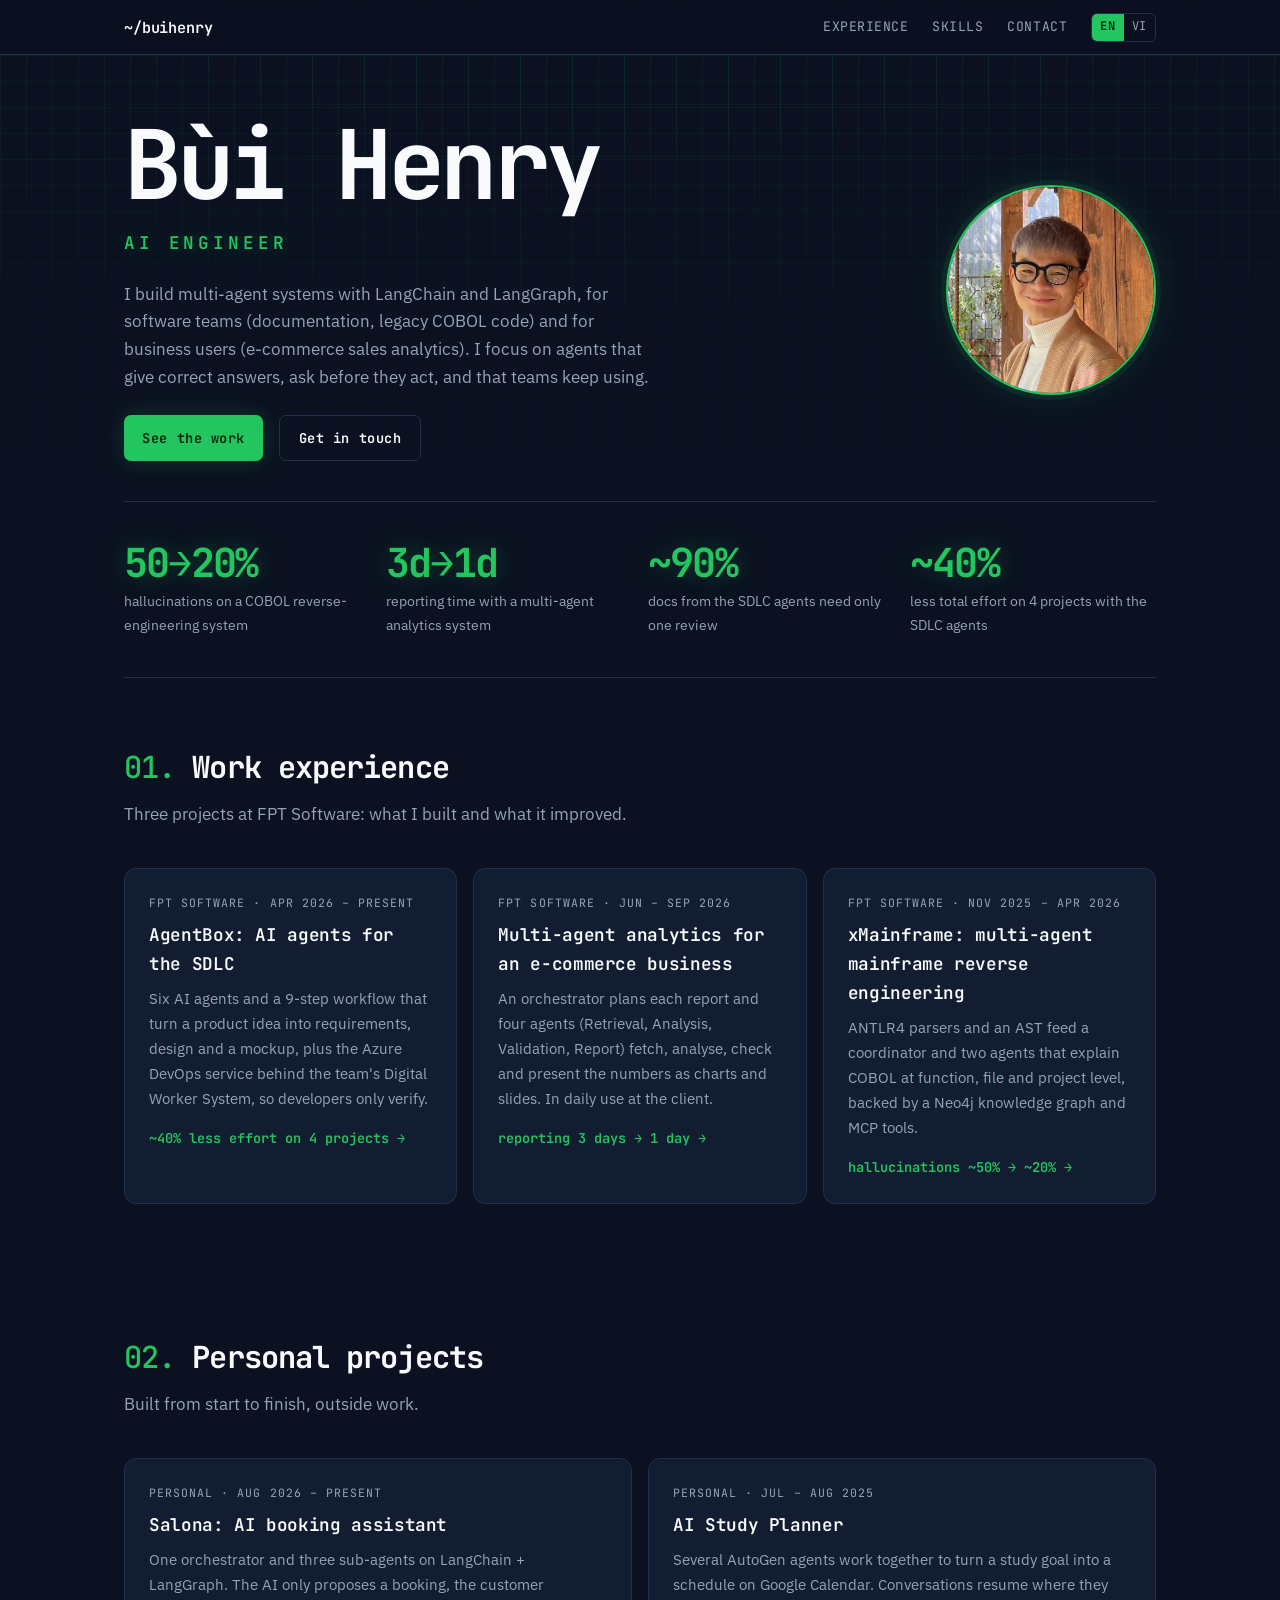
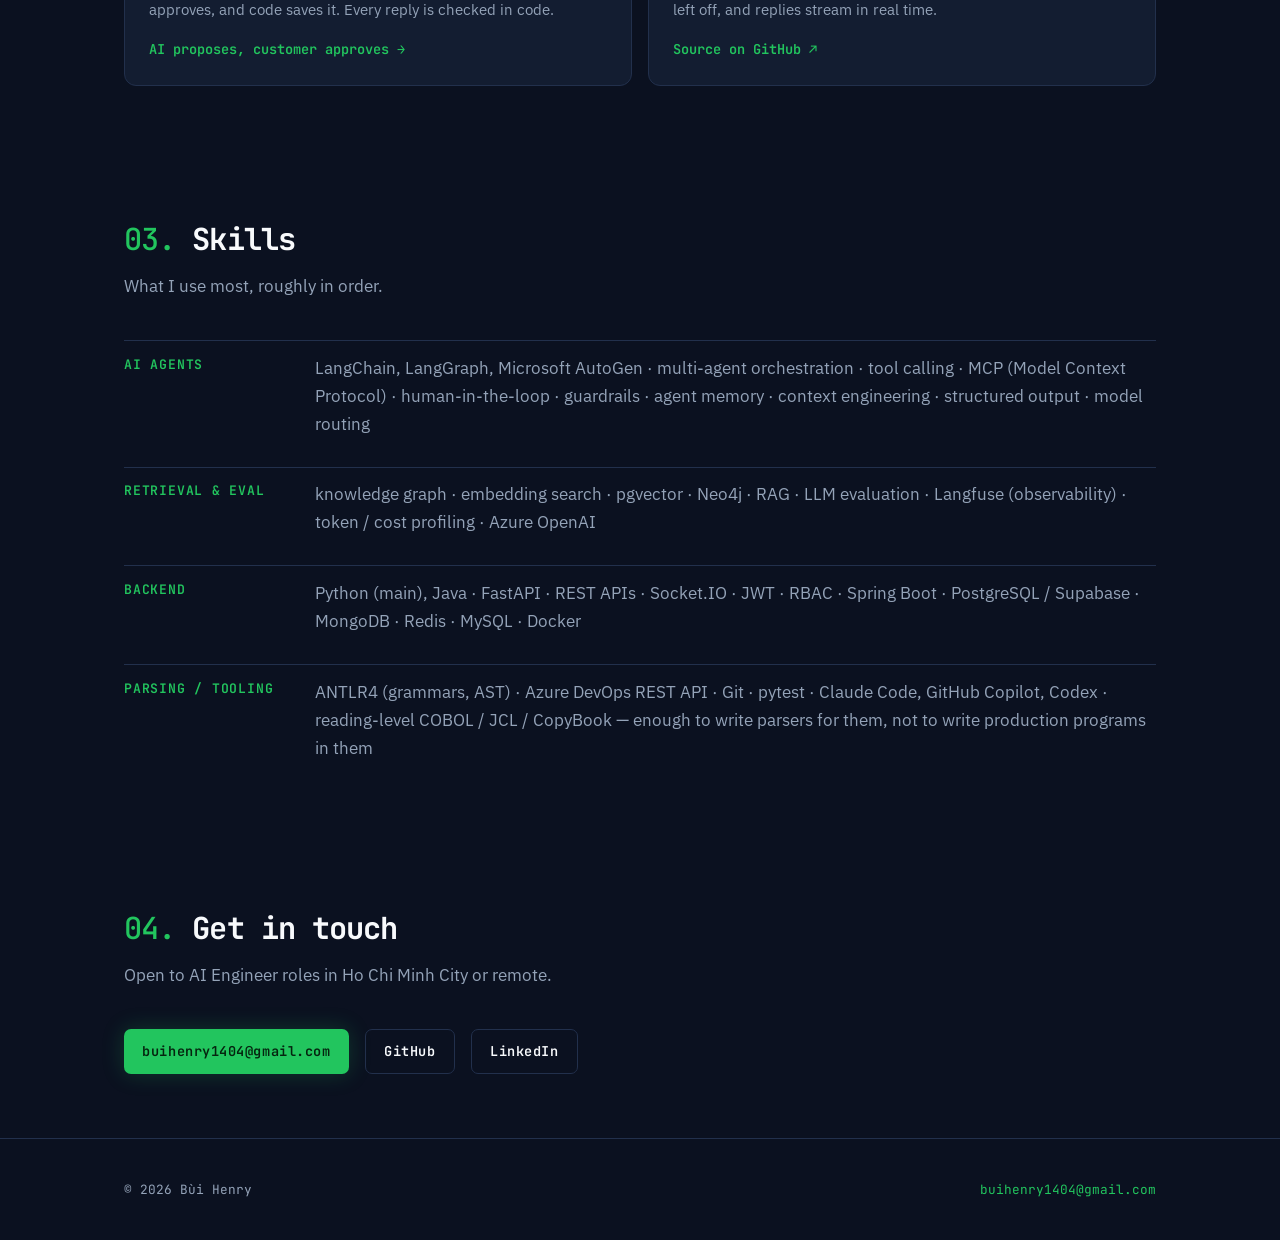
<file: index.html>
<!doctype html>
<html lang="en">
<head>
<meta charset="utf-8">
<meta name="viewport" content="width=device-width, initial-scale=1">
<title>Bùi Henry — AI Engineer</title>
<meta name="description" content="AI Engineer building LLM agents for real software-development problems: multi-agent orchestration, MCP tools, retrieval, human-in-the-loop and guardrails. Python, LangChain, LangGraph.">
<meta property="og:title" content="Bùi Henry — AI Engineer">
<meta property="og:description" content="AI Engineer building LLM agents for real software-development problems: multi-agent orchestration, MCP tools, retrieval, human-in-the-loop and guardrails. Python, LangChain, LangGraph.">
<meta property="og:type" content="website">
<meta property="og:url" content="https://buihenry1404.github.io">
<meta property="og:image" content="https://buihenry1404.github.io/assets/henry.jpg">
<link rel="canonical" href="https://buihenry1404.github.io">
<link rel="alternate" hreflang="en" href="https://buihenry1404.github.io">
<link rel="alternate" hreflang="vi" href="https://buihenry1404.github.io/vi">
<link rel="icon" href="data:image/svg+xml,<svg xmlns='http://www.w3.org/2000/svg' viewBox='0 0 100 100'><rect width='100' height='100' rx='18' fill='%230B1120'/><text x='50' y='72' font-size='64' font-family='monospace' font-weight='bold' fill='%2322C55E' text-anchor='middle'>H</text></svg>">
<link rel="stylesheet" href="assets/style.css">
<noscript><style>.reveal{opacity:1!important;transform:none!important}</style></noscript>
</head>
<body>

<nav class="nav">
  <div class="wrap nav__inner">
    <a class="nav__home" href="./">~/buihenry</a>
    <div class="nav__links">
      <a href="./#work">Experience</a>
      <a href="./#skills">Skills</a>
      <a href="./#contact">Contact</a>
      <span class="lang"><a href="./" hreflang="en" aria-current="true">EN</a><a href="vi/" hreflang="vi">VI</a></span>
    </div>
  </div>
</nav>

<header class="hero">
  <div class="wrap hero__grid">
    <div>
      <h1>Bùi Henry</h1>
      <div class="hero__role">AI ENGINEER</div>
      <p class="hero__lede">I build multi-agent systems with LangChain and LangGraph, for software teams (documentation, legacy COBOL code) and for business users (e-commerce sales analytics). I focus on agents that give correct answers, ask before they act, and that teams keep using.</p>
      <div class="btns">
        <a class="btn btn--primary" href="#work">See the work</a>
        <a class="btn btn--ghost" href="#contact">Get in touch</a>
      </div>
    </div>
    <picture>
      <source srcset="assets/henry.webp" type="image/webp">
      <img class="hero__photo" src="assets/henry.jpg" width="640" height="640" alt="Bùi Henry">
    </picture>
  </div>
</header>

<div class="wrap">
  <div class="stats reveal">
    <div class="stat">
      <div class="stat__n">50→20%</div>
      <div class="stat__l">hallucinations on a COBOL reverse-engineering system</div>
    </div>
    <div class="stat">
      <div class="stat__n">3d→1d</div>
      <div class="stat__l">reporting time with a multi-agent analytics system</div>
    </div>
    <div class="stat">
      <div class="stat__n">~90%</div>
      <div class="stat__l">docs from the SDLC agents need only one review</div>
    </div>
    <div class="stat">
      <div class="stat__n">~40%</div>
      <div class="stat__l">less total effort on 4 projects with the SDLC agents</div>
    </div>
  </div>
</div>

<section id="work">
  <div class="wrap">
    <h2 class="h2" data-n="01.">Work experience</h2>
    <p class="sub">Three projects at FPT Software: what I built and what it improved.</p>
    <div class="cards">

      <a class="card reveal" href="projects/sdlc-platform.html">
        <div class="card__meta">FPT Software · Apr 2026 – present</div>
        <div class="card__t">AgentBox: AI agents for the SDLC</div>
        <p class="card__d">Six AI agents and a 9-step workflow that turn a product idea into requirements, design and a mockup, plus the Azure DevOps service behind the team's Digital Worker System, so developers only verify.</p>
        <div class="card__k">~40% less effort on 4 projects →</div>
      </a>

      <a class="card reveal" href="projects/ecommerce-analytics.html">
        <div class="card__meta">FPT Software · Jun – Sep 2026</div>
        <div class="card__t">Multi-agent analytics for an e-commerce business</div>
        <p class="card__d">An orchestrator plans each report and four agents (Retrieval, Analysis, Validation, Report) fetch, analyse, check and present the numbers as charts and slides. In daily use at the client.</p>
        <div class="card__k">reporting 3 days → 1 day →</div>
      </a>

      <a class="card reveal" href="projects/mainframe-agent.html">
        <div class="card__meta">FPT Software · Nov 2025 – Apr 2026</div>
        <div class="card__t">xMainframe: multi-agent mainframe reverse engineering</div>
        <p class="card__d">ANTLR4 parsers and an AST feed a coordinator and two agents that explain COBOL at function, file and project level, backed by a Neo4j knowledge graph and MCP tools.</p>
        <div class="card__k">hallucinations ~50% → ~20% →</div>
      </a>
    </div>
  </div>
</section>

<section id="personal">
  <div class="wrap">
    <h2 class="h2" data-n="02.">Personal projects</h2>
    <p class="sub">Built from start to finish, outside work.</p>
    <div class="cards">

      <a class="card reveal" href="projects/salona.html">
        <div class="card__meta">Personal · Aug 2026 – present</div>
        <div class="card__t">Salona: AI booking assistant</div>
        <p class="card__d">One orchestrator and three sub-agents on LangChain + LangGraph. The AI only proposes a booking, the customer approves, and code saves it. Every reply is checked in code.</p>
        <div class="card__k">AI proposes, customer approves →</div>
      </a>

      <a class="card reveal" href="https://github.com/BuiHenry1404/ai-agent-study-planning" target="_blank" rel="noopener">
        <div class="card__meta">Personal · Jul – Aug 2025</div>
        <div class="card__t">AI Study Planner</div>
        <p class="card__d">Several AutoGen agents work together to turn a study goal into a schedule on Google Calendar. Conversations resume where they left off, and replies stream in real time.</p>
        <div class="card__k">Source on GitHub ↗</div>
      </a>
    </div>
  </div>
</section>

<section id="skills">
  <div class="wrap">
    <h2 class="h2" data-n="03.">Skills</h2>
    <p class="sub">What I use most, roughly in order.</p>
    <div class="skills">
      <div class="skill">
        <div class="skill__k">AI agents</div>
        <div class="skill__v">LangChain, LangGraph, Microsoft AutoGen · multi-agent orchestration · tool calling · MCP (Model Context Protocol) · human-in-the-loop · guardrails · agent memory · context engineering · structured output · model routing</div>
      </div>
      <div class="skill">
        <div class="skill__k">Retrieval &amp; eval</div>
        <div class="skill__v">knowledge graph · embedding search · pgvector · Neo4j · RAG · LLM evaluation · Langfuse (observability) · token / cost profiling · Azure OpenAI</div>
      </div>
      <div class="skill">
        <div class="skill__k">Backend</div>
        <div class="skill__v">Python (main), Java · FastAPI · REST APIs · Socket.IO · JWT · RBAC · Spring Boot · PostgreSQL / Supabase · MongoDB · Redis · MySQL · Docker</div>
      </div>
      <div class="skill">
        <div class="skill__k">Parsing / tooling</div>
        <div class="skill__v">ANTLR4 (grammars, AST) · Azure DevOps REST API · Git · pytest · Claude Code, GitHub Copilot, Codex · reading-level COBOL / JCL / CopyBook — enough to write parsers for them, not to write production programs in them</div>
      </div>
    </div>
  </div>
</section>

<section id="contact">
  <div class="wrap">
    <h2 class="h2" data-n="04.">Get in touch</h2>
    <p class="sub">Open to AI Engineer roles in Ho Chi Minh City or remote.</p>
    <div class="btns">
      <a class="btn btn--primary" href="https://mail.google.com/mail/?view=cm&amp;fs=1&amp;to=buihenry1404@gmail.com&amp;su=Opportunity%20for%20B%C3%B9i%20Henry" target="_blank" rel="noopener">buihenry1404@gmail.com</a>
      <a class="btn btn--ghost" href="https://github.com/BuiHenry1404" rel="me">GitHub</a>
      <a class="btn btn--ghost" href="https://www.linkedin.com/in/b%C3%B9i-henry-936290297/" rel="me">LinkedIn</a>
    </div>
  </div>
</section>

<footer>
  <div class="wrap">
    <span>© 2026 Bùi Henry</span>
    <span><a href="https://mail.google.com/mail/?view=cm&amp;fs=1&amp;to=buihenry1404@gmail.com&amp;su=Opportunity%20for%20B%C3%B9i%20Henry" target="_blank" rel="noopener">buihenry1404@gmail.com</a></span>
  </div>
</footer>

<script>
(function () {
  var rm = window.matchMedia('(prefers-reduced-motion: reduce)').matches;
  var els = document.querySelectorAll('.reveal');
  if (!rm && 'IntersectionObserver' in window) {
    var io = new IntersectionObserver(function (es) {
      es.forEach(function (e) { if (e.isIntersecting) { e.target.classList.add('in'); io.unobserve(e.target); } });
    }, { rootMargin: '0px 0px -10% 0px' });
    els.forEach(function (el) { io.observe(el); });
  } else {
    els.forEach(function (el) { el.classList.add('in'); });
  }

})();
</script>
</body>
</html>
</file>
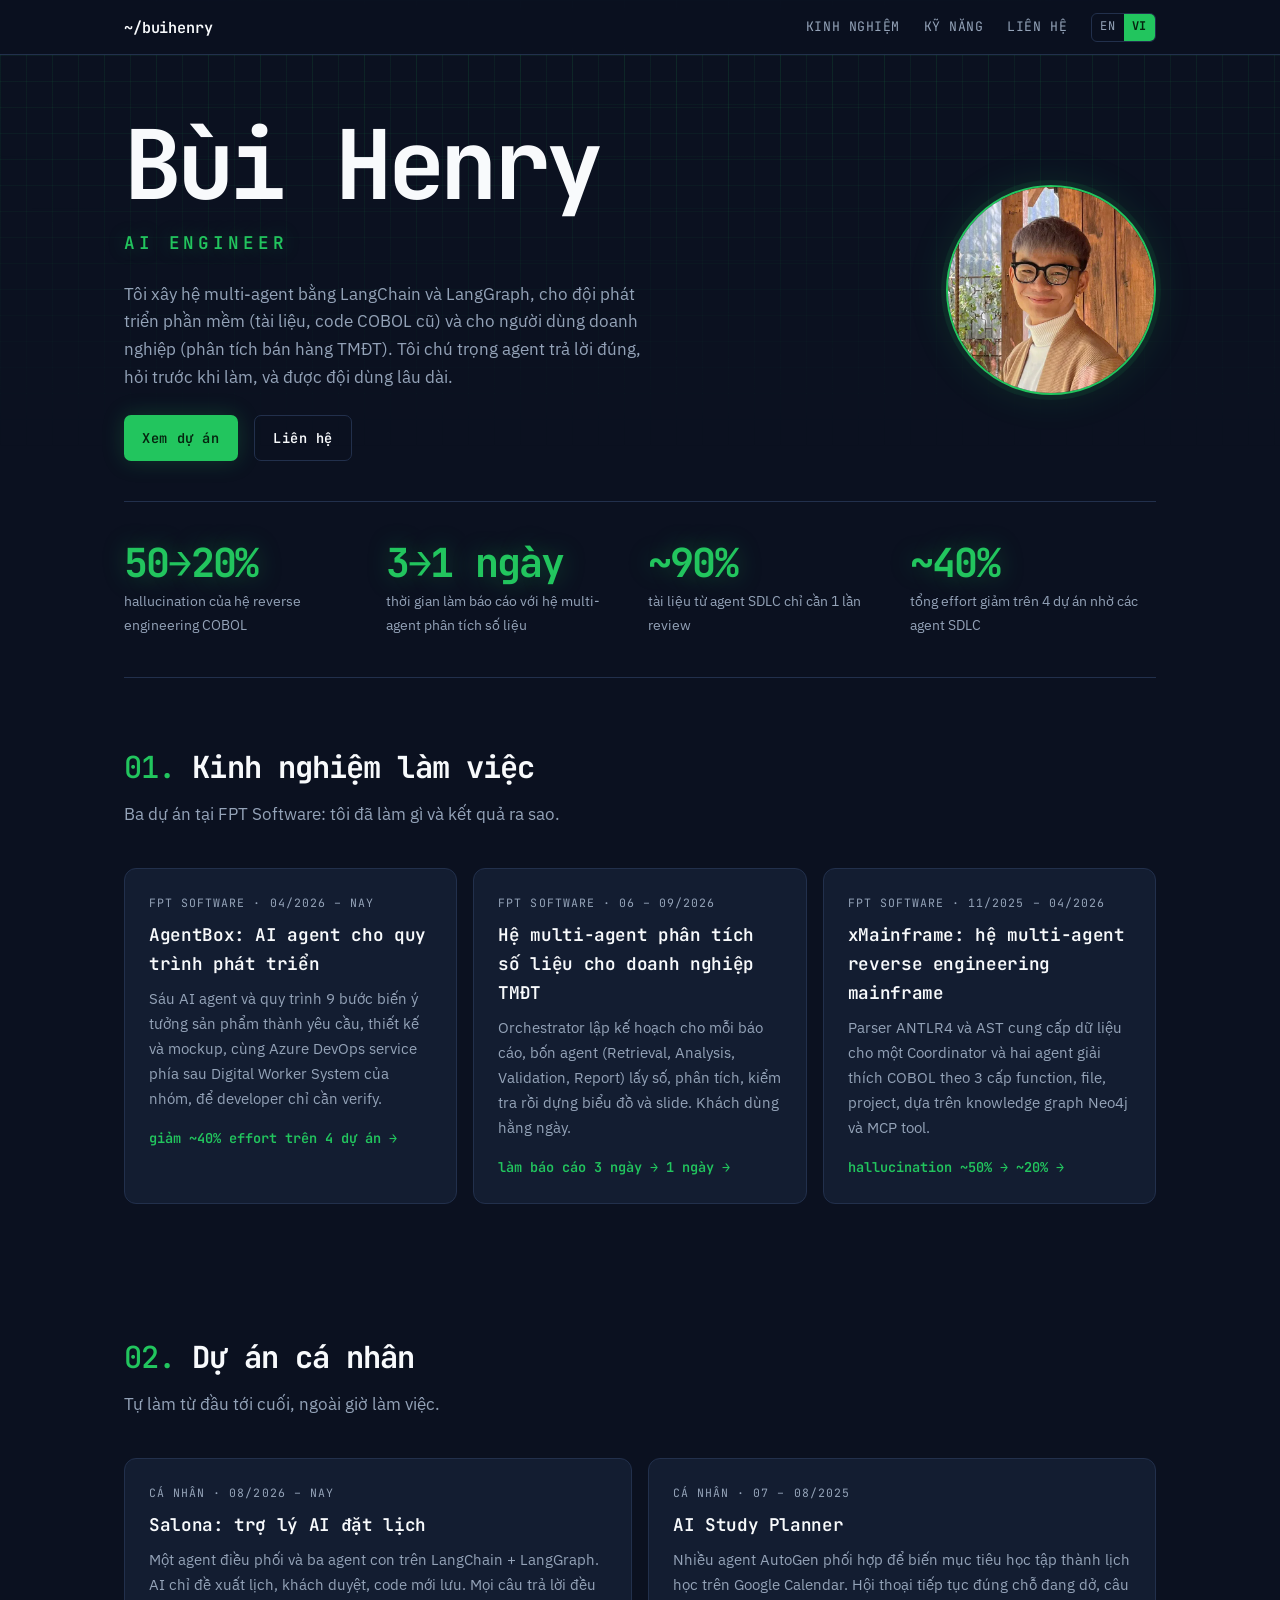
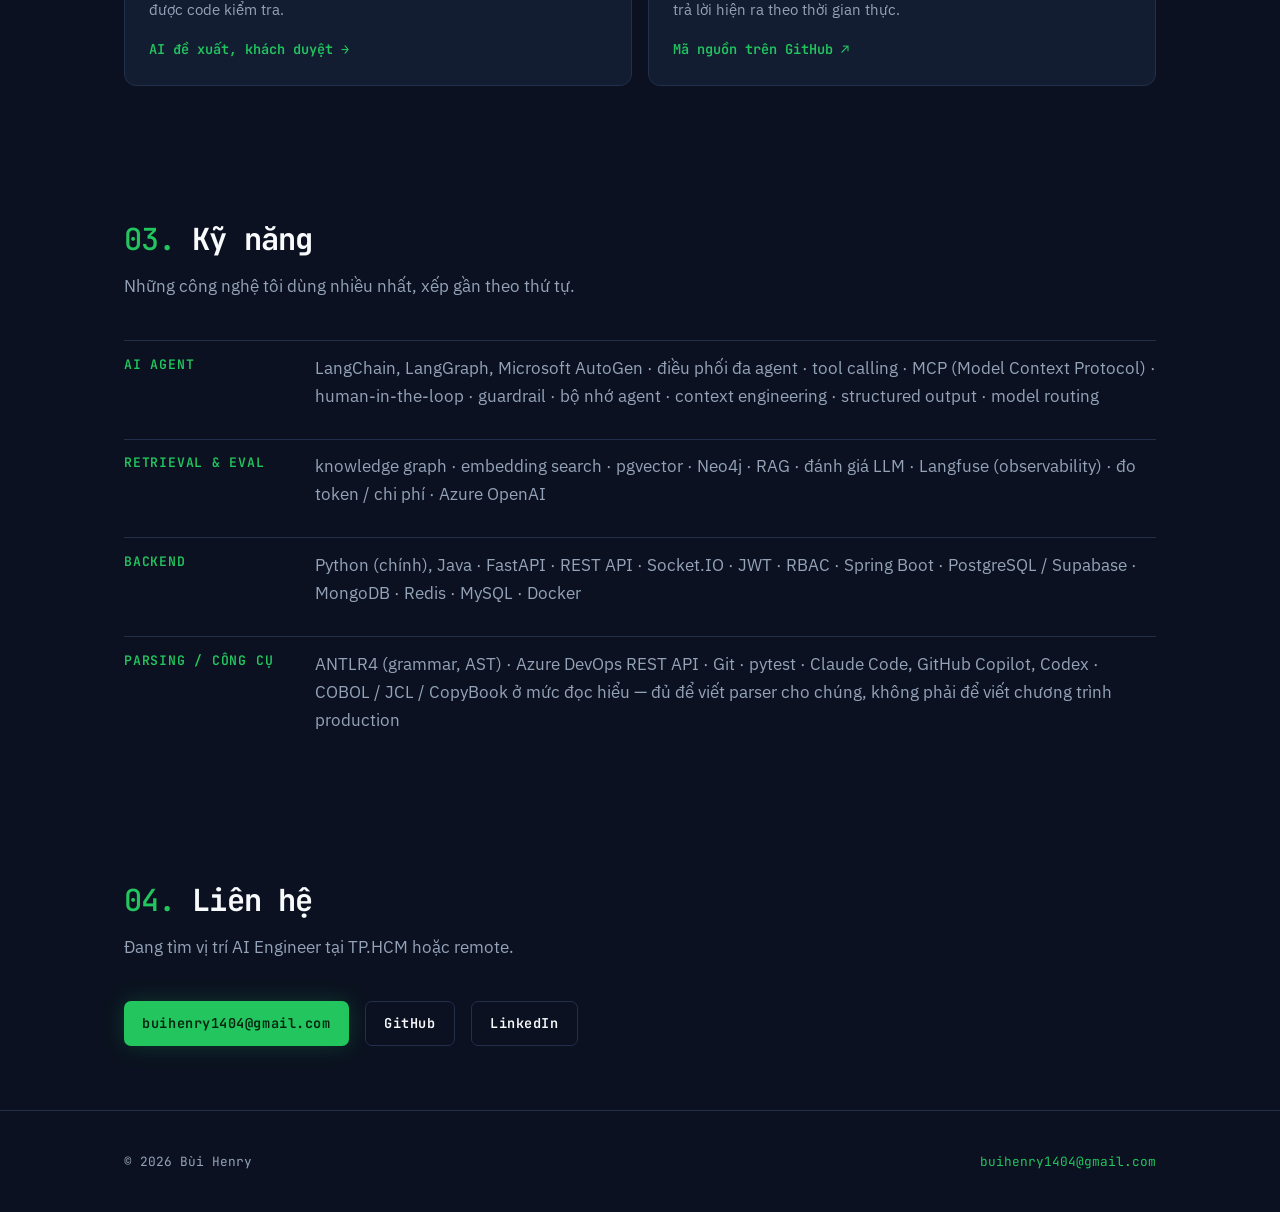
<file: vi/index.html>
<!doctype html>
<html lang="vi">
<head>
<meta charset="utf-8">
<meta name="viewport" content="width=device-width, initial-scale=1">
<title>Bùi Henry — AI Engineer</title>
<meta name="description" content="AI Engineer xây dựng LLM agent cho bài toán thực tế trong phát triển phần mềm: điều phối đa agent, MCP tool, retrieval, human-in-the-loop và guardrail. Python, LangChain, LangGraph.">
<meta property="og:title" content="Bùi Henry — AI Engineer">
<meta property="og:description" content="AI Engineer xây dựng LLM agent cho bài toán thực tế trong phát triển phần mềm: điều phối đa agent, MCP tool, retrieval, human-in-the-loop và guardrail. Python, LangChain, LangGraph.">
<meta property="og:type" content="website">
<meta property="og:url" content="https://buihenry1404.github.io/vi">
<meta property="og:image" content="https://buihenry1404.github.io/assets/henry.jpg">
<link rel="canonical" href="https://buihenry1404.github.io/vi">
<link rel="alternate" hreflang="vi" href="https://buihenry1404.github.io/vi">
<link rel="alternate" hreflang="en" href="https://buihenry1404.github.io">
<link rel="icon" href="data:image/svg+xml,<svg xmlns='http://www.w3.org/2000/svg' viewBox='0 0 100 100'><rect width='100' height='100' rx='18' fill='%230B1120'/><text x='50' y='72' font-size='64' font-family='monospace' font-weight='bold' fill='%2322C55E' text-anchor='middle'>H</text></svg>">
<link rel="stylesheet" href="../assets/style.css">
<noscript><style>.reveal{opacity:1!important;transform:none!important}</style></noscript>
</head>
<body>

<nav class="nav">
  <div class="wrap nav__inner">
    <a class="nav__home" href="./">~/buihenry</a>
    <div class="nav__links">
      <a href="./#work">Kinh nghiệm</a>
      <a href="./#skills">Kỹ năng</a>
      <a href="./#contact">Liên hệ</a>
      <span class="lang"><a href="../" hreflang="en">EN</a><a href="./" hreflang="vi" aria-current="true">VI</a></span>
    </div>
  </div>
</nav>

<header class="hero">
  <div class="wrap hero__grid">
    <div>
      <h1>Bùi Henry</h1>
      <div class="hero__role">AI ENGINEER</div>
      <p class="hero__lede">Tôi xây hệ multi-agent bằng LangChain và LangGraph, cho đội phát triển phần mềm (tài liệu, code COBOL cũ) và cho người dùng doanh nghiệp (phân tích bán hàng TMĐT). Tôi chú trọng agent trả lời đúng, hỏi trước khi làm, và được đội dùng lâu dài.</p>
      <div class="btns">
        <a class="btn btn--primary" href="#work">Xem dự án</a>
        <a class="btn btn--ghost" href="#contact">Liên hệ</a>
      </div>
    </div>
    <picture>
      <source srcset="../assets/henry.webp" type="image/webp">
      <img class="hero__photo" src="../assets/henry.jpg" width="640" height="640" alt="Bùi Henry">
    </picture>
  </div>
</header>

<div class="wrap">
  <div class="stats reveal">
    <div class="stat">
      <div class="stat__n">50→20%</div>
      <div class="stat__l">hallucination của hệ reverse engineering COBOL</div>
    </div>
    <div class="stat">
      <div class="stat__n">3→1 ngày</div>
      <div class="stat__l">thời gian làm báo cáo với hệ multi-agent phân tích số liệu</div>
    </div>
    <div class="stat">
      <div class="stat__n">~90%</div>
      <div class="stat__l">tài liệu từ agent SDLC chỉ cần 1 lần review</div>
    </div>
    <div class="stat">
      <div class="stat__n">~40%</div>
      <div class="stat__l">tổng effort giảm trên 4 dự án nhờ các agent SDLC</div>
    </div>
  </div>
</div>

<section id="work">
  <div class="wrap">
    <h2 class="h2" data-n="01.">Kinh nghiệm làm việc</h2>
    <p class="sub">Ba dự án tại FPT Software: tôi đã làm gì và kết quả ra sao.</p>
    <div class="cards">

      <a class="card reveal" href="projects/sdlc-platform.html">
        <div class="card__meta">FPT Software · 04/2026 – nay</div>
        <div class="card__t">AgentBox: AI agent cho quy trình phát triển</div>
        <p class="card__d">Sáu AI agent và quy trình 9 bước biến ý tưởng sản phẩm thành yêu cầu, thiết kế và mockup, cùng Azure DevOps service phía sau Digital Worker System của nhóm, để developer chỉ cần verify.</p>
        <div class="card__k">giảm ~40% effort trên 4 dự án →</div>
      </a>

      <a class="card reveal" href="projects/ecommerce-analytics.html">
        <div class="card__meta">FPT Software · 06 – 09/2026</div>
        <div class="card__t">Hệ multi-agent phân tích số liệu cho doanh nghiệp TMĐT</div>
        <p class="card__d">Orchestrator lập kế hoạch cho mỗi báo cáo, bốn agent (Retrieval, Analysis, Validation, Report) lấy số, phân tích, kiểm tra rồi dựng biểu đồ và slide. Khách dùng hằng ngày.</p>
        <div class="card__k">làm báo cáo 3 ngày → 1 ngày →</div>
      </a>

      <a class="card reveal" href="projects/mainframe-agent.html">
        <div class="card__meta">FPT Software · 11/2025 – 04/2026</div>
        <div class="card__t">xMainframe: hệ multi-agent reverse engineering mainframe</div>
        <p class="card__d">Parser ANTLR4 và AST cung cấp dữ liệu cho một Coordinator và hai agent giải thích COBOL theo 3 cấp function, file, project, dựa trên knowledge graph Neo4j và MCP tool.</p>
        <div class="card__k">hallucination ~50% → ~20% →</div>
      </a>
    </div>
  </div>
</section>

<section id="personal">
  <div class="wrap">
    <h2 class="h2" data-n="02.">Dự án cá nhân</h2>
    <p class="sub">Tự làm từ đầu tới cuối, ngoài giờ làm việc.</p>
    <div class="cards">

      <a class="card reveal" href="projects/salona.html">
        <div class="card__meta">Cá nhân · 08/2026 – nay</div>
        <div class="card__t">Salona: trợ lý AI đặt lịch</div>
        <p class="card__d">Một agent điều phối và ba agent con trên LangChain + LangGraph. AI chỉ đề xuất lịch, khách duyệt, code mới lưu. Mọi câu trả lời đều được code kiểm tra.</p>
        <div class="card__k">AI đề xuất, khách duyệt →</div>
      </a>

      <a class="card reveal" href="https://github.com/BuiHenry1404/ai-agent-study-planning" target="_blank" rel="noopener">
        <div class="card__meta">Cá nhân · 07 – 08/2025</div>
        <div class="card__t">AI Study Planner</div>
        <p class="card__d">Nhiều agent AutoGen phối hợp để biến mục tiêu học tập thành lịch học trên Google Calendar. Hội thoại tiếp tục đúng chỗ đang dở, câu trả lời hiện ra theo thời gian thực.</p>
        <div class="card__k">Mã nguồn trên GitHub ↗</div>
      </a>
    </div>
  </div>
</section>

<section id="skills">
  <div class="wrap">
    <h2 class="h2" data-n="03.">Kỹ năng</h2>
    <p class="sub">Những công nghệ tôi dùng nhiều nhất, xếp gần theo thứ tự.</p>
    <div class="skills">
      <div class="skill">
        <div class="skill__k">AI agent</div>
        <div class="skill__v">LangChain, LangGraph, Microsoft AutoGen · điều phối đa agent · tool calling · MCP (Model Context Protocol) · human-in-the-loop · guardrail · bộ nhớ agent · context engineering · structured output · model routing</div>
      </div>
      <div class="skill">
        <div class="skill__k">Retrieval &amp; eval</div>
        <div class="skill__v">knowledge graph · embedding search · pgvector · Neo4j · RAG · đánh giá LLM · Langfuse (observability) · đo token / chi phí · Azure OpenAI</div>
      </div>
      <div class="skill">
        <div class="skill__k">Backend</div>
        <div class="skill__v">Python (chính), Java · FastAPI · REST API · Socket.IO · JWT · RBAC · Spring Boot · PostgreSQL / Supabase · MongoDB · Redis · MySQL · Docker</div>
      </div>
      <div class="skill">
        <div class="skill__k">Parsing / công cụ</div>
        <div class="skill__v">ANTLR4 (grammar, AST) · Azure DevOps REST API · Git · pytest · Claude Code, GitHub Copilot, Codex · COBOL / JCL / CopyBook ở mức đọc hiểu — đủ để viết parser cho chúng, không phải để viết chương trình production</div>
      </div>
    </div>
  </div>
</section>

<section id="contact">
  <div class="wrap">
    <h2 class="h2" data-n="04.">Liên hệ</h2>
    <p class="sub">Đang tìm vị trí AI Engineer tại TP.HCM hoặc remote.</p>
    <div class="btns">
      <a class="btn btn--primary" href="https://mail.google.com/mail/?view=cm&amp;fs=1&amp;to=buihenry1404@gmail.com&amp;su=Opportunity%20for%20B%C3%B9i%20Henry" target="_blank" rel="noopener">buihenry1404@gmail.com</a>
      <a class="btn btn--ghost" href="https://github.com/BuiHenry1404" rel="me">GitHub</a>
      <a class="btn btn--ghost" href="https://www.linkedin.com/in/b%C3%B9i-henry-936290297/" rel="me">LinkedIn</a>
    </div>
  </div>
</section>

<footer>
  <div class="wrap">
    <span>© 2026 Bùi Henry</span>
    <span><a href="https://mail.google.com/mail/?view=cm&amp;fs=1&amp;to=buihenry1404@gmail.com&amp;su=Opportunity%20for%20B%C3%B9i%20Henry" target="_blank" rel="noopener">buihenry1404@gmail.com</a></span>
  </div>
</footer>

<script>
(function () {
  var rm = window.matchMedia('(prefers-reduced-motion: reduce)').matches;
  var els = document.querySelectorAll('.reveal');
  if (!rm && 'IntersectionObserver' in window) {
    var io = new IntersectionObserver(function (es) {
      es.forEach(function (e) { if (e.isIntersecting) { e.target.classList.add('in'); io.unobserve(e.target); } });
    }, { rootMargin: '0px 0px -10% 0px' });
    els.forEach(function (el) { io.observe(el); });
  } else {
    els.forEach(function (el) { el.classList.add('in'); });
  }

})();
</script>
</body>
</html>
</file>
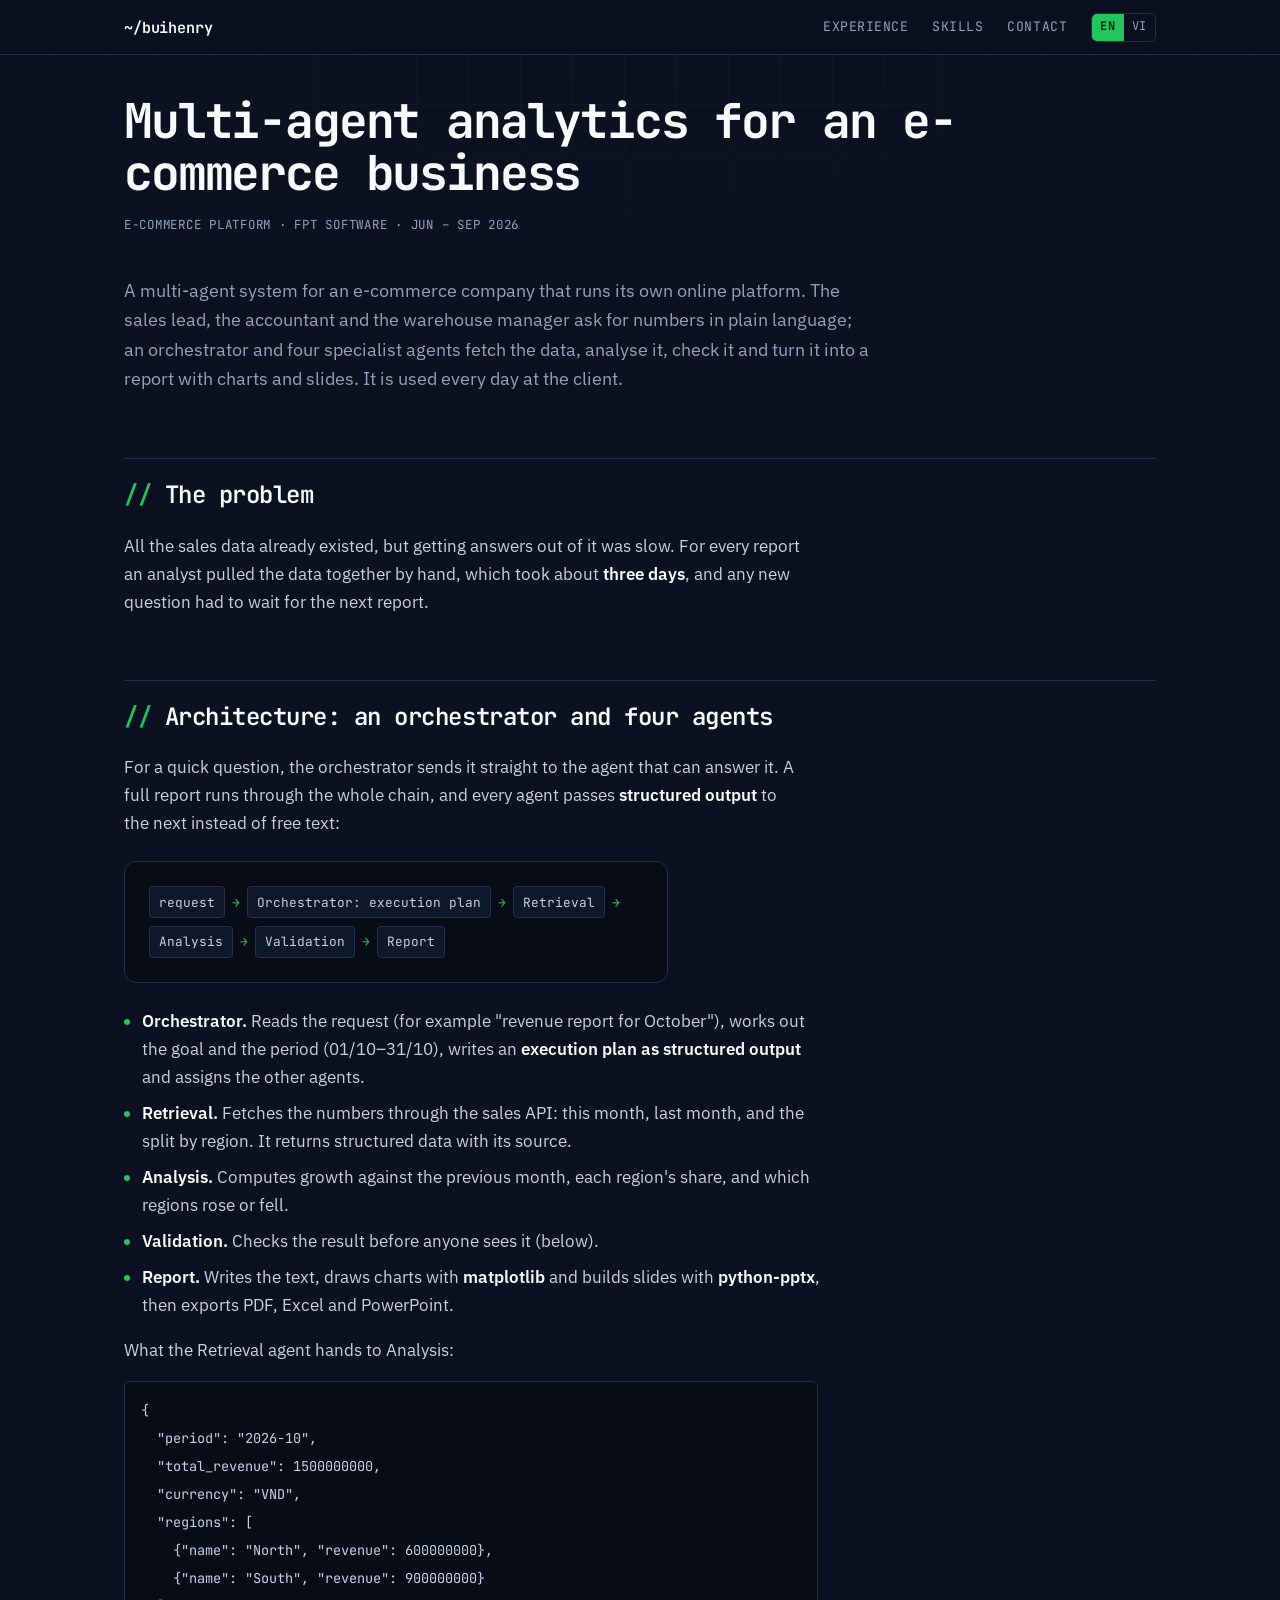
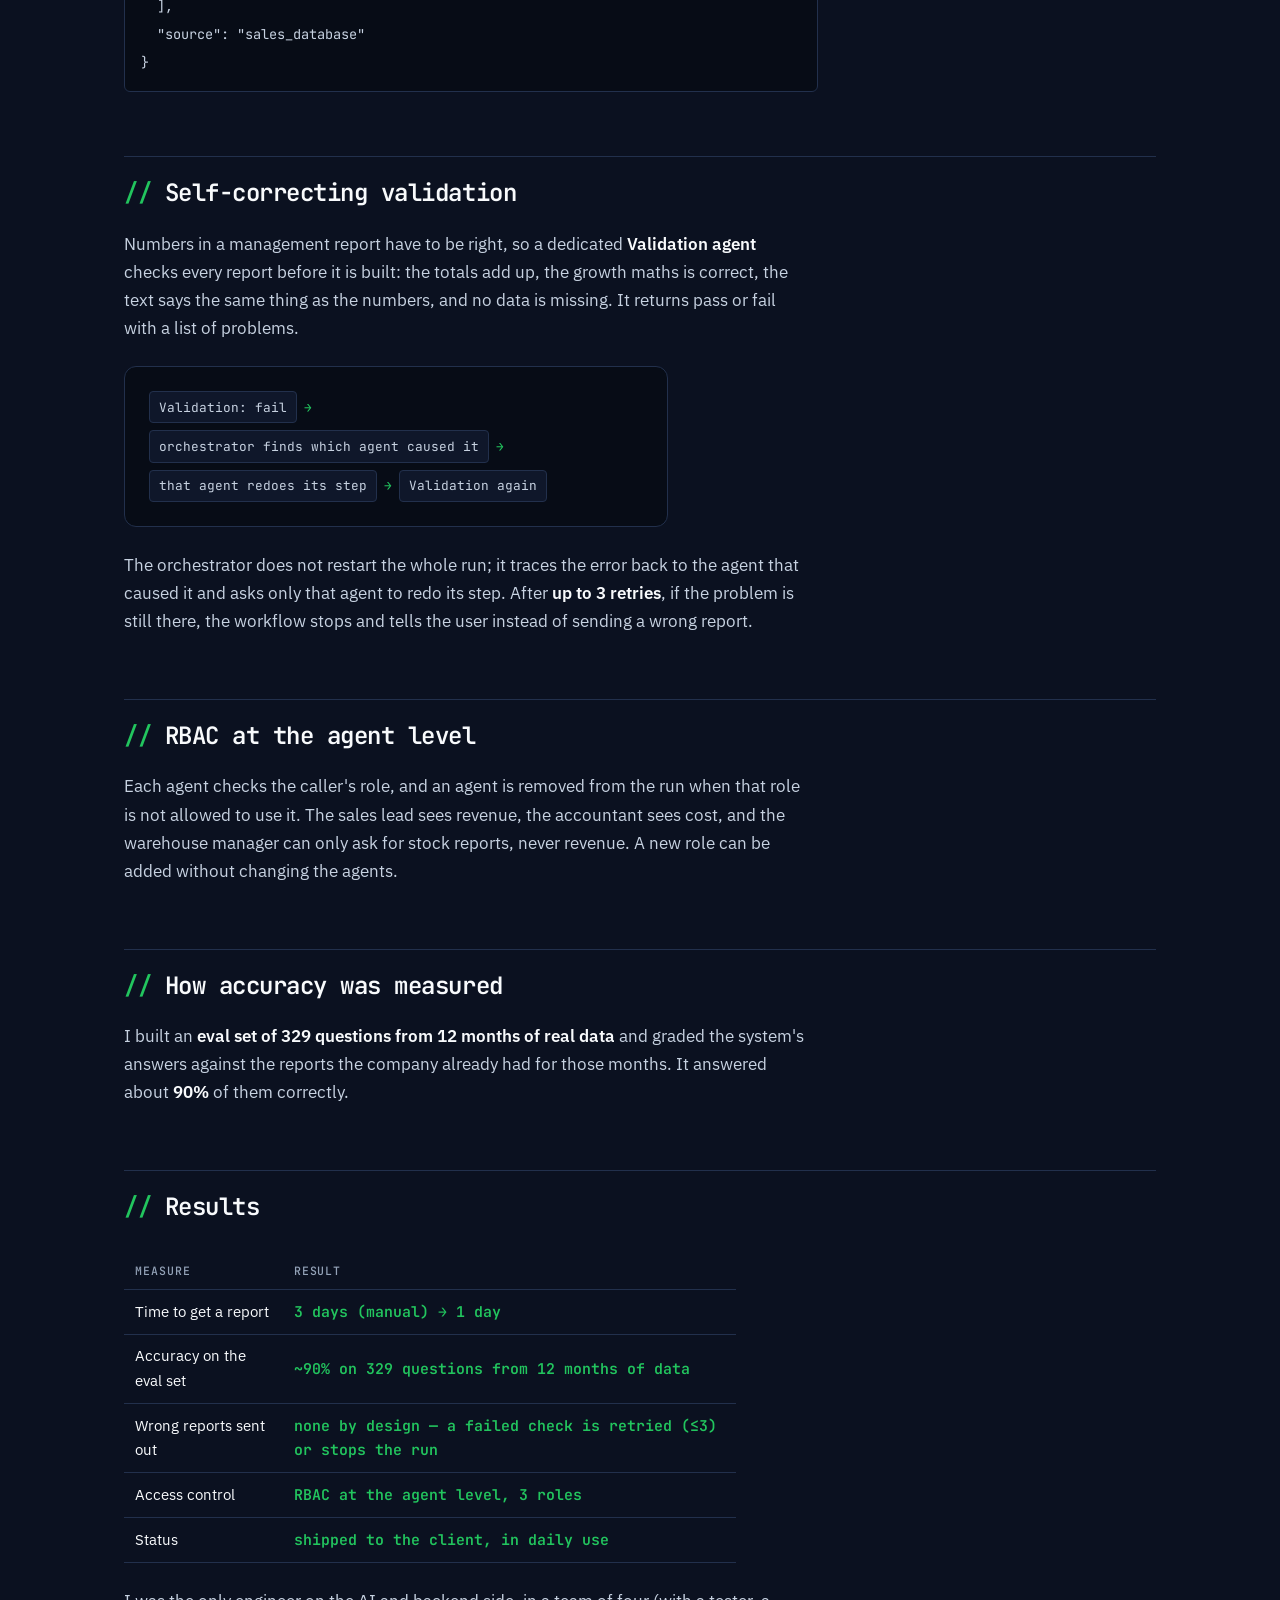
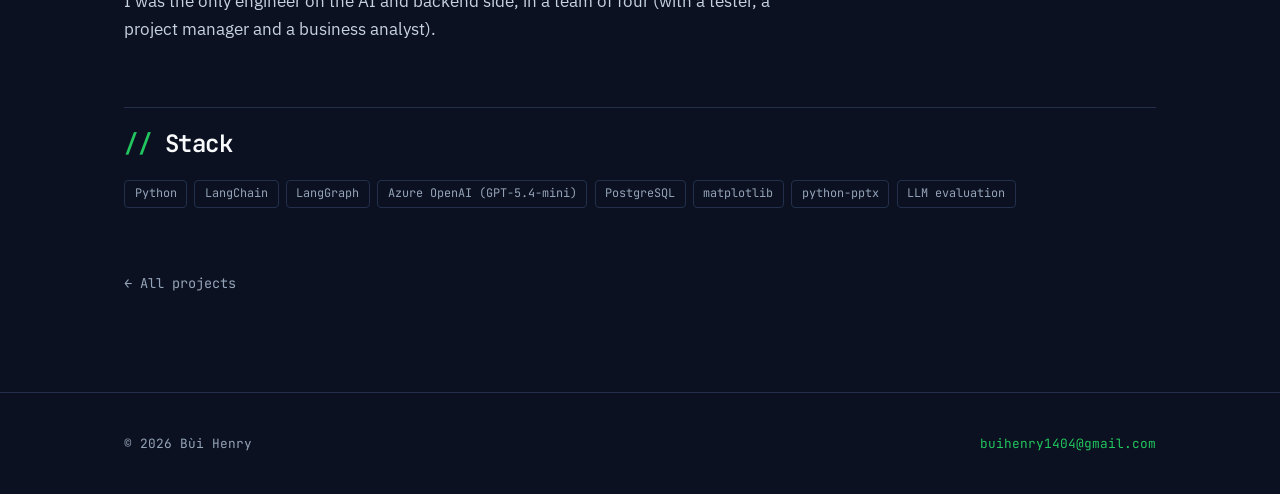
<file: projects/ecommerce-analytics.html>
<!doctype html>
<html lang="en">
<head>
<meta charset="utf-8">
<meta name="viewport" content="width=device-width, initial-scale=1">
<title>Multi-agent analytics for an e-commerce business · Bùi Henry</title>
<meta name="description" content="An orchestrator and four agents (Retrieval, Analysis, Validation, Report) turn a manager's request into a checked report with charts and slides. Reporting went from 3 days to 1, with ~90% accuracy on a 329-question eval.">
<meta property="og:title" content="Multi-agent analytics for an e-commerce business · Bùi Henry">
<meta property="og:description" content="An orchestrator and four agents (Retrieval, Analysis, Validation, Report) turn a manager's request into a checked report with charts and slides. Reporting went from 3 days to 1, with ~90% accuracy on a 329-question eval.">
<meta property="og:type" content="website">
<meta property="og:url" content="https://buihenry1404.github.io/projects/ecommerce-analytics.html">
<meta property="og:image" content="https://buihenry1404.github.io/assets/henry.jpg">
<link rel="canonical" href="https://buihenry1404.github.io/projects/ecommerce-analytics.html">
<link rel="alternate" hreflang="en" href="https://buihenry1404.github.io/projects/ecommerce-analytics.html">
<link rel="alternate" hreflang="vi" href="https://buihenry1404.github.io/vi/projects/ecommerce-analytics.html">
<link rel="icon" href="data:image/svg+xml,<svg xmlns='http://www.w3.org/2000/svg' viewBox='0 0 100 100'><rect width='100' height='100' rx='18' fill='%230B1120'/><text x='50' y='72' font-size='64' font-family='monospace' font-weight='bold' fill='%2322C55E' text-anchor='middle'>H</text></svg>">
<link rel="stylesheet" href="../assets/style.css">
<noscript><style>.reveal{opacity:1!important;transform:none!important}</style></noscript>
</head>
<body>

<nav class="nav">
  <div class="wrap nav__inner">
    <a class="nav__home" href="../">~/buihenry</a>
    <div class="nav__links">
      <a href="../#work">Experience</a>
      <a href="../#skills">Skills</a>
      <a href="../#contact">Contact</a>
      <span class="lang"><a href="../" hreflang="en" aria-current="true">EN</a><a href="../vi/projects/ecommerce-analytics.html" hreflang="vi">VI</a></span>
    </div>
  </div>
</nav>

<article class="wrap article">
  <h1>Multi-agent analytics for an e-commerce business</h1>
  <div class="article__meta">E-commerce platform · FPT Software · Jun – Sep 2026</div>

<p class="lead">
    A multi-agent system for an e-commerce company that runs its own online platform. The sales
    lead, the accountant and the warehouse manager ask for numbers in plain language; an
    orchestrator and four specialist agents fetch the data, analyse it, check it and turn it into a
    report with charts and slides. It is used every day at the client.
  </p>

  <h2>The problem</h2>
  <p>
    All the sales data already existed, but getting answers out of it was slow. For every report an
    analyst pulled the data together by hand, which took about <strong>three days</strong>, and any
    new question had to wait for the next report.
  </p>

  <h2>Architecture: an orchestrator and four agents</h2>
  <p>
    For a quick question, the orchestrator sends it straight to the agent that can answer it. A full
    report runs through the whole chain, and every agent passes <strong>structured output</strong>
    to the next instead of free text:
  </p>
  <div class="flow">
    <span>request</span> <b>→</b>
    <span>Orchestrator: execution plan</span> <b>→</b>
    <span>Retrieval</span> <b>→</b>
    <span>Analysis</span> <b>→</b>
    <span>Validation</span> <b>→</b>
    <span>Report</span>
  </div>
  <ul>
    <li><strong>Orchestrator.</strong> Reads the request (for example "revenue report for October"), works out the goal and the period (01/10–31/10), writes an <strong>execution plan as structured output</strong> and assigns the other agents.</li>
    <li><strong>Retrieval.</strong> Fetches the numbers through the sales API: this month, last month, and the split by region. It returns structured data with its source.</li>
    <li><strong>Analysis.</strong> Computes growth against the previous month, each region's share, and which regions rose or fell.</li>
    <li><strong>Validation.</strong> Checks the result before anyone sees it (below).</li>
    <li><strong>Report.</strong> Writes the text, draws charts with <strong>matplotlib</strong> and builds slides with <strong>python-pptx</strong>, then exports PDF, Excel and PowerPoint.</li>
  </ul>
  <p>What the Retrieval agent hands to Analysis:</p>
  <pre><code>{
  "period": "2026-10",
  "total_revenue": 1500000000,
  "currency": "VND",
  "regions": [
    {"name": "North", "revenue": 600000000},
    {"name": "South", "revenue": 900000000}
  ],
  "source": "sales_database"
}</code></pre>

  <h2>Self-correcting validation</h2>
  <p>
    Numbers in a management report have to be right, so a dedicated <strong>Validation
    agent</strong> checks every report before it is built: the totals add up, the growth maths is
    correct, the text says the same thing as the numbers, and no data is missing. It returns pass or
    fail with a list of problems.
  </p>
  <div class="flow">
    <span>Validation: fail</span> <b>→</b>
    <span>orchestrator finds which agent caused it</span> <b>→</b>
    <span>that agent redoes its step</span> <b>→</b>
    <span>Validation again</span>
  </div>
  <p>
    The orchestrator does not restart the whole run; it traces the error back to the agent that
    caused it and asks only that agent to redo its step. After <strong>up to 3 retries</strong>, if
    the problem is still there, the workflow stops and tells the user instead of sending a wrong
    report.
  </p>

  <h2>RBAC at the agent level</h2>
  <p>
    Each agent checks the caller's role, and an agent is removed from the run when that role is not
    allowed to use it. The sales lead sees revenue, the accountant sees cost, and the warehouse
    manager can only ask for stock reports, never revenue. A new role can be added without changing
    the agents.
  </p>

  <h2>How accuracy was measured</h2>
  <p>
    I built an <strong>eval set of 329 questions from 12 months of real data</strong> and graded
    the system's answers against the reports the company already had for those months. It answered
    about <strong>90%</strong> of them correctly.
  </p>

  <h2>Results</h2>
  <table class="res">
    <tr><th>Measure</th><th>Result</th></tr>
    <tr><td>Time to get a report</td><td>3 days (manual) → 1 day</td></tr>
    <tr><td>Accuracy on the eval set</td><td>~90% on 329 questions from 12 months of data</td></tr>
    <tr><td>Wrong reports sent out</td><td>none by design — a failed check is retried (≤3) or stops the run</td></tr>
    <tr><td>Access control</td><td>RBAC at the agent level, 3 roles</td></tr>
    <tr><td>Status</td><td>shipped to the client, in daily use</td></tr>
  </table>
  <p>
    I was the only engineer on the AI and backend side, in a team of four (with a tester, a project
    manager and a business analyst).
  </p>

  <h2>Stack</h2>
  <div class="tags">
    <span class="tag">Python</span><span class="tag">LangChain</span><span class="tag">LangGraph</span>
    <span class="tag">Azure OpenAI (GPT-5.4-mini)</span><span class="tag">PostgreSQL</span>
    <span class="tag">matplotlib</span><span class="tag">python-pptx</span>
    <span class="tag">LLM evaluation</span>
  </div>

  <a class="backlink" href="../#work">← All projects</a>
</article>

<footer>
  <div class="wrap">
    <span>© 2026 Bùi Henry</span>
    <span><a href="https://mail.google.com/mail/?view=cm&amp;fs=1&amp;to=buihenry1404@gmail.com&amp;su=Opportunity%20for%20B%C3%B9i%20Henry" target="_blank" rel="noopener">buihenry1404@gmail.com</a></span>
  </div>
</footer>

<script>
(function () {
  var rm = window.matchMedia('(prefers-reduced-motion: reduce)').matches;
  var els = document.querySelectorAll('.reveal');
  if (!rm && 'IntersectionObserver' in window) {
    var io = new IntersectionObserver(function (es) {
      es.forEach(function (e) { if (e.isIntersecting) { e.target.classList.add('in'); io.unobserve(e.target); } });
    }, { rootMargin: '0px 0px -10% 0px' });
    els.forEach(function (el) { io.observe(el); });
  } else {
    els.forEach(function (el) { el.classList.add('in'); });
  }

})();
</script>
</body>
</html>
</file>
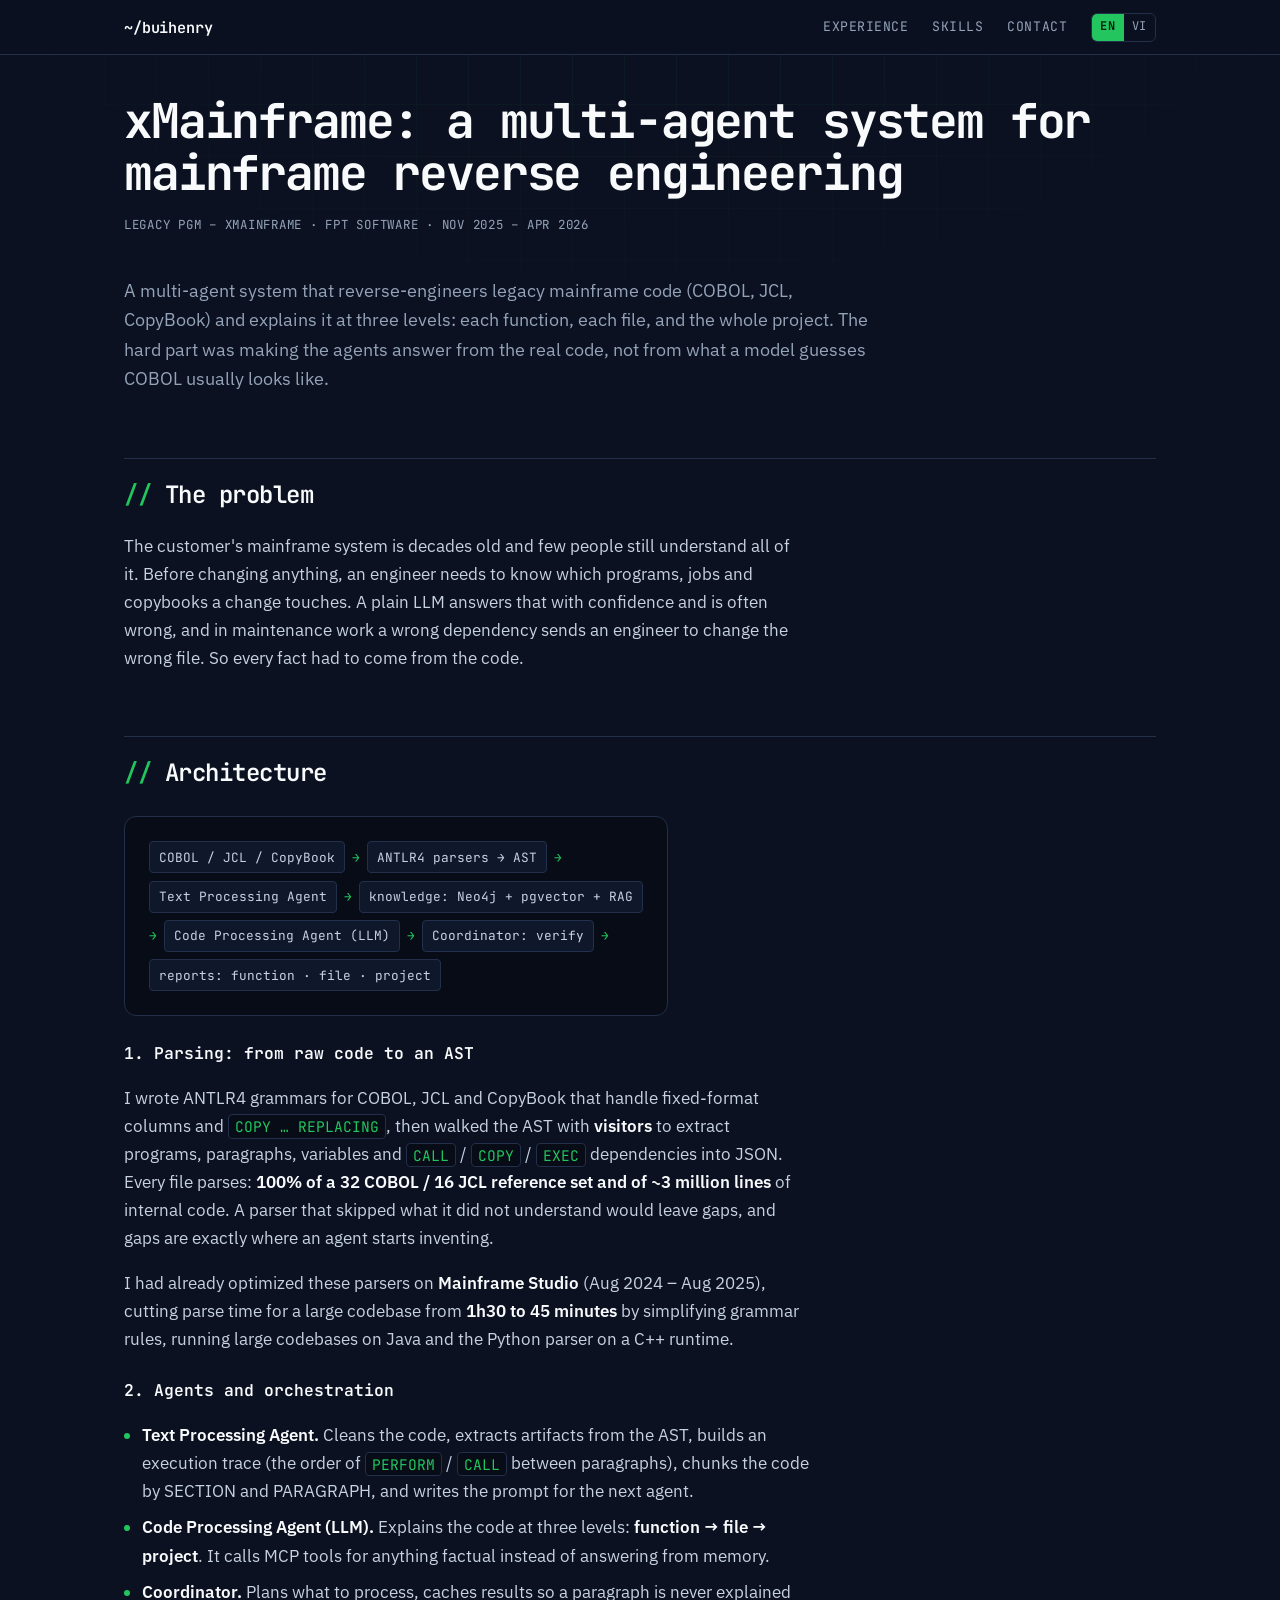
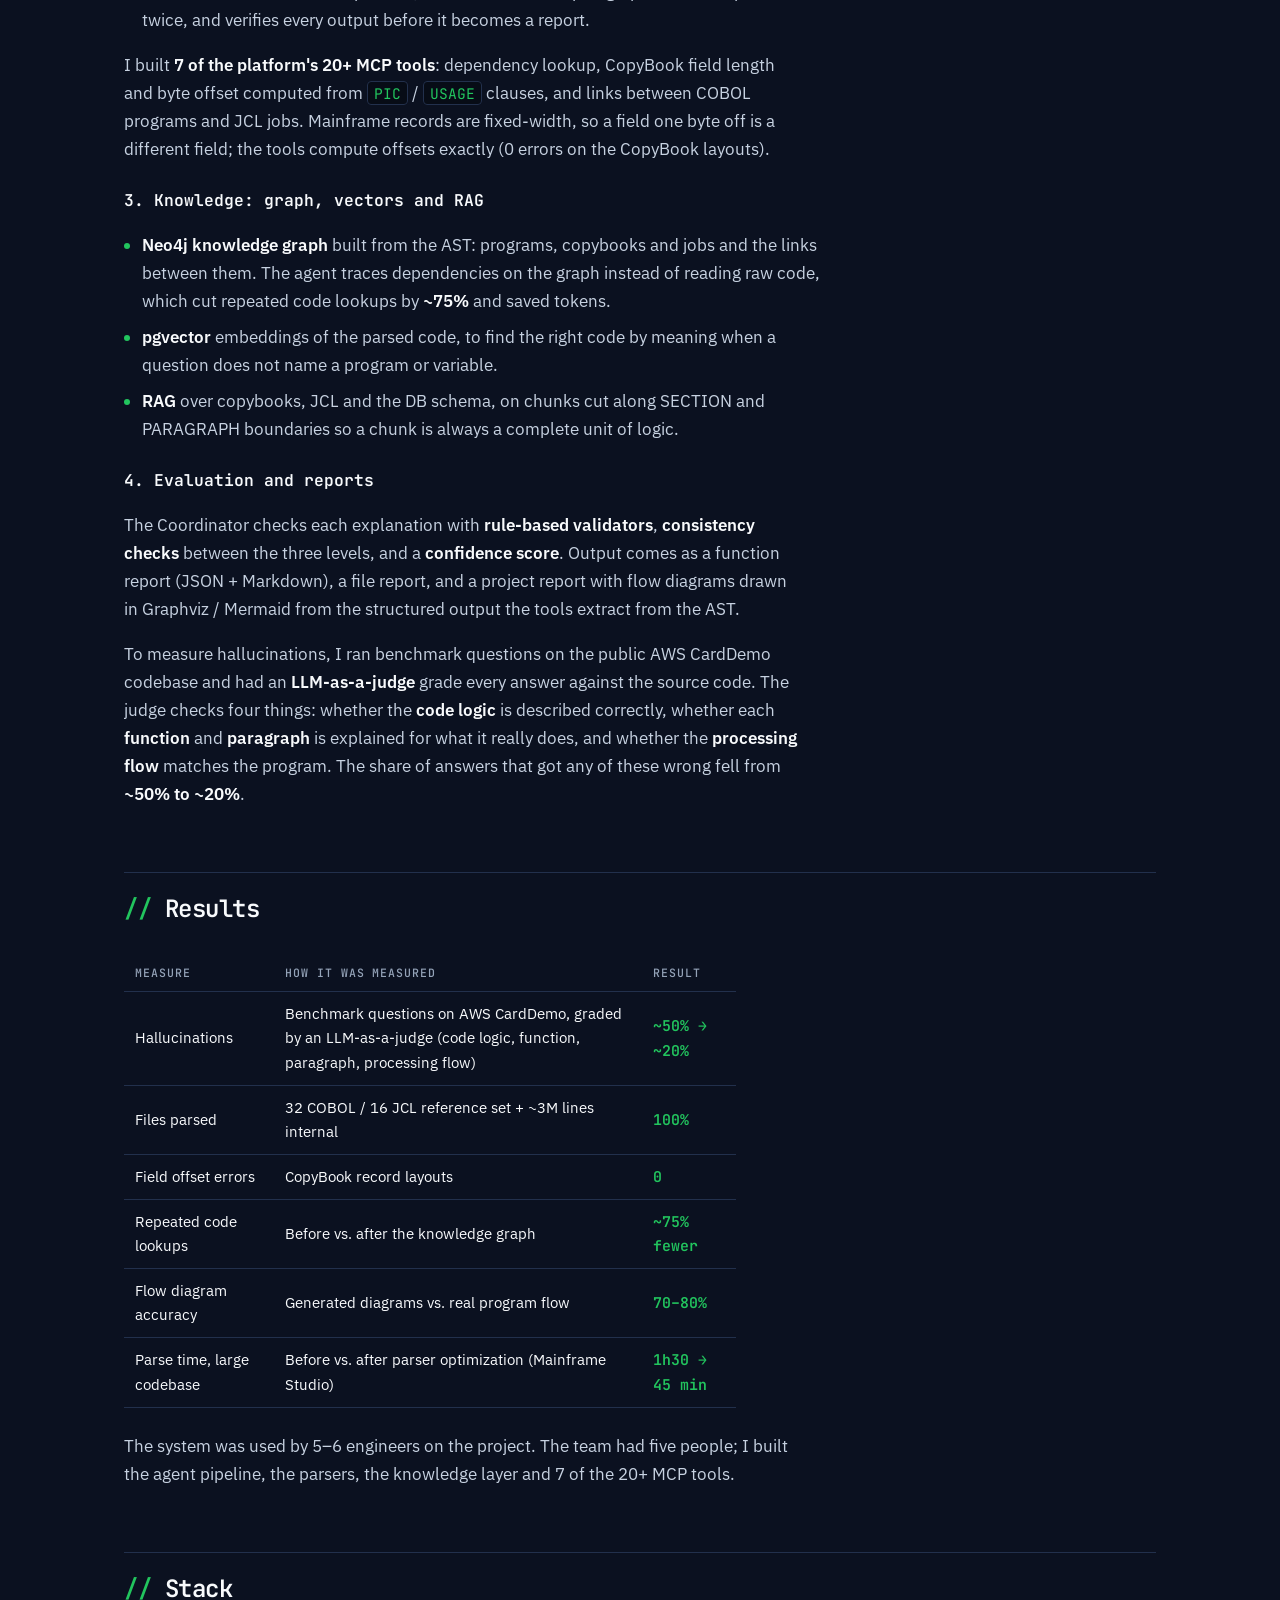
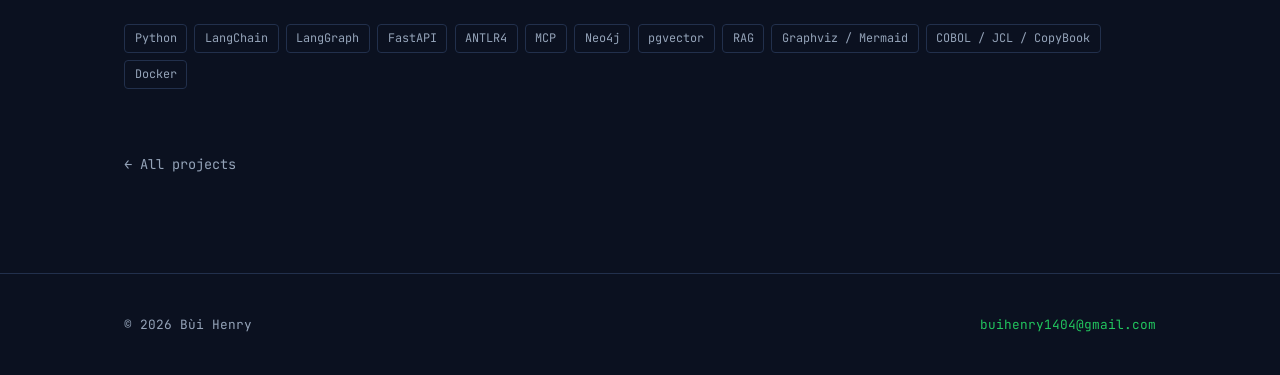
<file: projects/mainframe-agent.html>
<!doctype html>
<html lang="en">
<head>
<meta charset="utf-8">
<meta name="viewport" content="width=device-width, initial-scale=1">
<title>xMainframe — a multi-agent system for mainframe reverse engineering · Bùi Henry</title>
<meta name="description" content="ANTLR4 parsers and an AST feed a coordinator and two agents that explain COBOL at function, file and project level, backed by a Neo4j knowledge graph, pgvector and MCP tools. Hallucinations fell from ~50% to ~20%.">
<meta property="og:title" content="xMainframe — a multi-agent system for mainframe reverse engineering · Bùi Henry">
<meta property="og:description" content="ANTLR4 parsers and an AST feed a coordinator and two agents that explain COBOL at function, file and project level, backed by a Neo4j knowledge graph, pgvector and MCP tools. Hallucinations fell from ~50% to ~20%.">
<meta property="og:type" content="website">
<meta property="og:url" content="https://buihenry1404.github.io/projects/mainframe-agent.html">
<meta property="og:image" content="https://buihenry1404.github.io/assets/henry.jpg">
<link rel="canonical" href="https://buihenry1404.github.io/projects/mainframe-agent.html">
<link rel="alternate" hreflang="en" href="https://buihenry1404.github.io/projects/mainframe-agent.html">
<link rel="alternate" hreflang="vi" href="https://buihenry1404.github.io/vi/projects/mainframe-agent.html">
<link rel="icon" href="data:image/svg+xml,<svg xmlns='http://www.w3.org/2000/svg' viewBox='0 0 100 100'><rect width='100' height='100' rx='18' fill='%230B1120'/><text x='50' y='72' font-size='64' font-family='monospace' font-weight='bold' fill='%2322C55E' text-anchor='middle'>H</text></svg>">
<link rel="stylesheet" href="../assets/style.css">
<noscript><style>.reveal{opacity:1!important;transform:none!important}</style></noscript>
</head>
<body>

<nav class="nav">
  <div class="wrap nav__inner">
    <a class="nav__home" href="../">~/buihenry</a>
    <div class="nav__links">
      <a href="../#work">Experience</a>
      <a href="../#skills">Skills</a>
      <a href="../#contact">Contact</a>
      <span class="lang"><a href="../" hreflang="en" aria-current="true">EN</a><a href="../vi/projects/mainframe-agent.html" hreflang="vi">VI</a></span>
    </div>
  </div>
</nav>

<article class="wrap article">
  <h1>xMainframe: a multi-agent system for mainframe reverse engineering</h1>
  <div class="article__meta">Legacy PGM – xMainframe · FPT Software · Nov 2025 – Apr 2026</div>

<p class="lead">
    A multi-agent system that reverse-engineers legacy mainframe code (COBOL, JCL, CopyBook) and
    explains it at three levels: each function, each file, and the whole project. The hard part was
    making the agents answer from the real code, not from what a model guesses COBOL usually looks
    like.
  </p>

  <h2>The problem</h2>
  <p>
    The customer's mainframe system is decades old and few people still understand all of it. Before
    changing anything, an engineer needs to know which programs, jobs and copybooks a change touches.
    A plain LLM answers that with confidence and is often wrong, and in maintenance work a wrong
    dependency sends an engineer to change the wrong file. So every fact had to come from the code.
  </p>

  <h2>Architecture</h2>
  <div class="flow">
    <span>COBOL / JCL / CopyBook</span> <b>→</b>
    <span>ANTLR4 parsers → AST</span> <b>→</b>
    <span>Text Processing Agent</span> <b>→</b>
    <span>knowledge: Neo4j + pgvector + RAG</span> <b>→</b>
    <span>Code Processing Agent (LLM)</span> <b>→</b>
    <span>Coordinator: verify</span> <b>→</b>
    <span>reports: function · file · project</span>
  </div>

  <h3>1. Parsing: from raw code to an AST</h3>
  <p>
    I wrote ANTLR4 grammars for COBOL, JCL and CopyBook that handle fixed-format columns and
    <code>COPY … REPLACING</code>, then walked the AST with <strong>visitors</strong> to extract
    programs, paragraphs, variables and <code>CALL</code> / <code>COPY</code> / <code>EXEC</code>
    dependencies into JSON. Every file parses: <strong>100% of a 32 COBOL / 16 JCL reference set and
    of ~3 million lines</strong> of internal code. A parser that skipped what it did not understand
    would leave gaps, and gaps are exactly where an agent starts inventing.
  </p>
  <p>
    I had already optimized these parsers on <strong>Mainframe Studio</strong> (Aug 2024 – Aug
    2025), cutting parse time for a large codebase from <strong>1h30 to 45 minutes</strong> by
    simplifying grammar rules, running large codebases on Java and the Python parser on a C++
    runtime.
  </p>

  <h3>2. Agents and orchestration</h3>
  <ul>
    <li><strong>Text Processing Agent.</strong> Cleans the code, extracts artifacts from the AST, builds an execution trace (the order of <code>PERFORM</code> / <code>CALL</code> between paragraphs), chunks the code by SECTION and PARAGRAPH, and writes the prompt for the next agent.</li>
    <li><strong>Code Processing Agent (LLM).</strong> Explains the code at three levels: <strong>function → file → project</strong>. It calls MCP tools for anything factual instead of answering from memory.</li>
    <li><strong>Coordinator.</strong> Plans what to process, caches results so a paragraph is never explained twice, and verifies every output before it becomes a report.</li>
  </ul>
  <p>
    I built <strong>7 of the platform's 20+ MCP tools</strong>: dependency lookup, CopyBook field
    length and byte offset computed from <code>PIC</code> / <code>USAGE</code> clauses, and links
    between COBOL programs and JCL jobs. Mainframe records are fixed-width, so a field one byte off is
    a different field; the tools compute offsets exactly (0 errors on the CopyBook layouts).
  </p>

  <h3>3. Knowledge: graph, vectors and RAG</h3>
  <ul>
    <li><strong>Neo4j knowledge graph</strong> built from the AST: programs, copybooks and jobs and the links between them. The agent traces dependencies on the graph instead of reading raw code, which cut repeated code lookups by <strong>~75%</strong> and saved tokens.</li>
    <li><strong>pgvector</strong> embeddings of the parsed code, to find the right code by meaning when a question does not name a program or variable.</li>
    <li><strong>RAG</strong> over copybooks, JCL and the DB schema, on chunks cut along SECTION and PARAGRAPH boundaries so a chunk is always a complete unit of logic.</li>
  </ul>

  <h3>4. Evaluation and reports</h3>
  <p>
    The Coordinator checks each explanation with <strong>rule-based validators</strong>,
    <strong>consistency checks</strong> between the three levels, and a <strong>confidence
    score</strong>. Output comes as a function report (JSON + Markdown), a file report, and a project
    report with flow diagrams drawn in Graphviz / Mermaid from the structured output the tools
    extract from the AST.
  </p>
  <p>
    To measure hallucinations, I ran benchmark questions on the public AWS CardDemo codebase and had
    an <strong>LLM-as-a-judge</strong> grade every answer against the source code. The judge checks
    four things: whether the <strong>code logic</strong> is described correctly, whether each
    <strong>function</strong> and <strong>paragraph</strong> is explained for what it really does,
    and whether the <strong>processing flow</strong> matches the program. The share of answers that
    got any of these wrong fell from <strong>~50% to ~20%</strong>.
  </p>

  <h2>Results</h2>
  <table class="res">
    <tr><th>Measure</th><th>How it was measured</th><th>Result</th></tr>
    <tr><td>Hallucinations</td><td>Benchmark questions on AWS CardDemo, graded by an LLM-as-a-judge (code logic, function, paragraph, processing flow)</td><td>~50% → ~20%</td></tr>
    <tr><td>Files parsed</td><td>32 COBOL / 16 JCL reference set + ~3M lines internal</td><td>100%</td></tr>
    <tr><td>Field offset errors</td><td>CopyBook record layouts</td><td>0</td></tr>
    <tr><td>Repeated code lookups</td><td>Before vs. after the knowledge graph</td><td>~75% fewer</td></tr>
    <tr><td>Flow diagram accuracy</td><td>Generated diagrams vs. real program flow</td><td>70–80%</td></tr>
    <tr><td>Parse time, large codebase</td><td>Before vs. after parser optimization (Mainframe Studio)</td><td>1h30 → 45 min</td></tr>
  </table>
  <p>
    The system was used by 5–6 engineers on the project. The team had five people; I built the
    agent pipeline, the parsers, the knowledge layer and 7 of the 20+ MCP tools.
  </p>

  <h2>Stack</h2>
  <div class="tags">
    <span class="tag">Python</span><span class="tag">LangChain</span><span class="tag">LangGraph</span>
    <span class="tag">FastAPI</span><span class="tag">ANTLR4</span><span class="tag">MCP</span>
    <span class="tag">Neo4j</span><span class="tag">pgvector</span><span class="tag">RAG</span>
    <span class="tag">Graphviz / Mermaid</span><span class="tag">COBOL / JCL / CopyBook</span><span class="tag">Docker</span>
  </div>

  <a class="backlink" href="../#work">← All projects</a>
</article>

<footer>
  <div class="wrap">
    <span>© 2026 Bùi Henry</span>
    <span><a href="https://mail.google.com/mail/?view=cm&amp;fs=1&amp;to=buihenry1404@gmail.com&amp;su=Opportunity%20for%20B%C3%B9i%20Henry" target="_blank" rel="noopener">buihenry1404@gmail.com</a></span>
  </div>
</footer>

<script>
(function () {
  var rm = window.matchMedia('(prefers-reduced-motion: reduce)').matches;
  var els = document.querySelectorAll('.reveal');
  if (!rm && 'IntersectionObserver' in window) {
    var io = new IntersectionObserver(function (es) {
      es.forEach(function (e) { if (e.isIntersecting) { e.target.classList.add('in'); io.unobserve(e.target); } });
    }, { rootMargin: '0px 0px -10% 0px' });
    els.forEach(function (el) { io.observe(el); });
  } else {
    els.forEach(function (el) { el.classList.add('in'); });
  }

})();
</script>
</body>
</html>
</file>
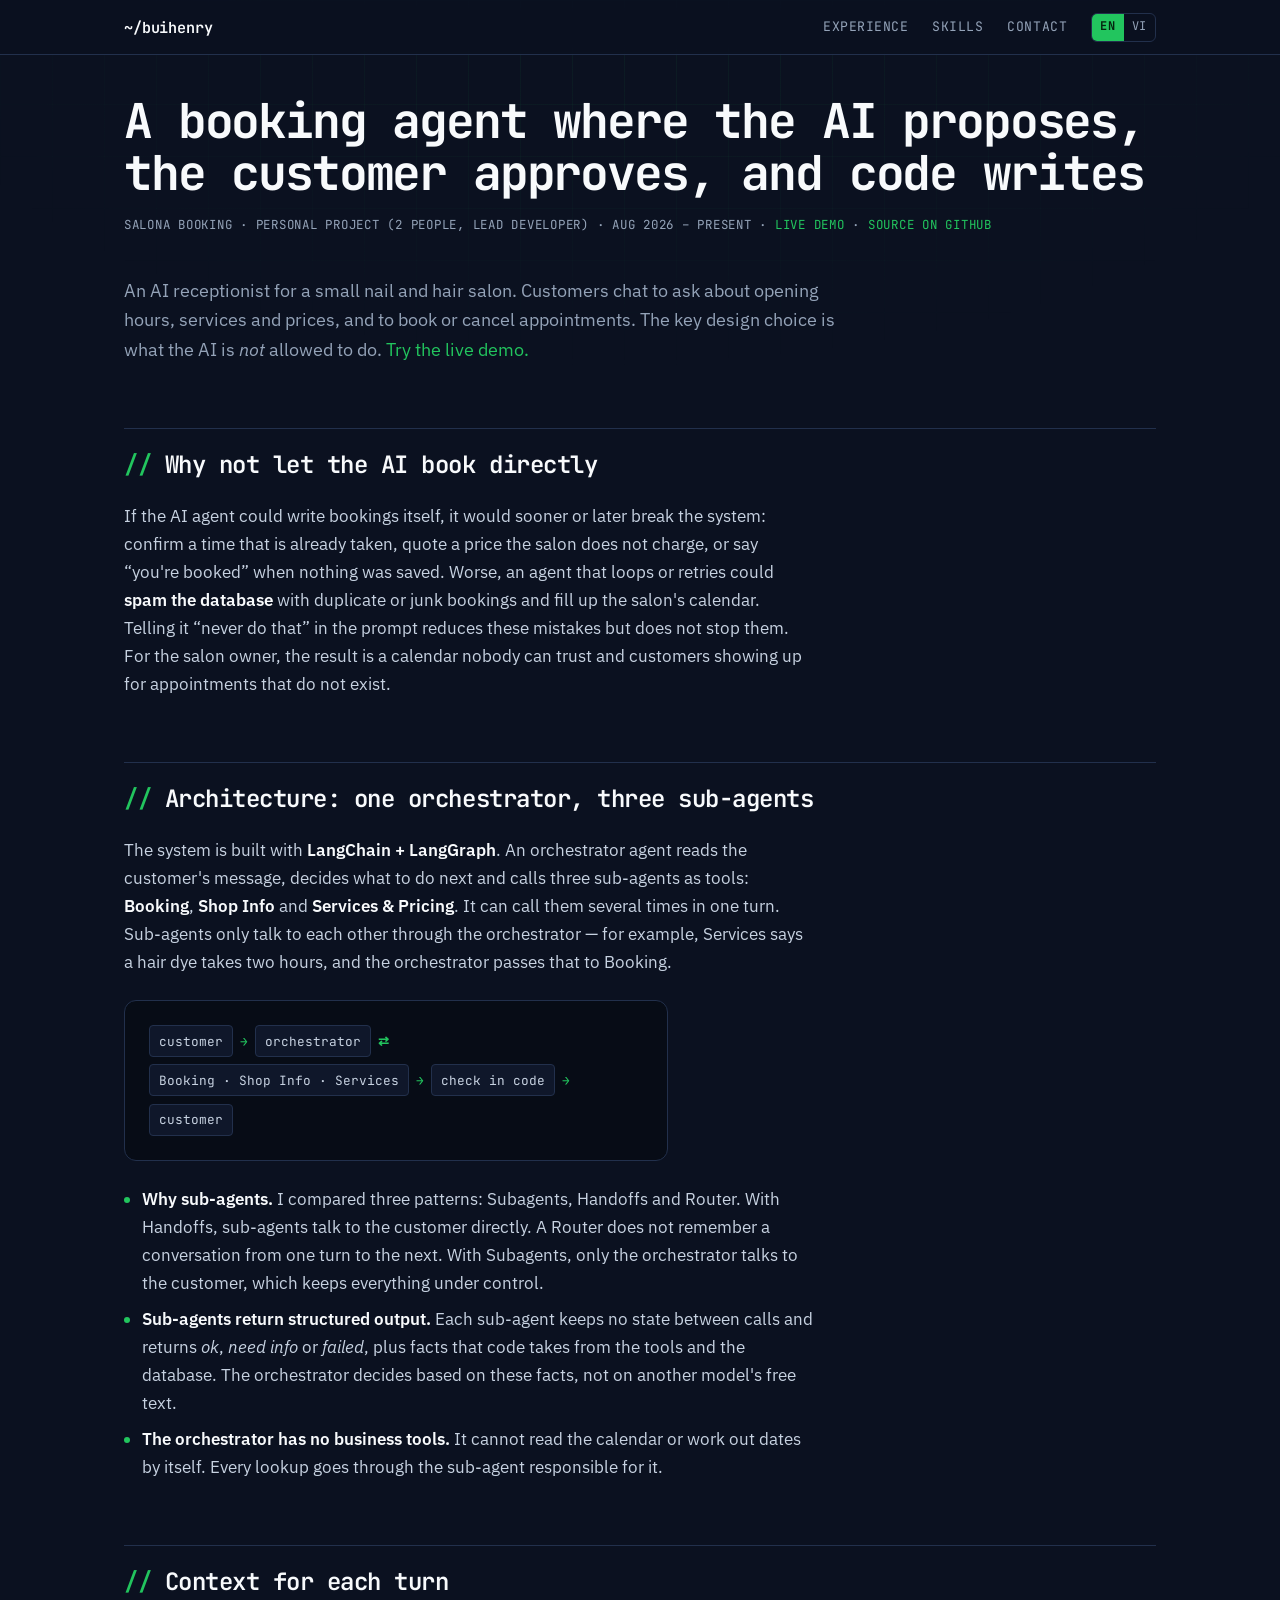
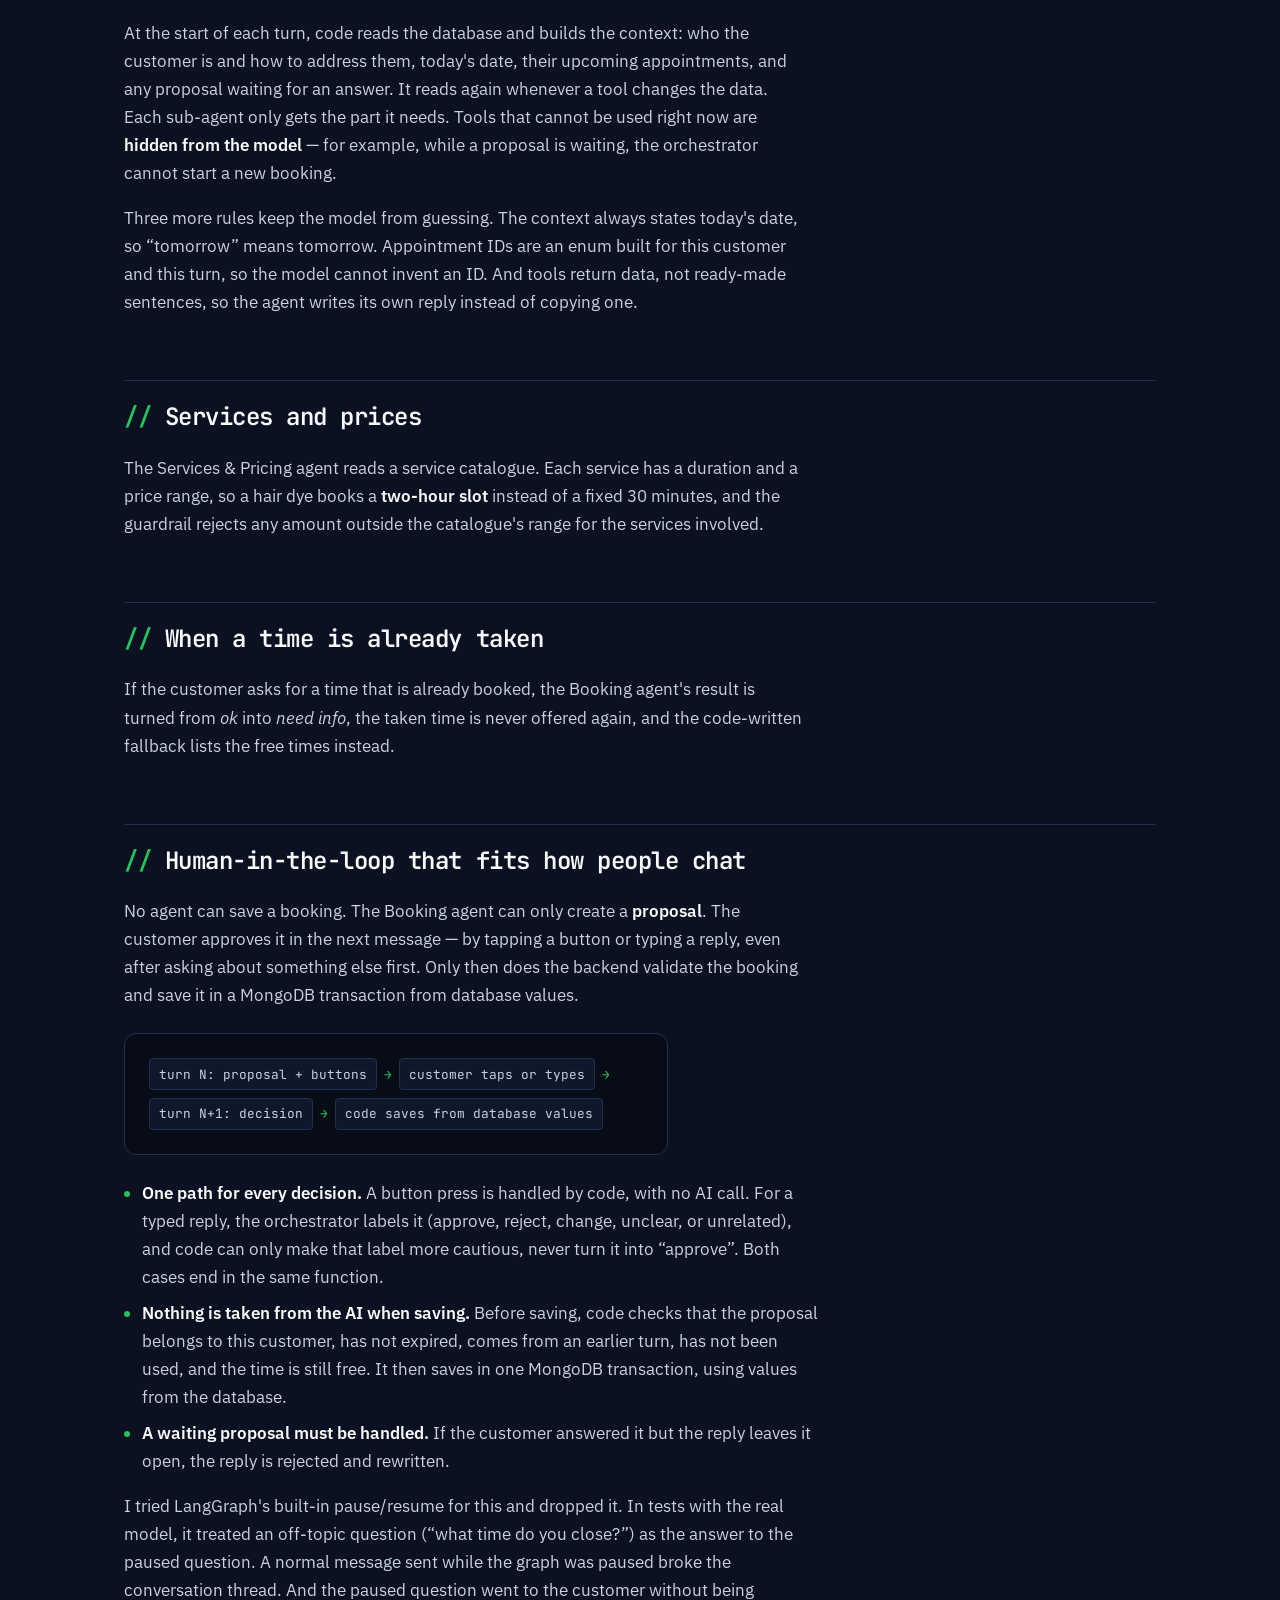
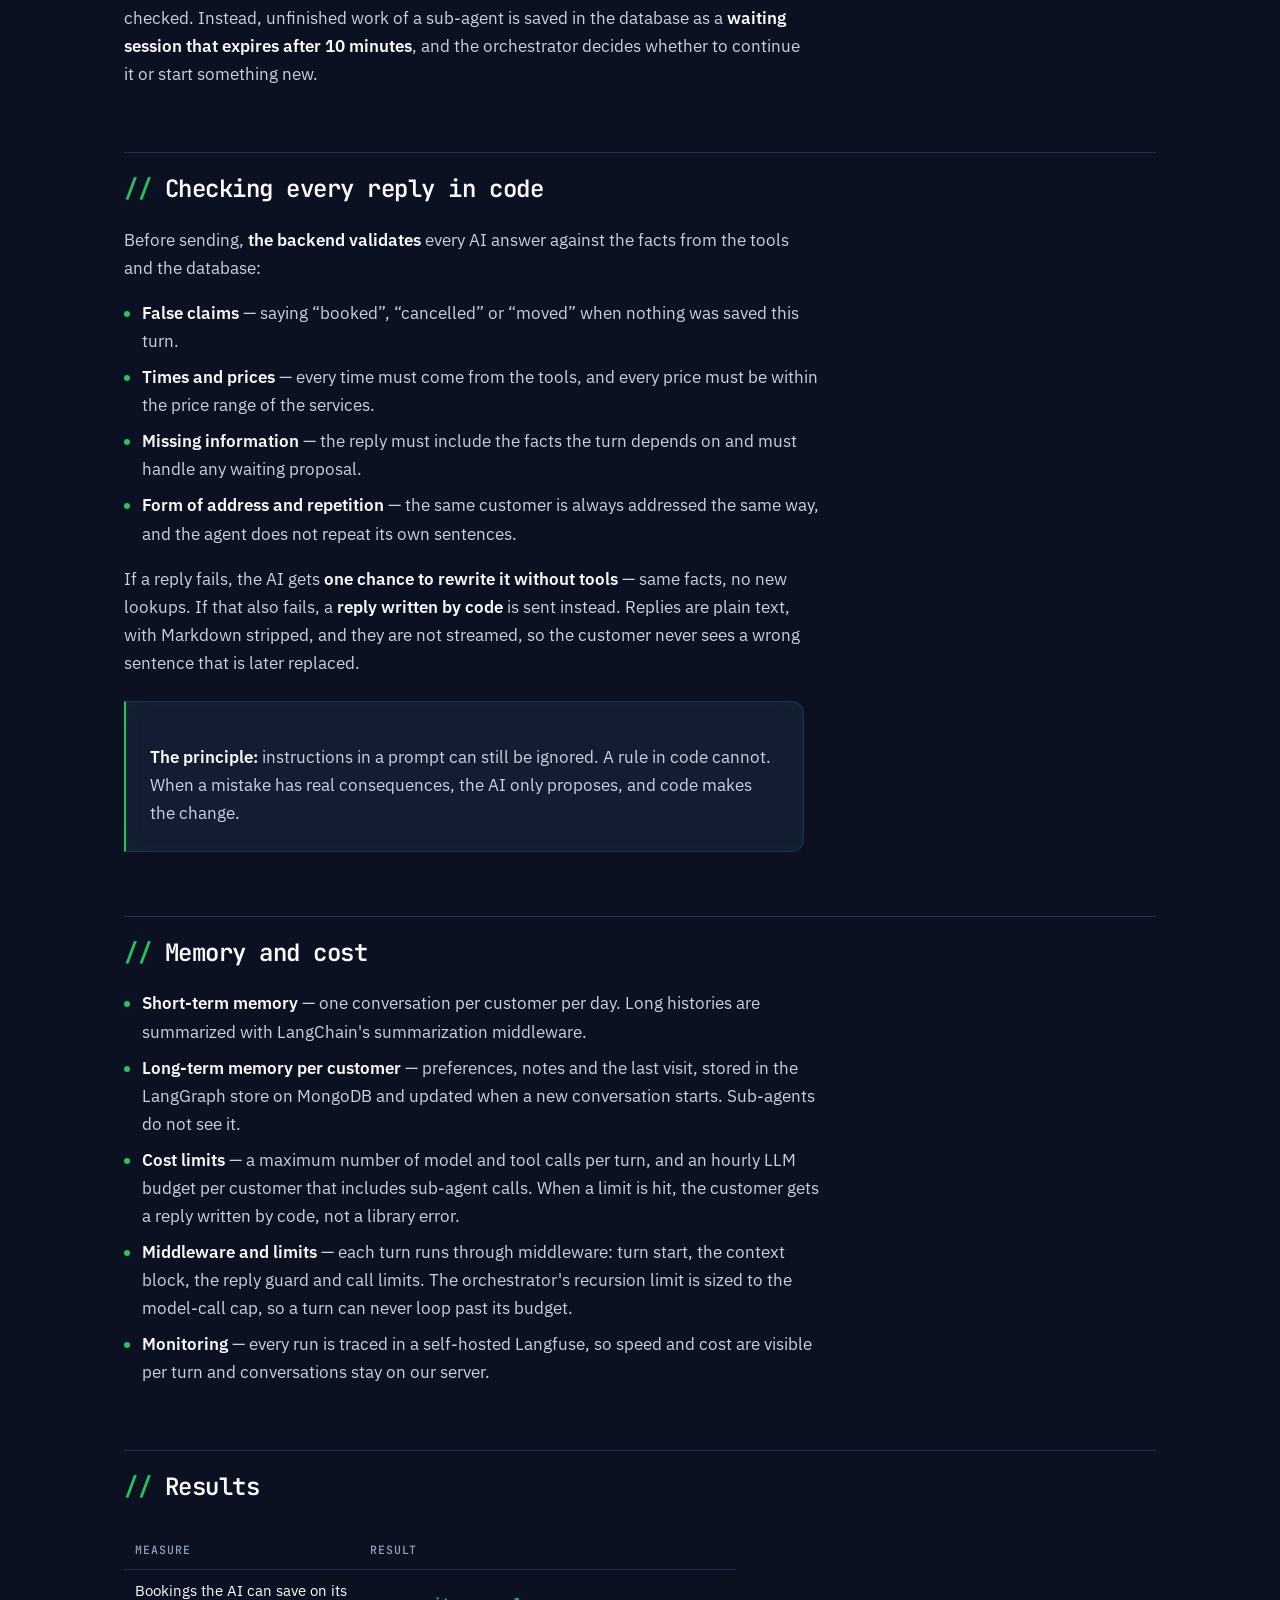
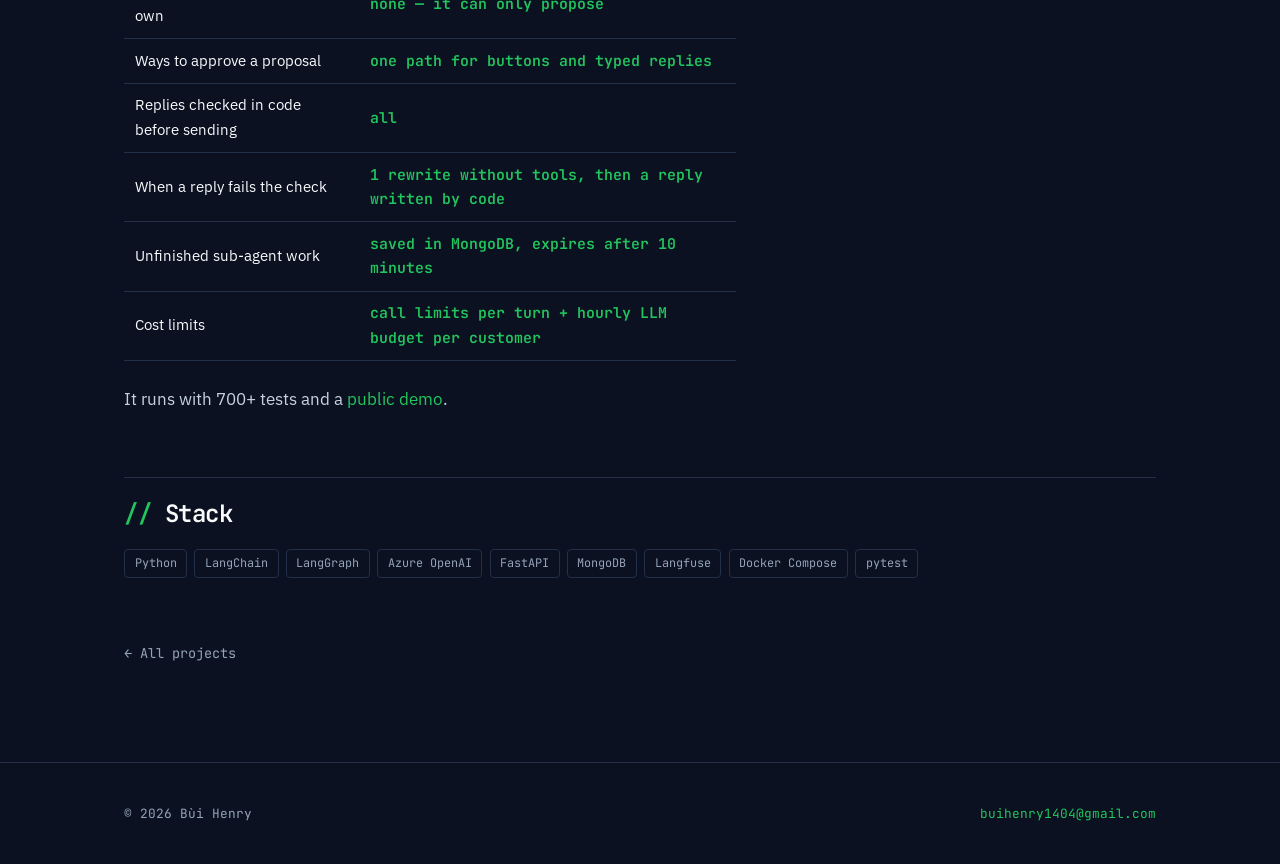
<file: projects/salona.html>
<!doctype html>
<html lang="en">
<head>
<meta charset="utf-8">
<meta name="viewport" content="width=device-width, initial-scale=1">
<title>Salona — booking agent: the AI proposes, the customer approves, code writes · Bùi Henry</title>
<meta name="description" content="An orchestrator and three sub-agents built with LangChain + LangGraph. The AI can only propose a booking; the customer approves, code writes it, and code checks every reply before it is sent.">
<meta property="og:title" content="Salona — booking agent: the AI proposes, the customer approves, code writes · Bùi Henry">
<meta property="og:description" content="An orchestrator and three sub-agents built with LangChain + LangGraph. The AI can only propose a booking; the customer approves, code writes it, and code checks every reply before it is sent.">
<meta property="og:type" content="website">
<meta property="og:url" content="https://buihenry1404.github.io/projects/salona.html">
<meta property="og:image" content="https://buihenry1404.github.io/assets/henry.jpg">
<link rel="canonical" href="https://buihenry1404.github.io/projects/salona.html">
<link rel="alternate" hreflang="en" href="https://buihenry1404.github.io/projects/salona.html">
<link rel="alternate" hreflang="vi" href="https://buihenry1404.github.io/vi/projects/salona.html">
<link rel="icon" href="data:image/svg+xml,<svg xmlns='http://www.w3.org/2000/svg' viewBox='0 0 100 100'><rect width='100' height='100' rx='18' fill='%230B1120'/><text x='50' y='72' font-size='64' font-family='monospace' font-weight='bold' fill='%2322C55E' text-anchor='middle'>H</text></svg>">
<link rel="stylesheet" href="../assets/style.css">
<noscript><style>.reveal{opacity:1!important;transform:none!important}</style></noscript>
</head>
<body>

<nav class="nav">
  <div class="wrap nav__inner">
    <a class="nav__home" href="../">~/buihenry</a>
    <div class="nav__links">
      <a href="../#work">Experience</a>
      <a href="../#skills">Skills</a>
      <a href="../#contact">Contact</a>
      <span class="lang"><a href="../" hreflang="en" aria-current="true">EN</a><a href="../vi/projects/salona.html" hreflang="vi">VI</a></span>
    </div>
  </div>
</nav>

<article class="wrap article">
  <h1>A booking agent where the AI proposes, the customer approves, and code writes</h1>
  <div class="article__meta">Salona Booking · Personal project (2 people, lead developer) · Aug 2026 – present ·
    <a href="https://buihenry1404.github.io/salona-booking/">live demo</a> ·
    <a href="https://github.com/BuiHenry1404/salona-booking">source on GitHub</a></div>

<p class="lead">
    An AI receptionist for a small nail and hair salon. Customers chat to ask about opening hours,
    services and prices, and to book or cancel appointments. The key design choice is what the AI is
    <em>not</em> allowed to do. <a href="https://buihenry1404.github.io/salona-booking/">Try the live demo.</a>
  </p>

  <h2>Why not let the AI book directly</h2>
  <p>
    If the AI agent could write bookings itself, it would sooner or later break the system: confirm a
    time that is already taken, quote a price the salon does not charge, or say &ldquo;you're
    booked&rdquo; when nothing was saved. Worse, an agent that loops or retries could
    <strong>spam the database</strong> with duplicate or junk bookings and fill up the salon's
    calendar. Telling it &ldquo;never do that&rdquo; in the prompt reduces these mistakes but does not
    stop them. For the salon owner, the result is a calendar nobody can trust and customers showing up
    for appointments that do not exist.
  </p>

  <h2>Architecture: one orchestrator, three sub-agents</h2>
  <p>
    The system is built with <strong>LangChain + LangGraph</strong>. An orchestrator agent reads the
    customer's message, decides what to do next and calls three sub-agents as tools:
    <strong>Booking</strong>, <strong>Shop Info</strong> and <strong>Services &amp; Pricing</strong>.
    It can call them several times in one turn. Sub-agents only talk to each other through the
    orchestrator — for example, Services says a hair dye takes two hours, and the orchestrator passes
    that to Booking.
  </p>
  <div class="flow">
    <span>customer</span> <b>→</b>
    <span>orchestrator</span> <b>⇄</b>
    <span>Booking · Shop Info · Services</span> <b>→</b>
    <span>check in code</span> <b>→</b>
    <span>customer</span>
  </div>
  <ul>
    <li><strong>Why sub-agents.</strong> I compared three patterns: Subagents, Handoffs and Router. With Handoffs, sub-agents talk to the customer directly. A Router does not remember a conversation from one turn to the next. With Subagents, only the orchestrator talks to the customer, which keeps everything under control.</li>
    <li><strong>Sub-agents return structured output.</strong> Each sub-agent keeps no state between calls and returns <em>ok</em>, <em>need info</em> or <em>failed</em>, plus facts that code takes from the tools and the database. The orchestrator decides based on these facts, not on another model's free text.</li>
    <li><strong>The orchestrator has no business tools.</strong> It cannot read the calendar or work out dates by itself. Every lookup goes through the sub-agent responsible for it.</li>
  </ul>

  <h2>Context for each turn</h2>
  <p>
    At the start of each turn, code reads the database and builds the context: who the customer is
    and how to address them, today's date, their upcoming appointments, and any proposal waiting for
    an answer. It reads again whenever a tool changes the data. Each sub-agent only gets the part it
    needs. Tools that cannot be used right now are <strong>hidden from the model</strong> — for
    example, while a proposal is waiting, the orchestrator cannot start a new booking.
  </p>
  <p>
    Three more rules keep the model from guessing. The context always states today's date, so
    &ldquo;tomorrow&rdquo; means tomorrow. Appointment IDs are an enum built for this customer and this
    turn, so the model cannot invent an ID. And tools return data, not ready-made sentences, so the
    agent writes its own reply instead of copying one.
  </p>

  <h2>Services and prices</h2>
  <p>
    The Services &amp; Pricing agent reads a service catalogue. Each service has a duration and a
    price range, so a hair dye books a <strong>two-hour slot</strong> instead of a fixed 30 minutes,
    and the guardrail rejects any amount outside the catalogue's range for the services involved.
  </p>

  <h2>When a time is already taken</h2>
  <p>
    If the customer asks for a time that is already booked, the Booking agent's result is turned from
    <em>ok</em> into <em>need info</em>, the taken time is never offered again, and the code-written
    fallback lists the free times instead.
  </p>

  <h2>Human-in-the-loop that fits how people chat</h2>
  <p>
    No agent can save a booking. The Booking agent can only create a <strong>proposal</strong>. The
    customer approves it in the next message — by tapping a button or typing a reply, even after
    asking about something else first. Only then does the backend validate the booking and save it
    in a MongoDB transaction from database values.
  </p>
  <div class="flow">
    <span>turn N: proposal + buttons</span> <b>→</b>
    <span>customer taps or types</span> <b>→</b>
    <span>turn N+1: decision</span> <b>→</b>
    <span>code saves from database values</span>
  </div>
  <ul>
    <li><strong>One path for every decision.</strong> A button press is handled by code, with no AI call. For a typed reply, the orchestrator labels it (approve, reject, change, unclear, or unrelated), and code can only make that label more cautious, never turn it into &ldquo;approve&rdquo;. Both cases end in the same function.</li>
    <li><strong>Nothing is taken from the AI when saving.</strong> Before saving, code checks that the proposal belongs to this customer, has not expired, comes from an earlier turn, has not been used, and the time is still free. It then saves in one MongoDB transaction, using values from the database.</li>
    <li><strong>A waiting proposal must be handled.</strong> If the customer answered it but the reply leaves it open, the reply is rejected and rewritten.</li>
  </ul>
  <p>
    I tried LangGraph's built-in pause/resume for this and dropped it. In tests with the real model,
    it treated an off-topic question (&ldquo;what time do you close?&rdquo;) as the answer to the
    paused question. A normal message sent while the graph was paused broke the conversation thread.
    And the paused question went to the customer without being checked. Instead, unfinished work of
    a sub-agent is saved in the database as a <strong>waiting session that expires after 10
    minutes</strong>, and the orchestrator decides whether to continue it or start something new.
  </p>

  <h2>Checking every reply in code</h2>
  <p>
    Before sending, <strong>the backend validates</strong> every AI answer against the facts from the
    tools and the database:
  </p>
  <ul>
    <li><strong>False claims</strong> — saying &ldquo;booked&rdquo;, &ldquo;cancelled&rdquo; or &ldquo;moved&rdquo; when nothing was saved this turn.</li>
    <li><strong>Times and prices</strong> — every time must come from the tools, and every price must be within the price range of the services.</li>
    <li><strong>Missing information</strong> — the reply must include the facts the turn depends on and must handle any waiting proposal.</li>
    <li><strong>Form of address and repetition</strong> — the same customer is always addressed the same way, and the agent does not repeat its own sentences.</li>
  </ul>
  <p>
    If a reply fails, the AI gets <strong>one chance to rewrite it without tools</strong> — same
    facts, no new lookups. If that also fails, a <strong>reply written by code</strong> is sent
    instead. Replies are plain text, with Markdown stripped, and they are not streamed, so the
    customer never sees a wrong sentence that is later replaced.
  </p>
  <div class="callout">
    <p>
      <strong>The principle:</strong> instructions in a prompt can still be ignored. A rule in code
      cannot. When a mistake has real consequences, the AI only proposes, and code makes the change.
    </p>
  </div>

  <h2>Memory and cost</h2>
  <ul>
    <li><strong>Short-term memory</strong> — one conversation per customer per day. Long histories are summarized with LangChain's summarization middleware.</li>
    <li><strong>Long-term memory per customer</strong> — preferences, notes and the last visit, stored in the LangGraph store on MongoDB and updated when a new conversation starts. Sub-agents do not see it.</li>
    <li><strong>Cost limits</strong> — a maximum number of model and tool calls per turn, and an hourly LLM budget per customer that includes sub-agent calls. When a limit is hit, the customer gets a reply written by code, not a library error.</li>
    <li><strong>Middleware and limits</strong> — each turn runs through middleware: turn start, the context block, the reply guard and call limits. The orchestrator's recursion limit is sized to the model-call cap, so a turn can never loop past its budget.</li>
    <li><strong>Monitoring</strong> — every run is traced in a self-hosted Langfuse, so speed and cost are visible per turn and conversations stay on our server.</li>
  </ul>

  <h2>Results</h2>
  <table class="res">
    <tr><th>Measure</th><th>Result</th></tr>
    <tr><td>Bookings the AI can save on its own</td><td>none — it can only propose</td></tr>
    <tr><td>Ways to approve a proposal</td><td>one path for buttons and typed replies</td></tr>
    <tr><td>Replies checked in code before sending</td><td>all</td></tr>
    <tr><td>When a reply fails the check</td><td>1 rewrite without tools, then a reply written by code</td></tr>
    <tr><td>Unfinished sub-agent work</td><td>saved in MongoDB, expires after 10 minutes</td></tr>
    <tr><td>Cost limits</td><td>call limits per turn + hourly LLM budget per customer</td></tr>
  </table>
  <p>
    It runs with 700+ tests and a <a href="https://buihenry1404.github.io/salona-booking/">public demo</a>.
  </p>

  <h2>Stack</h2>
  <div class="tags">
    <span class="tag">Python</span><span class="tag">LangChain</span><span class="tag">LangGraph</span>
    <span class="tag">Azure OpenAI</span><span class="tag">FastAPI</span><span class="tag">MongoDB</span>
    <span class="tag">Langfuse</span><span class="tag">Docker Compose</span><span class="tag">pytest</span>
  </div>

  <a class="backlink" href="../#work">← All projects</a>
</article>

<footer>
  <div class="wrap">
    <span>© 2026 Bùi Henry</span>
    <span><a href="https://mail.google.com/mail/?view=cm&amp;fs=1&amp;to=buihenry1404@gmail.com&amp;su=Opportunity%20for%20B%C3%B9i%20Henry" target="_blank" rel="noopener">buihenry1404@gmail.com</a></span>
  </div>
</footer>

<script>
(function () {
  var rm = window.matchMedia('(prefers-reduced-motion: reduce)').matches;
  var els = document.querySelectorAll('.reveal');
  if (!rm && 'IntersectionObserver' in window) {
    var io = new IntersectionObserver(function (es) {
      es.forEach(function (e) { if (e.isIntersecting) { e.target.classList.add('in'); io.unobserve(e.target); } });
    }, { rootMargin: '0px 0px -10% 0px' });
    els.forEach(function (el) { io.observe(el); });
  } else {
    els.forEach(function (el) { el.classList.add('in'); });
  }

})();
</script>
</body>
</html>
</file>
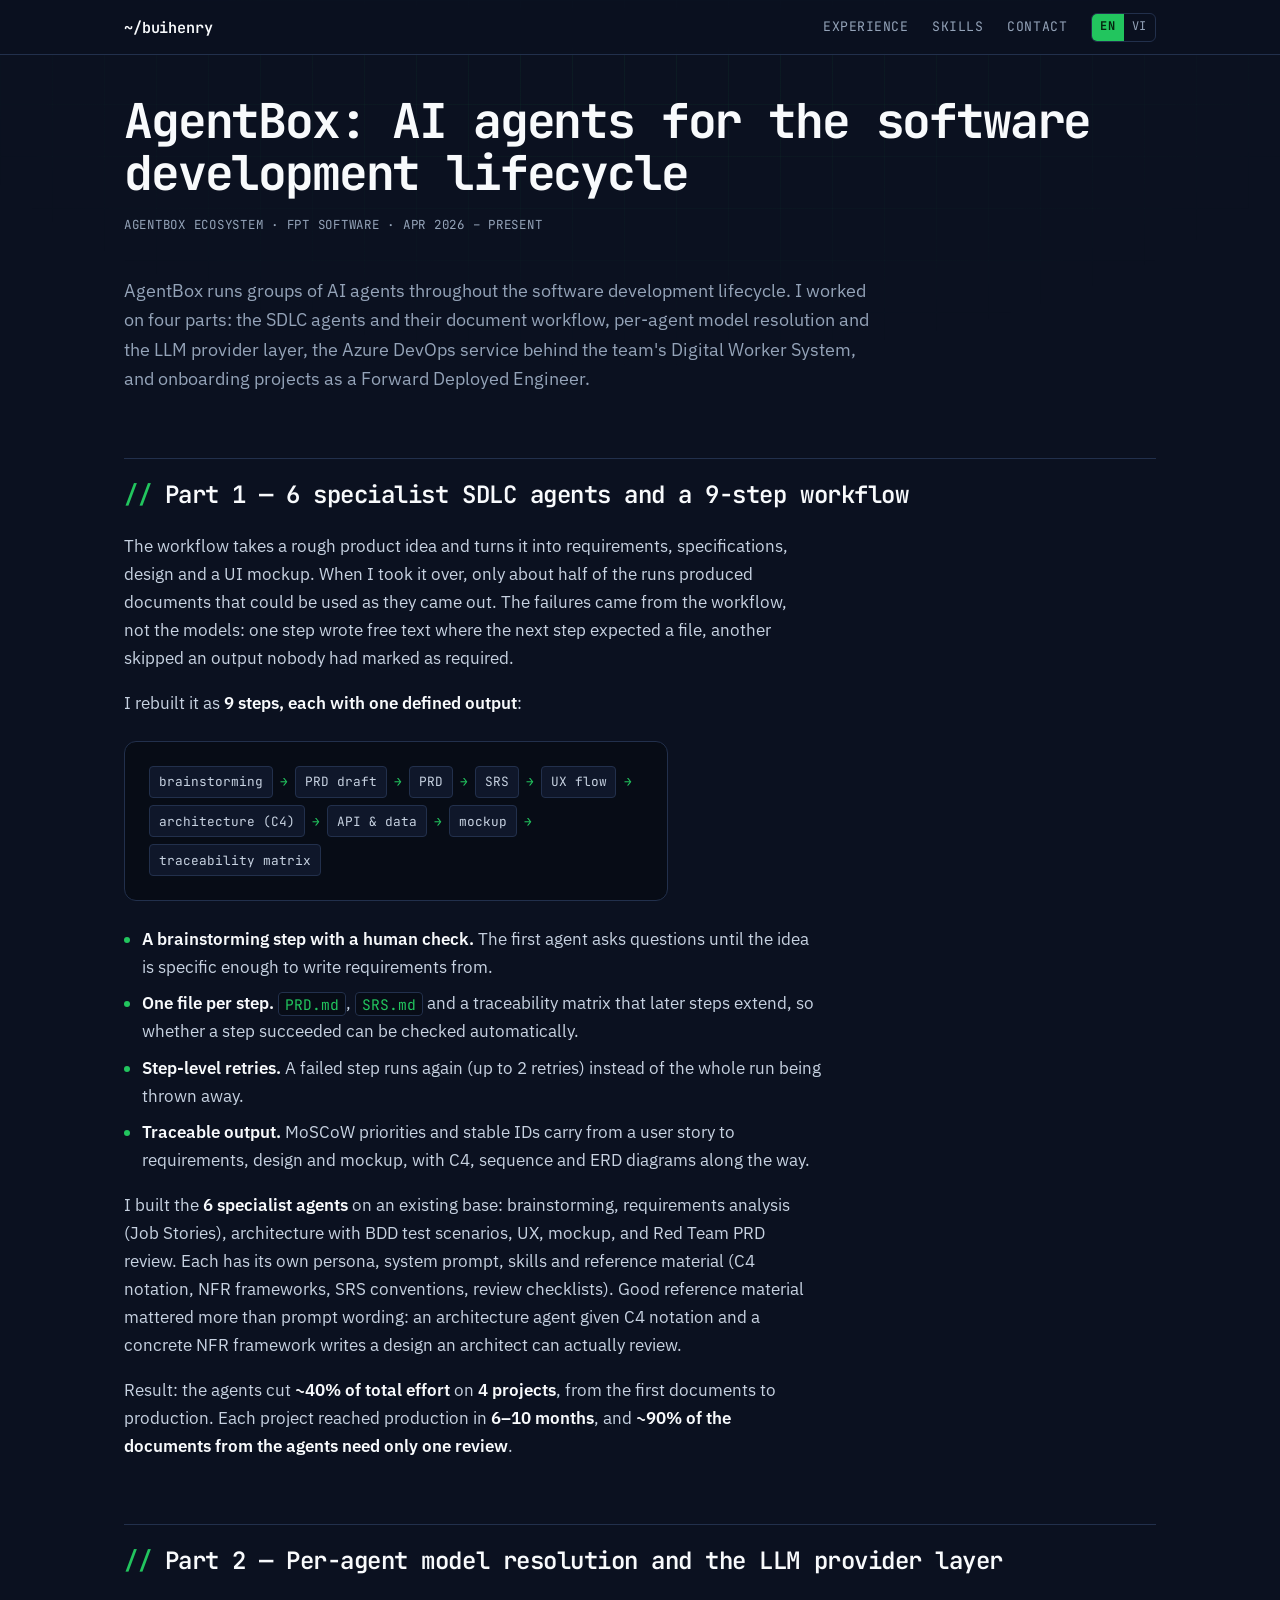
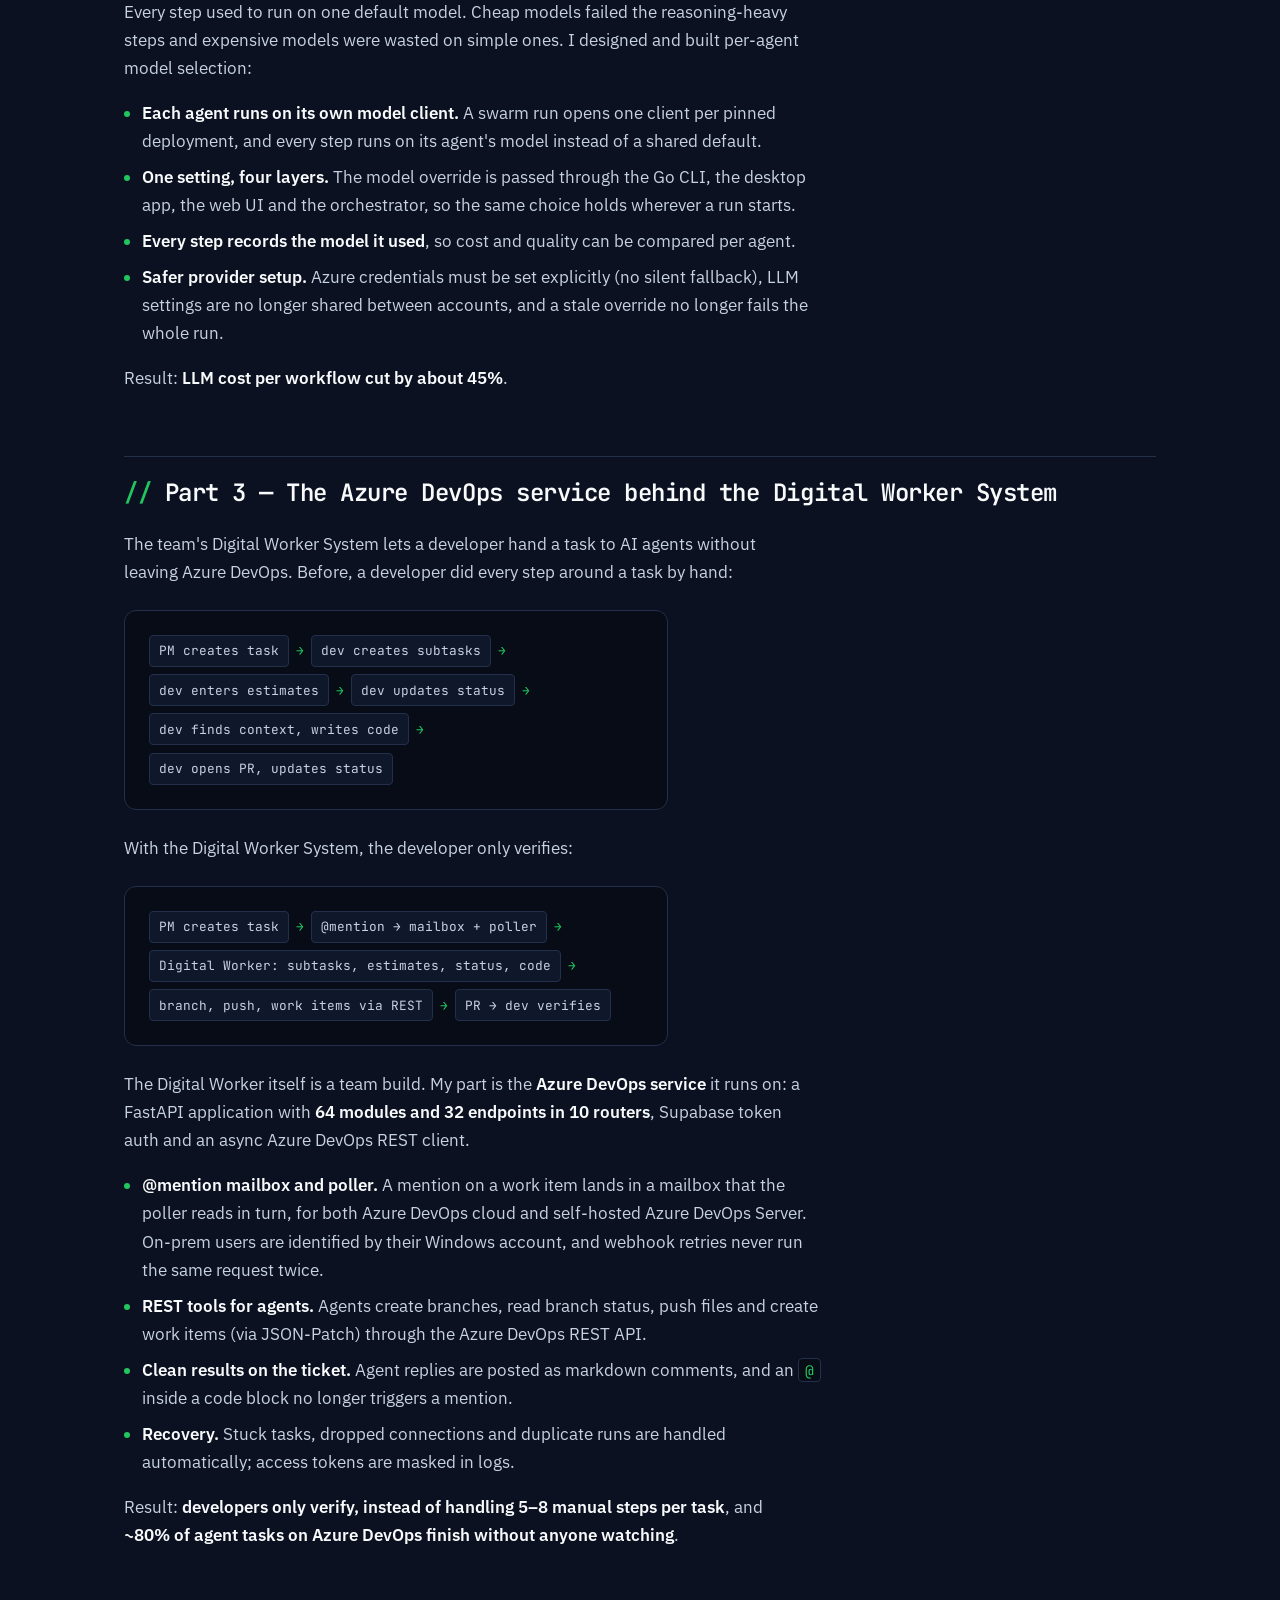
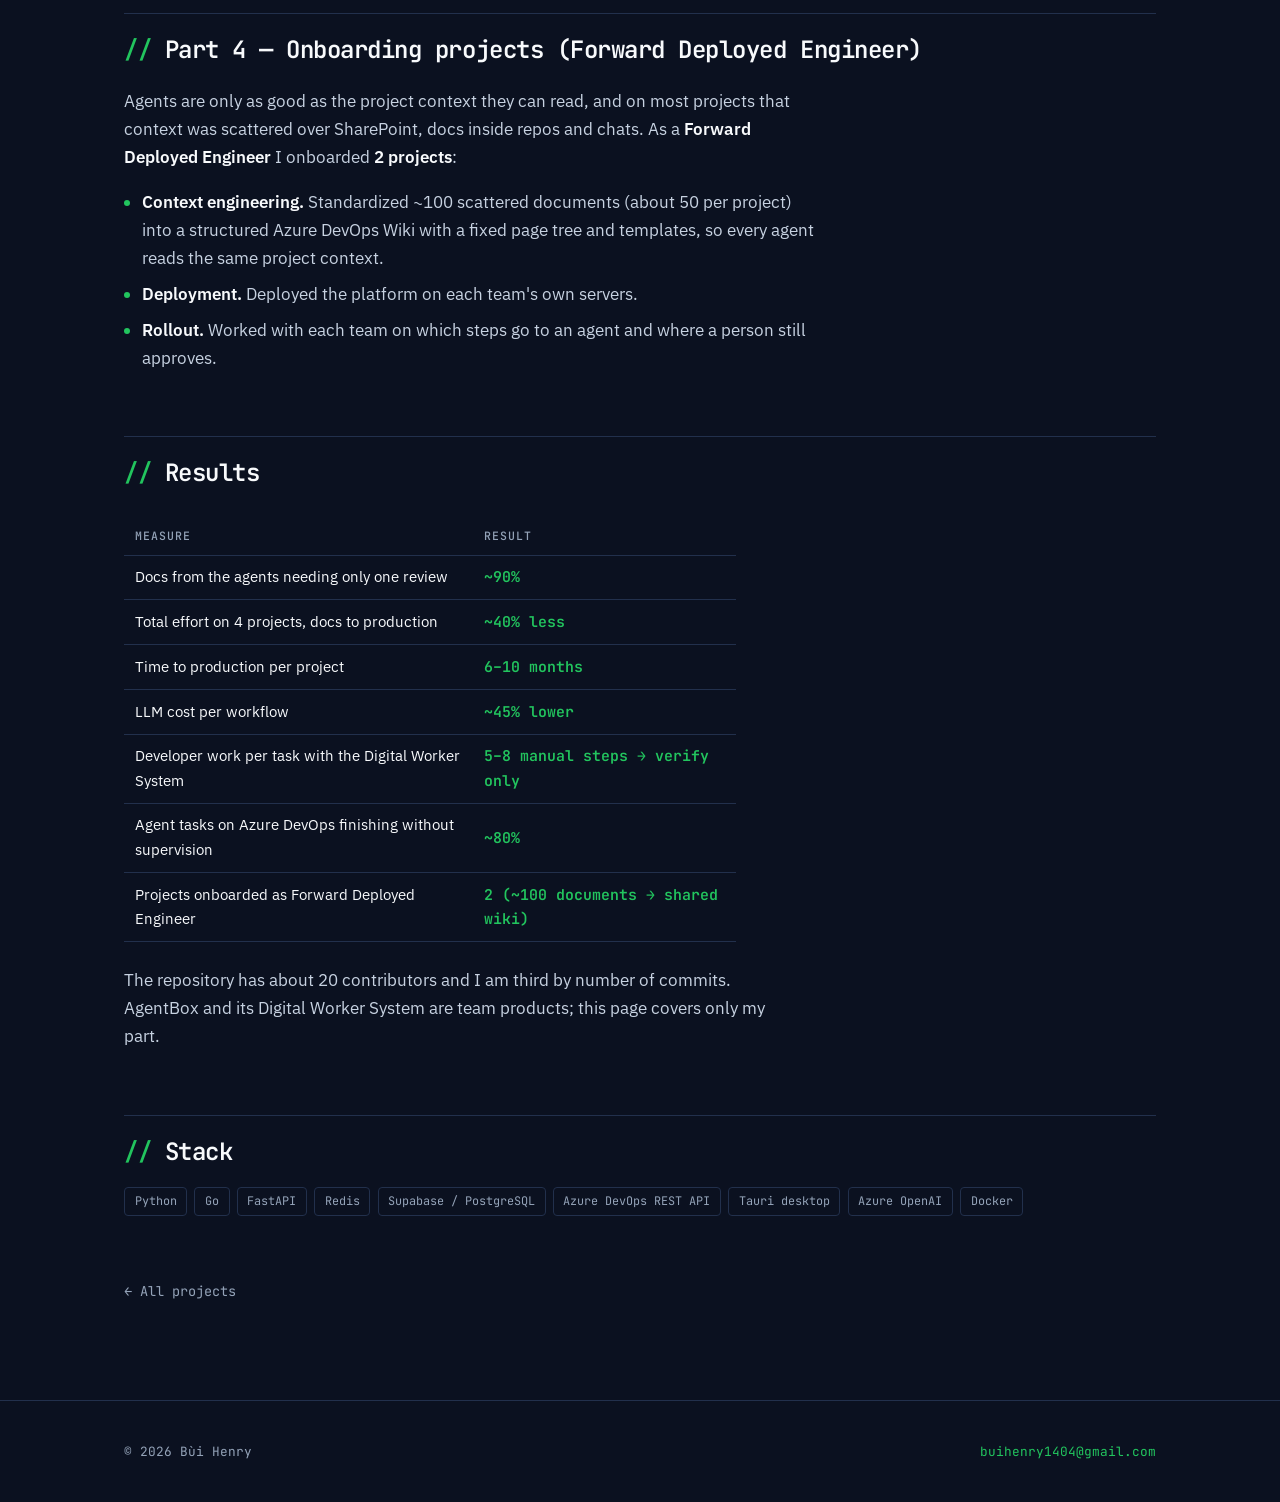
<file: projects/sdlc-platform.html>
<!doctype html>
<html lang="en">
<head>
<meta charset="utf-8">
<meta name="viewport" content="width=device-width, initial-scale=1">
<title>AgentBox — AI agents for the software development lifecycle · Bùi Henry</title>
<meta name="description" content="Six specialist SDLC agents and a 9-step document workflow that cut ~40% of total effort on 4 projects, per-agent model resolution that cut LLM cost ~45%, the Azure DevOps service behind the team's Digital Worker System, and onboarding projects as a Forward Deployed Engineer.">
<meta property="og:title" content="AgentBox — AI agents for the software development lifecycle · Bùi Henry">
<meta property="og:description" content="Six specialist SDLC agents and a 9-step document workflow that cut ~40% of total effort on 4 projects, per-agent model resolution that cut LLM cost ~45%, the Azure DevOps service behind the team's Digital Worker System, and onboarding projects as a Forward Deployed Engineer.">
<meta property="og:type" content="website">
<meta property="og:url" content="https://buihenry1404.github.io/projects/sdlc-platform.html">
<meta property="og:image" content="https://buihenry1404.github.io/assets/henry.jpg">
<link rel="canonical" href="https://buihenry1404.github.io/projects/sdlc-platform.html">
<link rel="alternate" hreflang="en" href="https://buihenry1404.github.io/projects/sdlc-platform.html">
<link rel="alternate" hreflang="vi" href="https://buihenry1404.github.io/vi/projects/sdlc-platform.html">
<link rel="icon" href="data:image/svg+xml,<svg xmlns='http://www.w3.org/2000/svg' viewBox='0 0 100 100'><rect width='100' height='100' rx='18' fill='%230B1120'/><text x='50' y='72' font-size='64' font-family='monospace' font-weight='bold' fill='%2322C55E' text-anchor='middle'>H</text></svg>">
<link rel="stylesheet" href="../assets/style.css">
<noscript><style>.reveal{opacity:1!important;transform:none!important}</style></noscript>
</head>
<body>

<nav class="nav">
  <div class="wrap nav__inner">
    <a class="nav__home" href="../">~/buihenry</a>
    <div class="nav__links">
      <a href="../#work">Experience</a>
      <a href="../#skills">Skills</a>
      <a href="../#contact">Contact</a>
      <span class="lang"><a href="../" hreflang="en" aria-current="true">EN</a><a href="../vi/projects/sdlc-platform.html" hreflang="vi">VI</a></span>
    </div>
  </div>
</nav>

<article class="wrap article">
  <h1>AgentBox: AI agents for the software development lifecycle</h1>
  <div class="article__meta">AgentBox Ecosystem · FPT Software · Apr 2026 – present</div>

<p class="lead">
    AgentBox runs groups of AI agents throughout the software development lifecycle. I worked on four
    parts: the SDLC agents and their document workflow, per-agent model resolution and the LLM
    provider layer, the Azure DevOps service behind the team's Digital Worker System, and
    onboarding projects as a Forward Deployed Engineer.
  </p>

  <h2>Part 1 — 6 specialist SDLC agents and a 9-step workflow</h2>
  <p>
    The workflow takes a rough product idea and turns it into requirements, specifications,
    design and a UI mockup. When I took it over, only about half of the runs produced documents
    that could be used as they came out. The failures came from the workflow, not the models: one
    step wrote free text where the next step expected a file, another skipped an output nobody had
    marked as required.
  </p>
  <p>I rebuilt it as <strong>9 steps, each with one defined output</strong>:</p>
  <div class="flow">
    <span>brainstorming</span> <b>→</b>
    <span>PRD draft</span> <b>→</b>
    <span>PRD</span> <b>→</b>
    <span>SRS</span> <b>→</b>
    <span>UX flow</span> <b>→</b>
    <span>architecture (C4)</span> <b>→</b>
    <span>API &amp; data</span> <b>→</b>
    <span>mockup</span> <b>→</b>
    <span>traceability matrix</span>
  </div>
  <ul>
    <li><strong>A brainstorming step with a human check.</strong> The first agent asks questions until the idea is specific enough to write requirements from.</li>
    <li><strong>One file per step.</strong> <code>PRD.md</code>, <code>SRS.md</code> and a traceability matrix that later steps extend, so whether a step succeeded can be checked automatically.</li>
    <li><strong>Step-level retries.</strong> A failed step runs again (up to 2 retries) instead of the whole run being thrown away.</li>
    <li><strong>Traceable output.</strong> MoSCoW priorities and stable IDs carry from a user story to requirements, design and mockup, with C4, sequence and ERD diagrams along the way.</li>
  </ul>
  <p>
    I built the <strong>6 specialist agents</strong> on an existing base: brainstorming,
    requirements analysis (Job Stories), architecture with BDD test scenarios, UX, mockup, and Red
    Team PRD review. Each has its own persona, system prompt, skills and reference material (C4
    notation, NFR frameworks, SRS conventions, review checklists). Good reference material mattered
    more than prompt wording: an architecture agent given C4 notation and a concrete NFR framework
    writes a design an architect can actually review.
  </p>
  <p>
    Result: the agents cut <strong>~40% of total effort</strong> on <strong>4 projects</strong>,
    from the first documents to production. Each project reached production in <strong>6–10
    months</strong>, and <strong>~90% of the documents from the agents need only one review</strong>.
  </p>

  <h2>Part 2 — Per-agent model resolution and the LLM provider layer</h2>
  <p>
    Every step used to run on one default model. Cheap models failed the reasoning-heavy steps and
    expensive models were wasted on simple ones. I designed and built per-agent model selection:
  </p>
  <ul>
    <li><strong>Each agent runs on its own model client.</strong> A swarm run opens one client per pinned deployment, and every step runs on its agent's model instead of a shared default.</li>
    <li><strong>One setting, four layers.</strong> The model override is passed through the Go CLI, the desktop app, the web UI and the orchestrator, so the same choice holds wherever a run starts.</li>
    <li><strong>Every step records the model it used</strong>, so cost and quality can be compared per agent.</li>
    <li><strong>Safer provider setup.</strong> Azure credentials must be set explicitly (no silent fallback), LLM settings are no longer shared between accounts, and a stale override no longer fails the whole run.</li>
  </ul>
  <p>Result: <strong>LLM cost per workflow cut by about 45%</strong>.</p>

  <h2>Part 3 — The Azure DevOps service behind the Digital Worker System</h2>
  <p>
    The team's Digital Worker System lets a developer hand a task to AI agents without leaving
    Azure DevOps. Before, a developer did every step around a task by hand:
  </p>
  <div class="flow">
    <span>PM creates task</span> <b>→</b>
    <span>dev creates subtasks</span> <b>→</b>
    <span>dev enters estimates</span> <b>→</b>
    <span>dev updates status</span> <b>→</b>
    <span>dev finds context, writes code</span> <b>→</b>
    <span>dev opens PR, updates status</span>
  </div>
  <p>With the Digital Worker System, the developer only verifies:</p>
  <div class="flow">
    <span>PM creates task</span> <b>→</b>
    <span>@mention → mailbox + poller</span> <b>→</b>
    <span>Digital Worker: subtasks, estimates, status, code</span> <b>→</b>
    <span>branch, push, work items via REST</span> <b>→</b>
    <span>PR → dev verifies</span>
  </div>
  <p>
    The Digital Worker itself is a team build. My part is the <strong>Azure DevOps service</strong>
    it runs on: a FastAPI application with <strong>64 modules and 32 endpoints in 10
    routers</strong>, Supabase token auth and an async Azure DevOps REST client.
  </p>
  <ul>
    <li><strong>@mention mailbox and poller.</strong> A mention on a work item lands in a mailbox that the poller reads in turn, for both Azure DevOps cloud and self-hosted Azure DevOps Server. On-prem users are identified by their Windows account, and webhook retries never run the same request twice.</li>
    <li><strong>REST tools for agents.</strong> Agents create branches, read branch status, push files and create work items (via JSON-Patch) through the Azure DevOps REST API.</li>
    <li><strong>Clean results on the ticket.</strong> Agent replies are posted as markdown comments, and an <code>@</code> inside a code block no longer triggers a mention.</li>
    <li><strong>Recovery.</strong> Stuck tasks, dropped connections and duplicate runs are handled automatically; access tokens are masked in logs.</li>
  </ul>
  <p>
    Result: <strong>developers only verify, instead of handling 5–8 manual steps per task</strong>,
    and <strong>~80% of agent tasks on Azure DevOps finish without anyone watching</strong>.
  </p>

  <h2>Part 4 — Onboarding projects (Forward Deployed Engineer)</h2>
  <p>
    Agents are only as good as the project context they can read, and on most projects that
    context was scattered over SharePoint, docs inside repos and chats. As a
    <strong>Forward Deployed Engineer</strong> I onboarded <strong>2 projects</strong>:
  </p>
  <ul>
    <li><strong>Context engineering.</strong> Standardized ~100 scattered documents (about 50 per project) into a structured Azure DevOps Wiki with a fixed page tree and templates, so every agent reads the same project context.</li>
    <li><strong>Deployment.</strong> Deployed the platform on each team's own servers.</li>
    <li><strong>Rollout.</strong> Worked with each team on which steps go to an agent and where a person still approves.</li>
  </ul>

  <h2>Results</h2>
  <table class="res">
    <tr><th>Measure</th><th>Result</th></tr>
    <tr><td>Docs from the agents needing only one review</td><td>~90%</td></tr>
    <tr><td>Total effort on 4 projects, docs to production</td><td>~40% less</td></tr>
    <tr><td>Time to production per project</td><td>6–10 months</td></tr>
    <tr><td>LLM cost per workflow</td><td>~45% lower</td></tr>
    <tr><td>Developer work per task with the Digital Worker System</td><td>5–8 manual steps → verify only</td></tr>
    <tr><td>Agent tasks on Azure DevOps finishing without supervision</td><td>~80%</td></tr>
    <tr><td>Projects onboarded as Forward Deployed Engineer</td><td>2 (~100 documents → shared wiki)</td></tr>
  </table>
  <p>
    The repository has about 20 contributors and I am third by number of commits. AgentBox and its
    Digital Worker System are team products; this page covers only my part.
  </p>

  <h2>Stack</h2>
  <div class="tags">
    <span class="tag">Python</span><span class="tag">Go</span><span class="tag">FastAPI</span>
    <span class="tag">Redis</span><span class="tag">Supabase / PostgreSQL</span>
    <span class="tag">Azure DevOps REST API</span><span class="tag">Tauri desktop</span>
    <span class="tag">Azure OpenAI</span><span class="tag">Docker</span>
  </div>

  <a class="backlink" href="../#work">← All projects</a>
</article>

<footer>
  <div class="wrap">
    <span>© 2026 Bùi Henry</span>
    <span><a href="https://mail.google.com/mail/?view=cm&amp;fs=1&amp;to=buihenry1404@gmail.com&amp;su=Opportunity%20for%20B%C3%B9i%20Henry" target="_blank" rel="noopener">buihenry1404@gmail.com</a></span>
  </div>
</footer>

<script>
(function () {
  var rm = window.matchMedia('(prefers-reduced-motion: reduce)').matches;
  var els = document.querySelectorAll('.reveal');
  if (!rm && 'IntersectionObserver' in window) {
    var io = new IntersectionObserver(function (es) {
      es.forEach(function (e) { if (e.isIntersecting) { e.target.classList.add('in'); io.unobserve(e.target); } });
    }, { rootMargin: '0px 0px -10% 0px' });
    els.forEach(function (el) { io.observe(el); });
  } else {
    els.forEach(function (el) { el.classList.add('in'); });
  }

})();
</script>
</body>
</html>
</file>
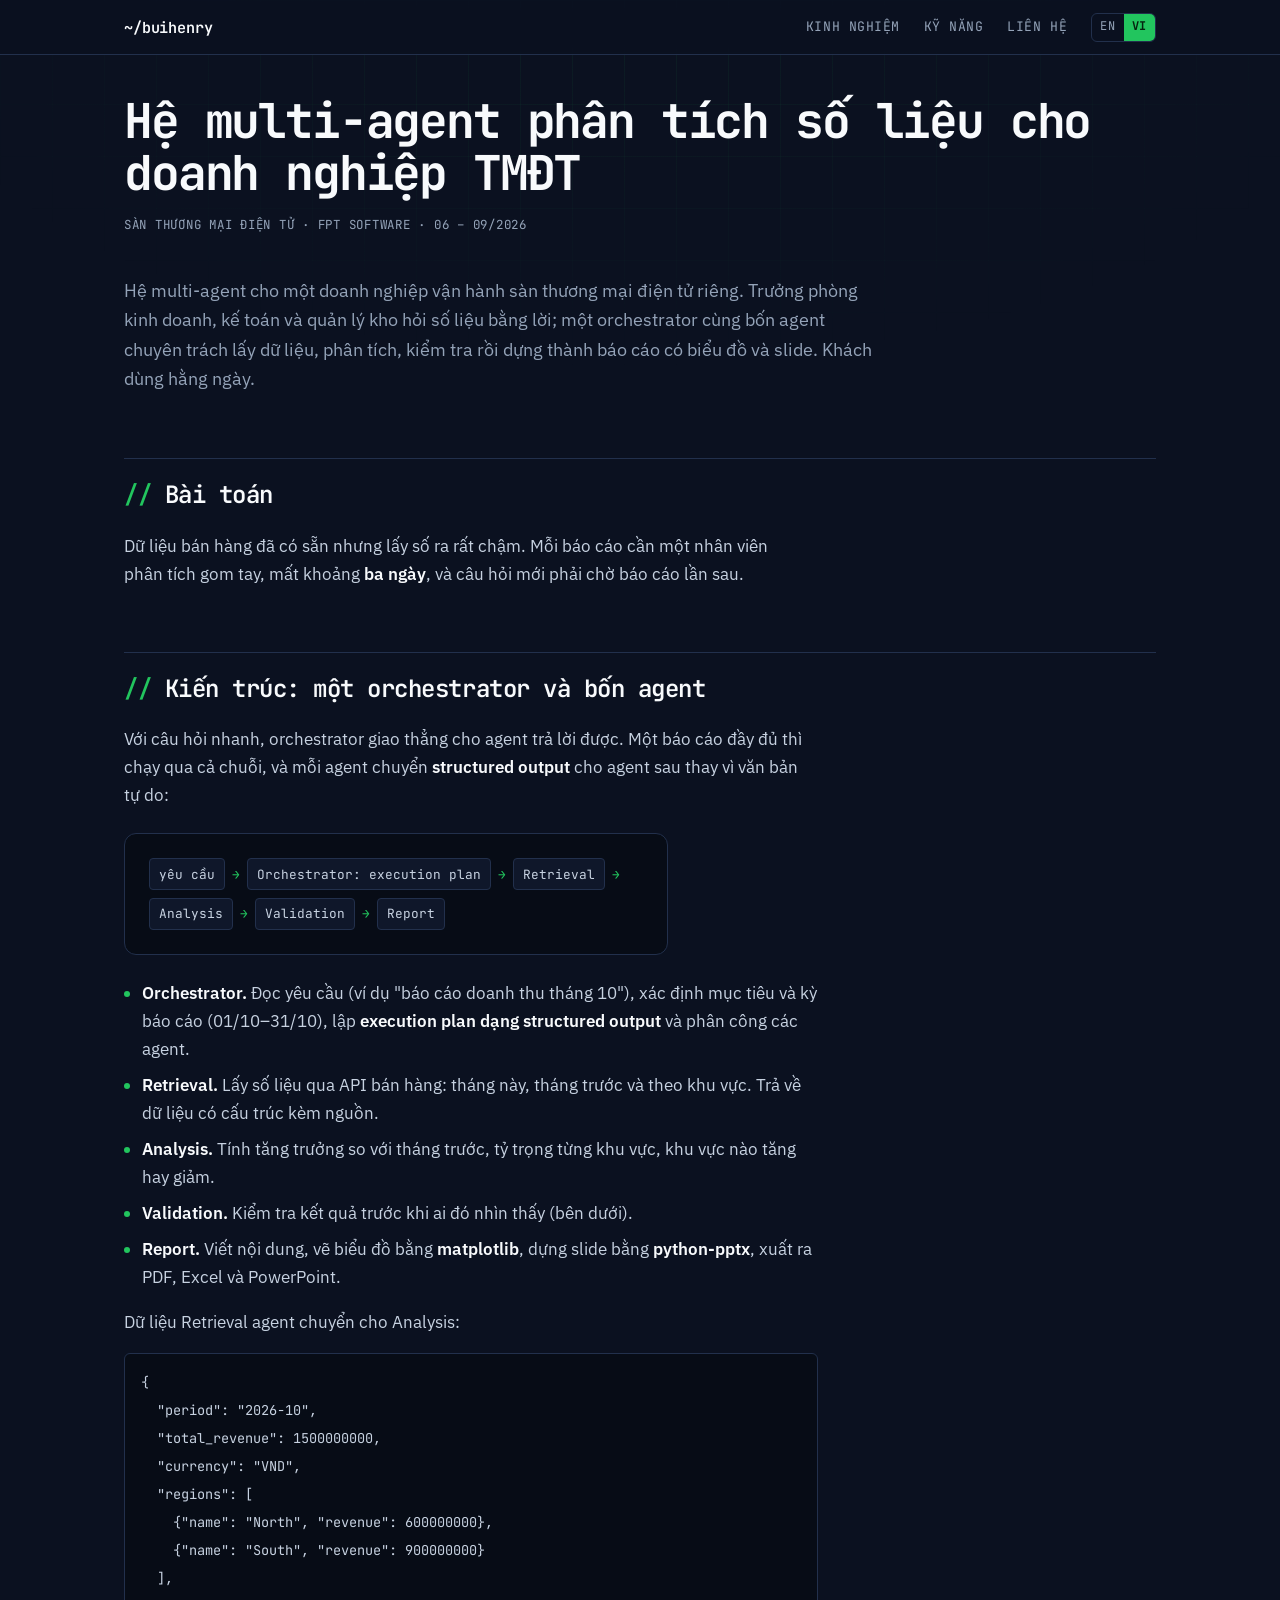
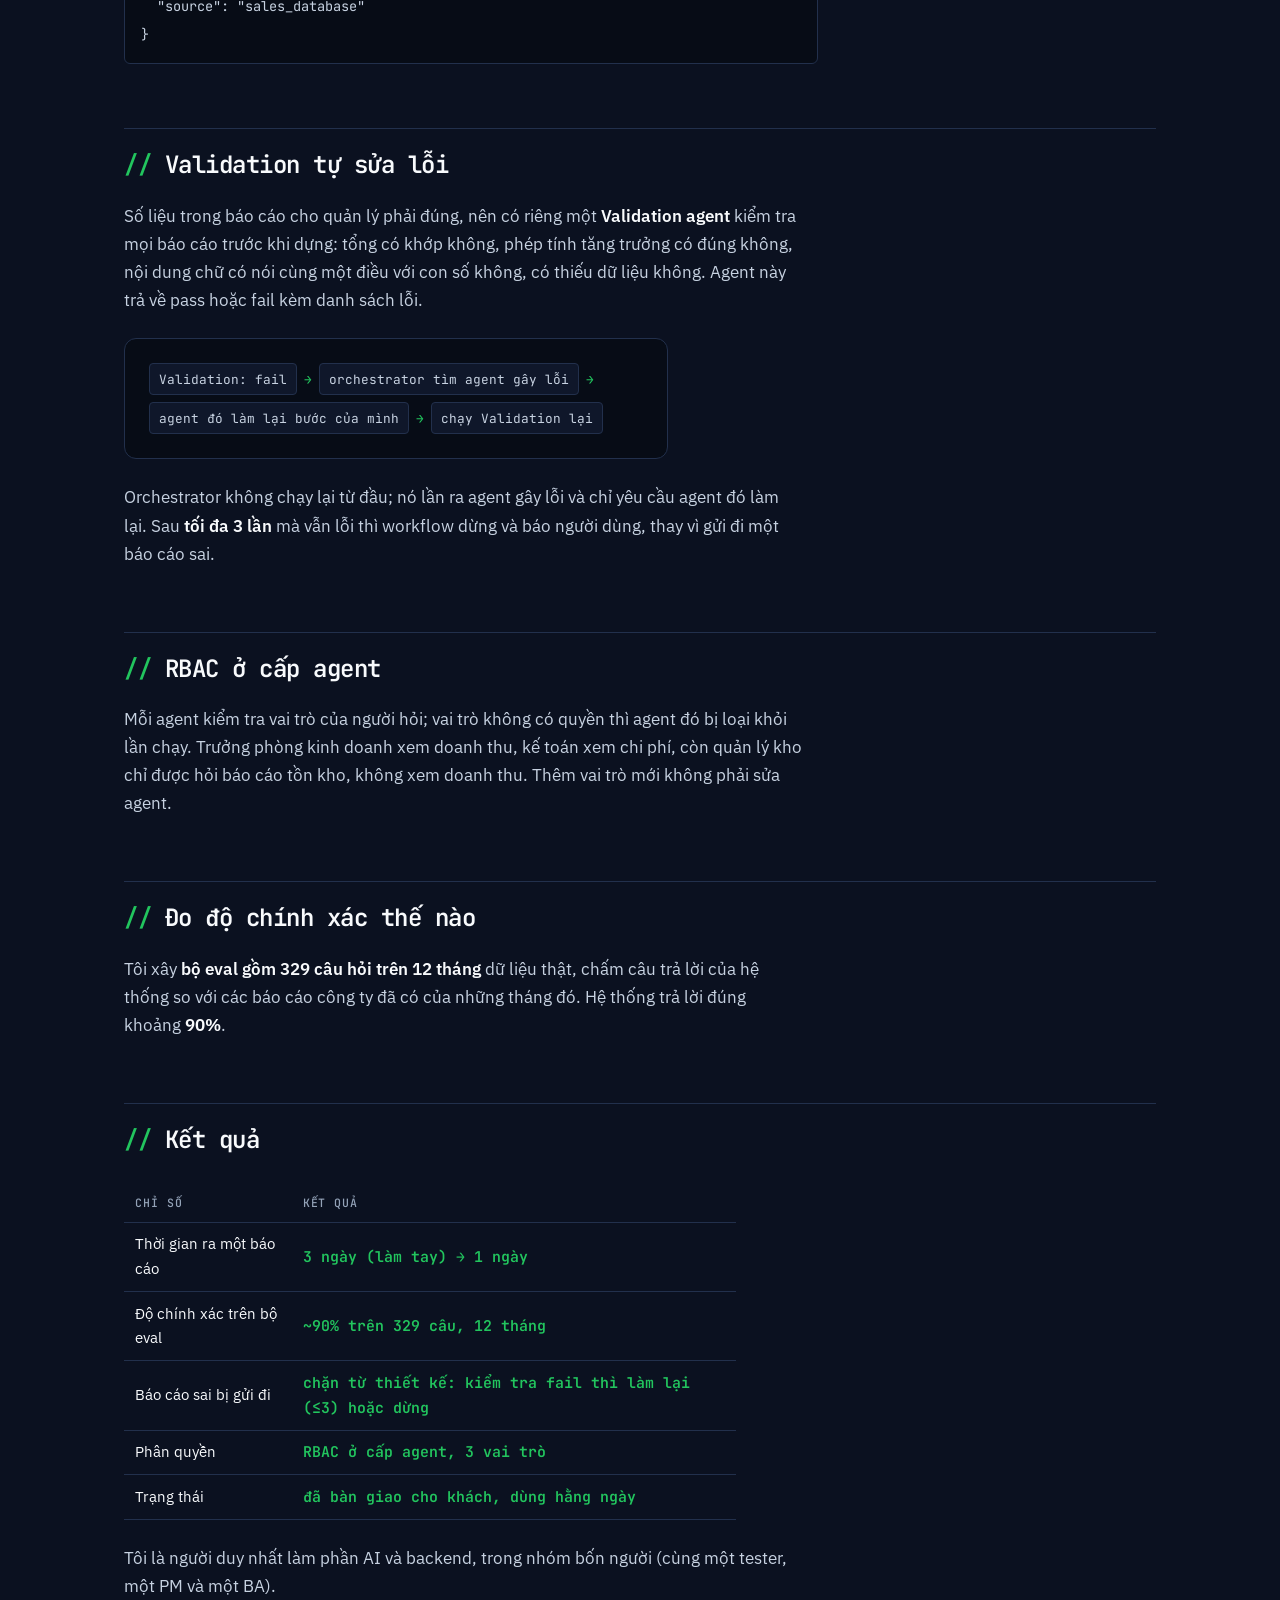
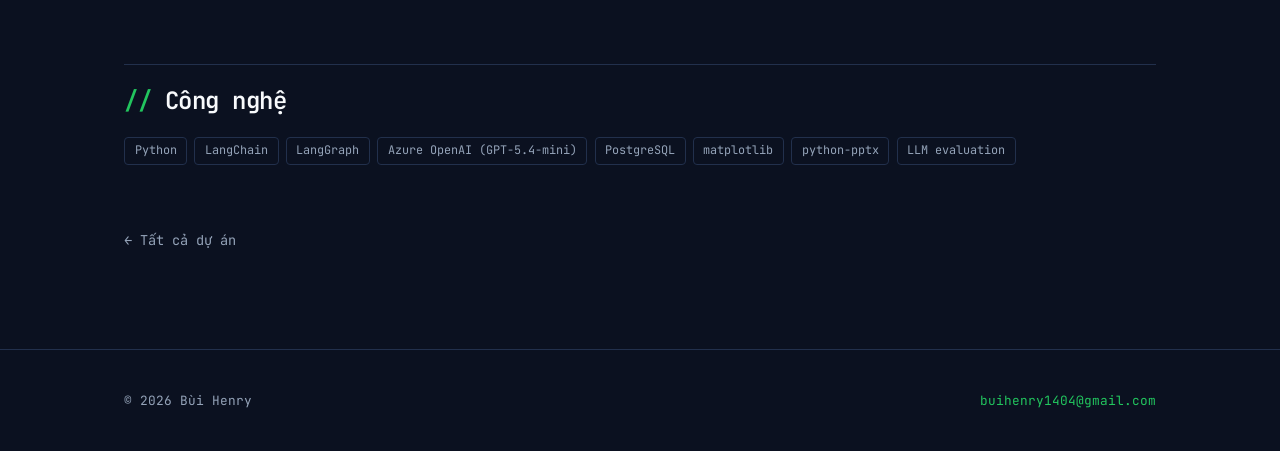
<file: vi/projects/ecommerce-analytics.html>
<!doctype html>
<html lang="vi">
<head>
<meta charset="utf-8">
<meta name="viewport" content="width=device-width, initial-scale=1">
<title>Hệ multi-agent phân tích số liệu cho doanh nghiệp TMĐT · Bùi Henry</title>
<meta name="description" content="Một orchestrator và bốn agent (Retrieval, Analysis, Validation, Report) biến yêu cầu của quản lý thành báo cáo đã kiểm tra, có biểu đồ và slide. Làm báo cáo từ 3 ngày còn 1, độ chính xác ~90% trên bộ eval 329 câu.">
<meta property="og:title" content="Hệ multi-agent phân tích số liệu cho doanh nghiệp TMĐT · Bùi Henry">
<meta property="og:description" content="Một orchestrator và bốn agent (Retrieval, Analysis, Validation, Report) biến yêu cầu của quản lý thành báo cáo đã kiểm tra, có biểu đồ và slide. Làm báo cáo từ 3 ngày còn 1, độ chính xác ~90% trên bộ eval 329 câu.">
<meta property="og:type" content="website">
<meta property="og:url" content="https://buihenry1404.github.io/vi/projects/ecommerce-analytics.html">
<meta property="og:image" content="https://buihenry1404.github.io/assets/henry.jpg">
<link rel="canonical" href="https://buihenry1404.github.io/vi/projects/ecommerce-analytics.html">
<link rel="alternate" hreflang="vi" href="https://buihenry1404.github.io/vi/projects/ecommerce-analytics.html">
<link rel="alternate" hreflang="en" href="https://buihenry1404.github.io/projects/ecommerce-analytics.html">
<link rel="icon" href="data:image/svg+xml,<svg xmlns='http://www.w3.org/2000/svg' viewBox='0 0 100 100'><rect width='100' height='100' rx='18' fill='%230B1120'/><text x='50' y='72' font-size='64' font-family='monospace' font-weight='bold' fill='%2322C55E' text-anchor='middle'>H</text></svg>">
<link rel="stylesheet" href="../../assets/style.css">
<noscript><style>.reveal{opacity:1!important;transform:none!important}</style></noscript>
</head>
<body>

<nav class="nav">
  <div class="wrap nav__inner">
    <a class="nav__home" href="../">~/buihenry</a>
    <div class="nav__links">
      <a href="../#work">Kinh nghiệm</a>
      <a href="../#skills">Kỹ năng</a>
      <a href="../#contact">Liên hệ</a>
      <span class="lang"><a href="../../projects/ecommerce-analytics.html" hreflang="en">EN</a><a href="../" hreflang="vi" aria-current="true">VI</a></span>
    </div>
  </div>
</nav>

<article class="wrap article">
  <h1>Hệ multi-agent phân tích số liệu cho doanh nghiệp TMĐT</h1>
  <div class="article__meta">Sàn thương mại điện tử · FPT Software · 06 – 09/2026</div>

  <p class="lead">
    Hệ multi-agent cho một doanh nghiệp vận hành sàn thương mại điện tử riêng. Trưởng phòng kinh
    doanh, kế toán và quản lý kho hỏi số liệu bằng lời; một orchestrator cùng bốn agent chuyên trách
    lấy dữ liệu, phân tích, kiểm tra rồi dựng thành báo cáo có biểu đồ và slide. Khách dùng hằng
    ngày.
  </p>

  <h2>Bài toán</h2>
  <p>
    Dữ liệu bán hàng đã có sẵn nhưng lấy số ra rất chậm. Mỗi báo cáo cần một nhân viên phân tích gom
    tay, mất khoảng <strong>ba ngày</strong>, và câu hỏi mới phải chờ báo cáo lần sau.
  </p>

  <h2>Kiến trúc: một orchestrator và bốn agent</h2>
  <p>
    Với câu hỏi nhanh, orchestrator giao thẳng cho agent trả lời được. Một báo cáo đầy đủ thì chạy qua
    cả chuỗi, và mỗi agent chuyển <strong>structured output</strong> cho agent sau thay vì văn bản
    tự do:
  </p>
  <div class="flow">
    <span>yêu cầu</span> <b>→</b>
    <span>Orchestrator: execution plan</span> <b>→</b>
    <span>Retrieval</span> <b>→</b>
    <span>Analysis</span> <b>→</b>
    <span>Validation</span> <b>→</b>
    <span>Report</span>
  </div>
  <ul>
    <li><strong>Orchestrator.</strong> Đọc yêu cầu (ví dụ "báo cáo doanh thu tháng 10"), xác định mục tiêu và kỳ báo cáo (01/10–31/10), lập <strong>execution plan dạng structured output</strong> và phân công các agent.</li>
    <li><strong>Retrieval.</strong> Lấy số liệu qua API bán hàng: tháng này, tháng trước và theo khu vực. Trả về dữ liệu có cấu trúc kèm nguồn.</li>
    <li><strong>Analysis.</strong> Tính tăng trưởng so với tháng trước, tỷ trọng từng khu vực, khu vực nào tăng hay giảm.</li>
    <li><strong>Validation.</strong> Kiểm tra kết quả trước khi ai đó nhìn thấy (bên dưới).</li>
    <li><strong>Report.</strong> Viết nội dung, vẽ biểu đồ bằng <strong>matplotlib</strong>, dựng slide bằng <strong>python-pptx</strong>, xuất ra PDF, Excel và PowerPoint.</li>
  </ul>
  <p>Dữ liệu Retrieval agent chuyển cho Analysis:</p>
  <pre><code>{
  "period": "2026-10",
  "total_revenue": 1500000000,
  "currency": "VND",
  "regions": [
    {"name": "North", "revenue": 600000000},
    {"name": "South", "revenue": 900000000}
  ],
  "source": "sales_database"
}</code></pre>

  <h2>Validation tự sửa lỗi</h2>
  <p>
    Số liệu trong báo cáo cho quản lý phải đúng, nên có riêng một <strong>Validation agent</strong>
    kiểm tra mọi báo cáo trước khi dựng: tổng có khớp không, phép tính tăng trưởng có đúng không, nội
    dung chữ có nói cùng một điều với con số không, có thiếu dữ liệu không. Agent này trả về pass hoặc
    fail kèm danh sách lỗi.
  </p>
  <div class="flow">
    <span>Validation: fail</span> <b>→</b>
    <span>orchestrator tìm agent gây lỗi</span> <b>→</b>
    <span>agent đó làm lại bước của mình</span> <b>→</b>
    <span>chạy Validation lại</span>
  </div>
  <p>
    Orchestrator không chạy lại từ đầu; nó lần ra agent gây lỗi và chỉ yêu cầu agent đó làm lại. Sau
    <strong>tối đa 3 lần</strong> mà vẫn lỗi thì workflow dừng và báo người dùng, thay vì gửi đi một
    báo cáo sai.
  </p>

  <h2>RBAC ở cấp agent</h2>
  <p>
    Mỗi agent kiểm tra vai trò của người hỏi; vai trò không có quyền thì agent đó bị loại khỏi lần
    chạy. Trưởng phòng kinh doanh xem doanh thu, kế toán xem chi phí, còn quản lý kho chỉ được hỏi báo
    cáo tồn kho, không xem doanh thu. Thêm vai trò mới không phải sửa agent.
  </p>

  <h2>Đo độ chính xác thế nào</h2>
  <p>
    Tôi xây <strong>bộ eval gồm 329 câu hỏi trên 12 tháng</strong> dữ liệu thật, chấm câu trả lời của
    hệ thống so với các báo cáo công ty đã có của những tháng đó. Hệ thống trả lời đúng khoảng
    <strong>90%</strong>.
  </p>

  <h2>Kết quả</h2>
  <table class="res">
    <tr><th>Chỉ số</th><th>Kết quả</th></tr>
    <tr><td>Thời gian ra một báo cáo</td><td>3 ngày (làm tay) → 1 ngày</td></tr>
    <tr><td>Độ chính xác trên bộ eval</td><td>~90% trên 329 câu, 12 tháng</td></tr>
    <tr><td>Báo cáo sai bị gửi đi</td><td>chặn từ thiết kế: kiểm tra fail thì làm lại (≤3) hoặc dừng</td></tr>
    <tr><td>Phân quyền</td><td>RBAC ở cấp agent, 3 vai trò</td></tr>
    <tr><td>Trạng thái</td><td>đã bàn giao cho khách, dùng hằng ngày</td></tr>
  </table>
  <p>
    Tôi là người duy nhất làm phần AI và backend, trong nhóm bốn người (cùng một tester, một PM và một
    BA).
  </p>

  <h2>Công nghệ</h2>
  <div class="tags">
    <span class="tag">Python</span><span class="tag">LangChain</span><span class="tag">LangGraph</span>
    <span class="tag">Azure OpenAI (GPT-5.4-mini)</span><span class="tag">PostgreSQL</span>
    <span class="tag">matplotlib</span><span class="tag">python-pptx</span>
    <span class="tag">LLM evaluation</span>
  </div>

  <a class="backlink" href="../#work">← Tất cả dự án</a>
</article>

<footer>
  <div class="wrap">
    <span>© 2026 Bùi Henry</span>
    <span><a href="https://mail.google.com/mail/?view=cm&amp;fs=1&amp;to=buihenry1404@gmail.com&amp;su=Opportunity%20for%20B%C3%B9i%20Henry" target="_blank" rel="noopener">buihenry1404@gmail.com</a></span>
  </div>
</footer>

<script>
(function () {
  var rm = window.matchMedia('(prefers-reduced-motion: reduce)').matches;
  var els = document.querySelectorAll('.reveal');
  if (!rm && 'IntersectionObserver' in window) {
    var io = new IntersectionObserver(function (es) {
      es.forEach(function (e) { if (e.isIntersecting) { e.target.classList.add('in'); io.unobserve(e.target); } });
    }, { rootMargin: '0px 0px -10% 0px' });
    els.forEach(function (el) { io.observe(el); });
  } else {
    els.forEach(function (el) { el.classList.add('in'); });
  }

})();
</script>
</body>
</html>
</file>
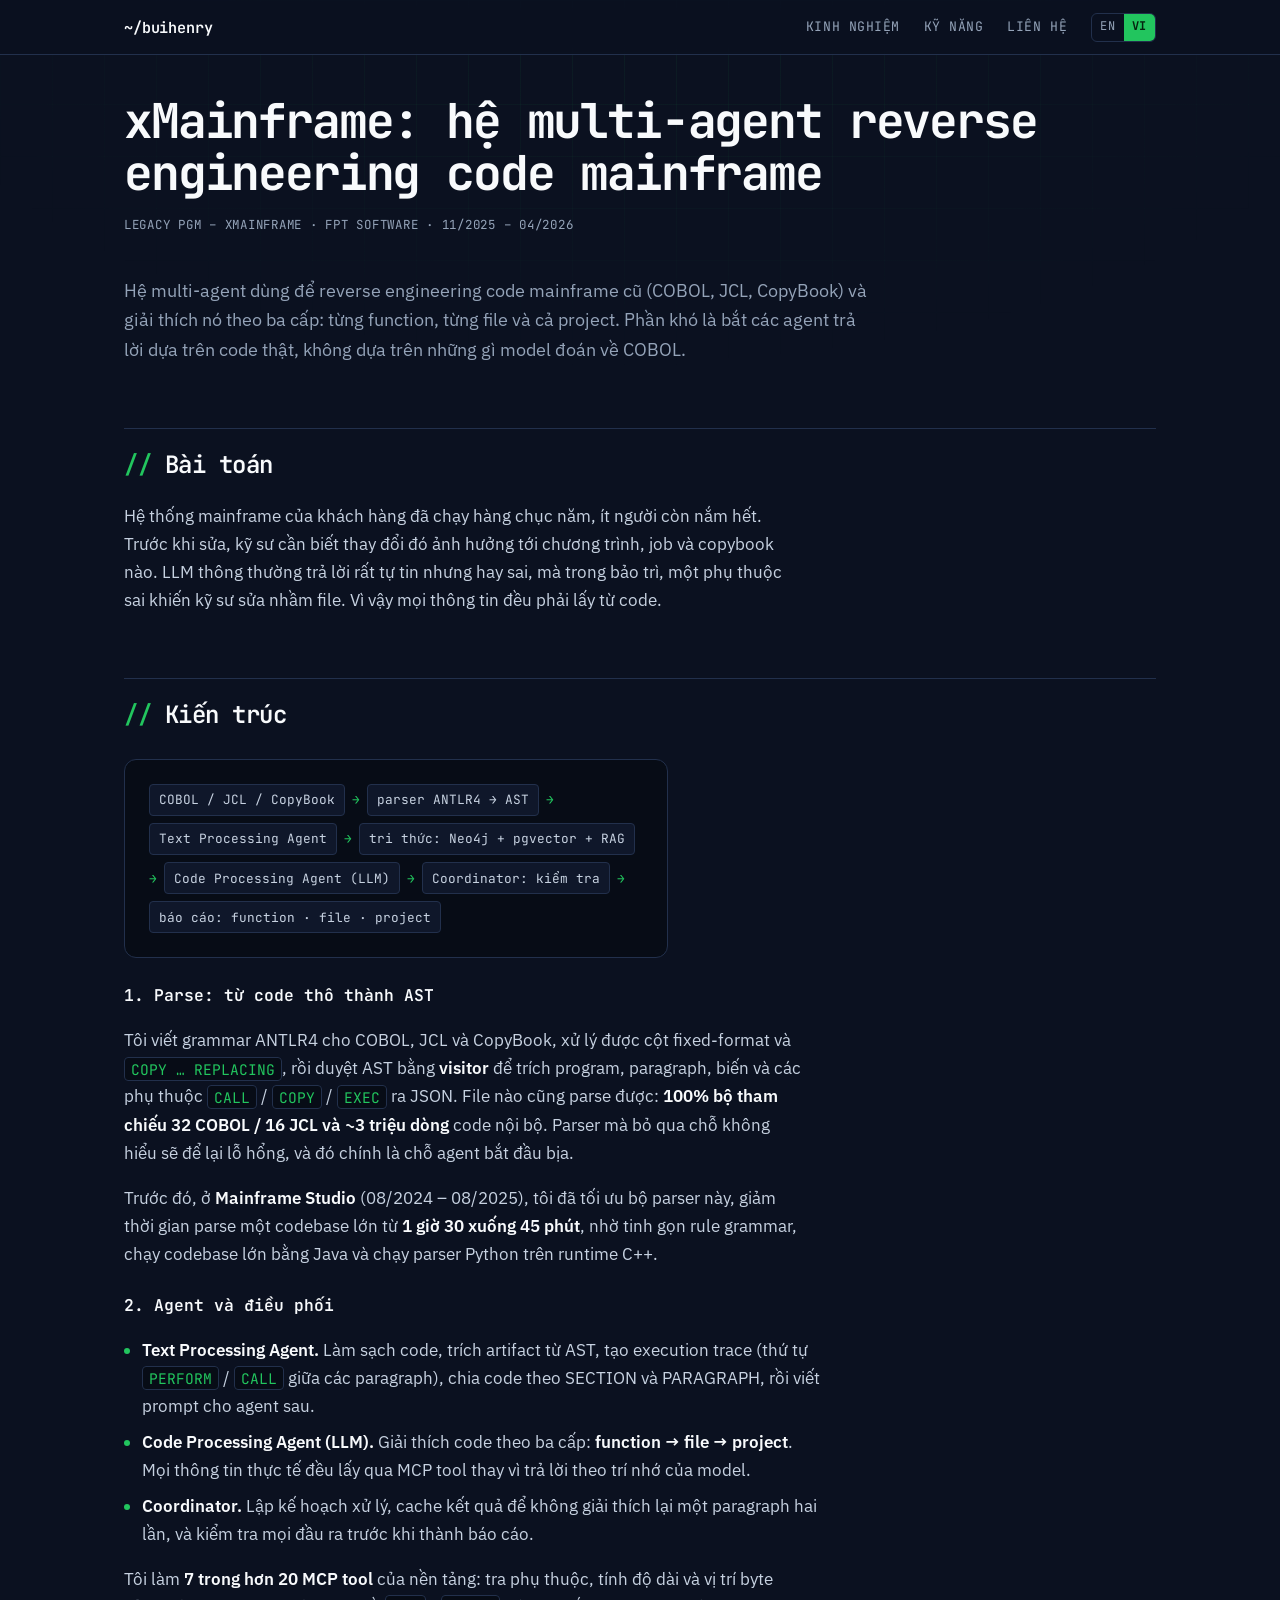
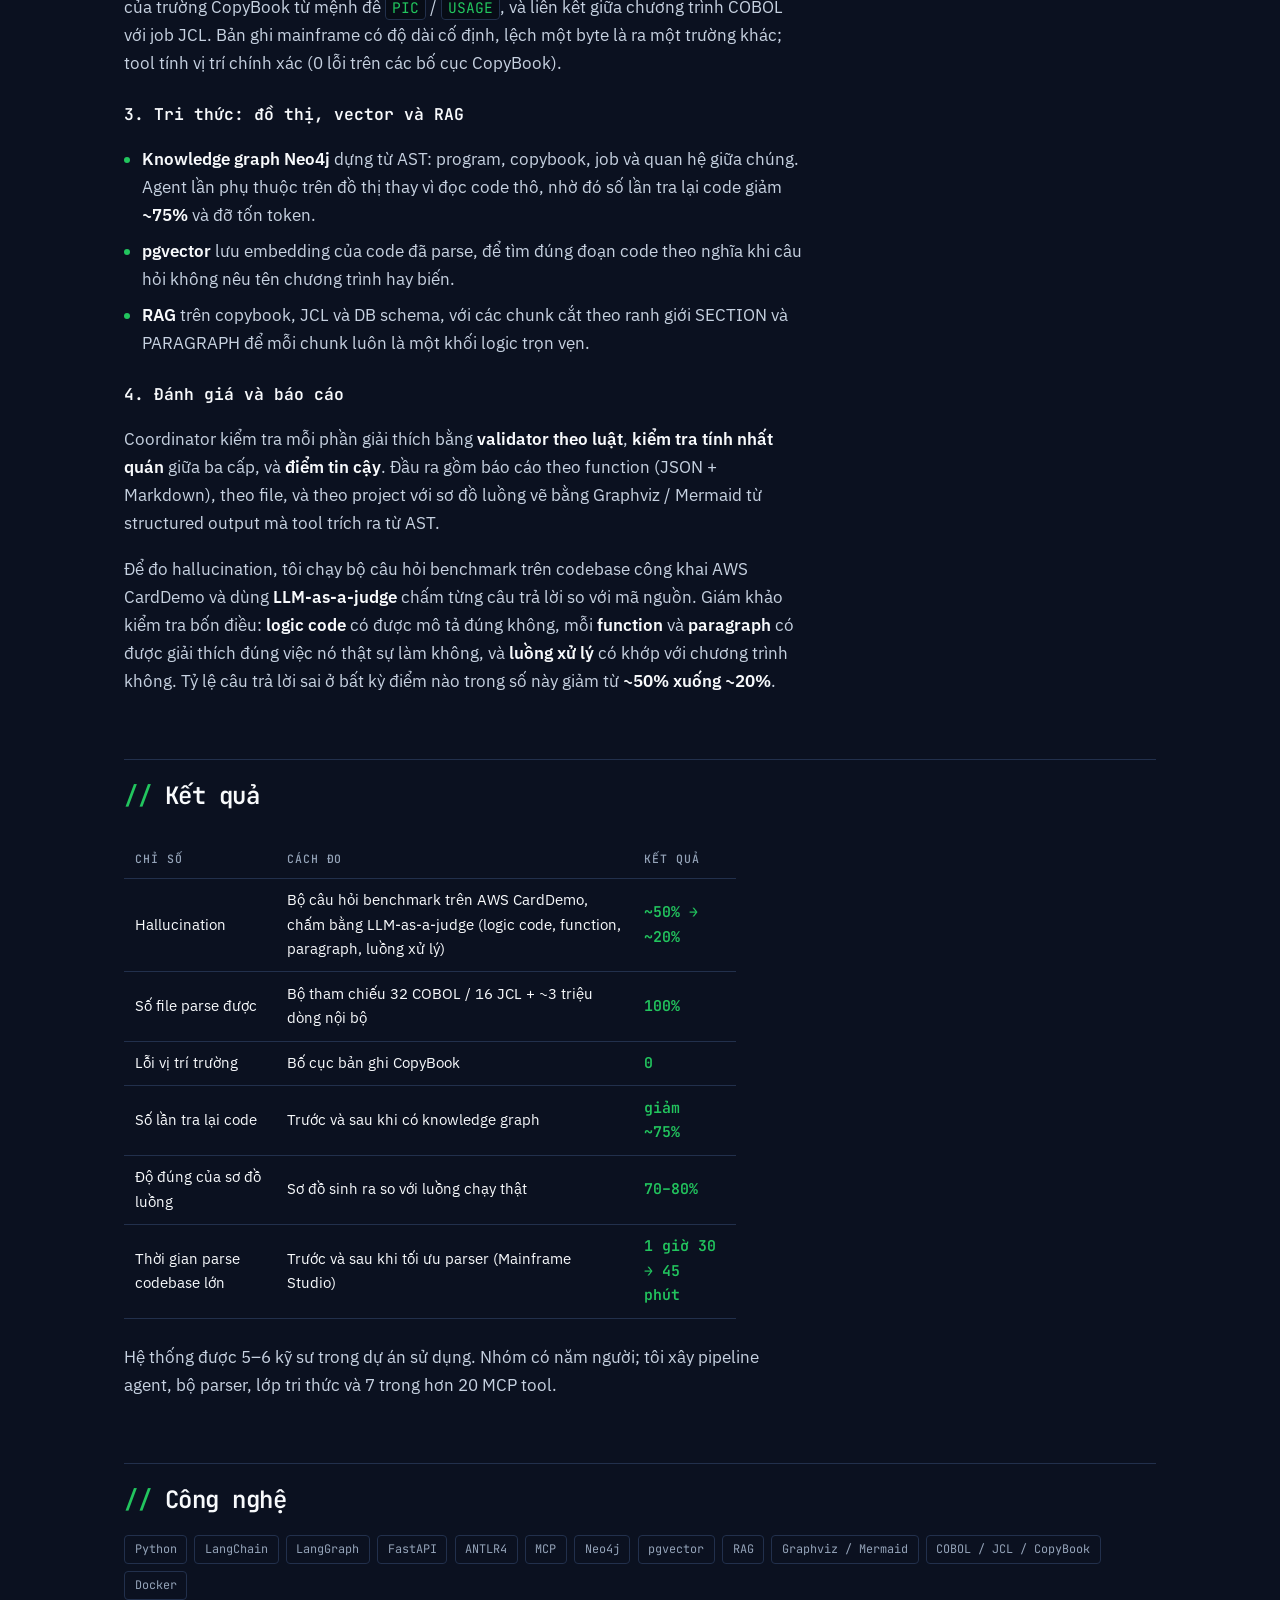
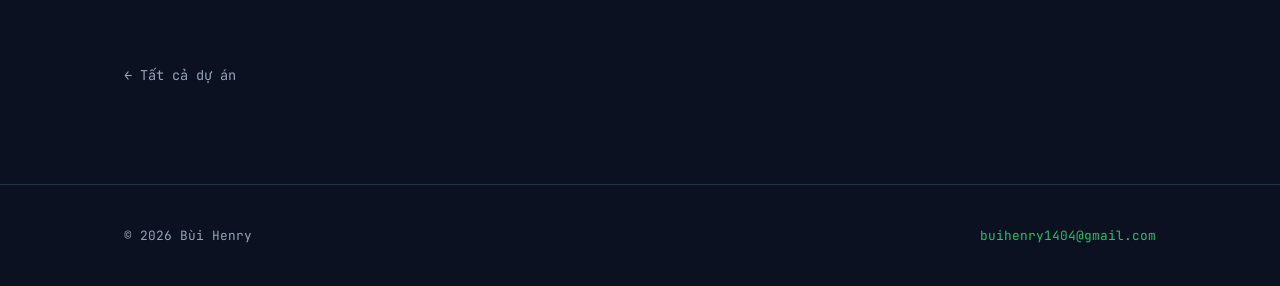
<file: vi/projects/mainframe-agent.html>
<!doctype html>
<html lang="vi">
<head>
<meta charset="utf-8">
<meta name="viewport" content="width=device-width, initial-scale=1">
<title>xMainframe — hệ multi-agent reverse engineering code mainframe · Bùi Henry</title>
<meta name="description" content="Parser ANTLR4 và AST cung cấp dữ liệu cho một Coordinator và hai agent giải thích COBOL theo 3 cấp function, file, project, dựa trên knowledge graph Neo4j, pgvector và MCP tool. Hallucination giảm từ ~50% xuống ~20%.">
<meta property="og:title" content="xMainframe — hệ multi-agent reverse engineering code mainframe · Bùi Henry">
<meta property="og:description" content="Parser ANTLR4 và AST cung cấp dữ liệu cho một Coordinator và hai agent giải thích COBOL theo 3 cấp function, file, project, dựa trên knowledge graph Neo4j, pgvector và MCP tool. Hallucination giảm từ ~50% xuống ~20%.">
<meta property="og:type" content="website">
<meta property="og:url" content="https://buihenry1404.github.io/vi/projects/mainframe-agent.html">
<meta property="og:image" content="https://buihenry1404.github.io/assets/henry.jpg">
<link rel="canonical" href="https://buihenry1404.github.io/vi/projects/mainframe-agent.html">
<link rel="alternate" hreflang="vi" href="https://buihenry1404.github.io/vi/projects/mainframe-agent.html">
<link rel="alternate" hreflang="en" href="https://buihenry1404.github.io/projects/mainframe-agent.html">
<link rel="icon" href="data:image/svg+xml,<svg xmlns='http://www.w3.org/2000/svg' viewBox='0 0 100 100'><rect width='100' height='100' rx='18' fill='%230B1120'/><text x='50' y='72' font-size='64' font-family='monospace' font-weight='bold' fill='%2322C55E' text-anchor='middle'>H</text></svg>">
<link rel="stylesheet" href="../../assets/style.css">
<noscript><style>.reveal{opacity:1!important;transform:none!important}</style></noscript>
</head>
<body>

<nav class="nav">
  <div class="wrap nav__inner">
    <a class="nav__home" href="../">~/buihenry</a>
    <div class="nav__links">
      <a href="../#work">Kinh nghiệm</a>
      <a href="../#skills">Kỹ năng</a>
      <a href="../#contact">Liên hệ</a>
      <span class="lang"><a href="../../projects/mainframe-agent.html" hreflang="en">EN</a><a href="../" hreflang="vi" aria-current="true">VI</a></span>
    </div>
  </div>
</nav>

<article class="wrap article">
  <h1>xMainframe: hệ multi-agent reverse engineering code mainframe</h1>
  <div class="article__meta">Legacy PGM – xMainframe · FPT Software · 11/2025 – 04/2026</div>

  <p class="lead">
    Hệ multi-agent dùng để reverse engineering code mainframe cũ (COBOL, JCL, CopyBook) và giải thích
    nó theo ba cấp: từng function, từng file và cả project. Phần khó là bắt các agent trả lời dựa trên
    code thật, không dựa trên những gì model đoán về COBOL.
  </p>

  <h2>Bài toán</h2>
  <p>
    Hệ thống mainframe của khách hàng đã chạy hàng chục năm, ít người còn nắm hết. Trước khi sửa, kỹ
    sư cần biết thay đổi đó ảnh hưởng tới chương trình, job và copybook nào. LLM thông thường trả lời
    rất tự tin nhưng hay sai, mà trong bảo trì, một phụ thuộc sai khiến kỹ sư sửa nhầm file. Vì vậy mọi
    thông tin đều phải lấy từ code.
  </p>

  <h2>Kiến trúc</h2>
  <div class="flow">
    <span>COBOL / JCL / CopyBook</span> <b>→</b>
    <span>parser ANTLR4 → AST</span> <b>→</b>
    <span>Text Processing Agent</span> <b>→</b>
    <span>tri thức: Neo4j + pgvector + RAG</span> <b>→</b>
    <span>Code Processing Agent (LLM)</span> <b>→</b>
    <span>Coordinator: kiểm tra</span> <b>→</b>
    <span>báo cáo: function · file · project</span>
  </div>

  <h3>1. Parse: từ code thô thành AST</h3>
  <p>
    Tôi viết grammar ANTLR4 cho COBOL, JCL và CopyBook, xử lý được cột fixed-format và
    <code>COPY … REPLACING</code>, rồi duyệt AST bằng <strong>visitor</strong> để trích program,
    paragraph, biến và các phụ thuộc <code>CALL</code> / <code>COPY</code> / <code>EXEC</code> ra
    JSON. File nào cũng parse được: <strong>100% bộ tham chiếu 32 COBOL / 16 JCL và ~3 triệu dòng</strong>
    code nội bộ. Parser mà bỏ qua chỗ không hiểu sẽ để lại lỗ hổng, và đó chính là chỗ agent bắt đầu
    bịa.
  </p>
  <p>
    Trước đó, ở <strong>Mainframe Studio</strong> (08/2024 – 08/2025), tôi đã tối ưu bộ parser này,
    giảm thời gian parse một codebase lớn từ <strong>1 giờ 30 xuống 45 phút</strong>, nhờ tinh gọn
    rule grammar, chạy codebase lớn bằng Java và chạy parser Python trên runtime C++.
  </p>

  <h3>2. Agent và điều phối</h3>
  <ul>
    <li><strong>Text Processing Agent.</strong> Làm sạch code, trích artifact từ AST, tạo execution trace (thứ tự <code>PERFORM</code> / <code>CALL</code> giữa các paragraph), chia code theo SECTION và PARAGRAPH, rồi viết prompt cho agent sau.</li>
    <li><strong>Code Processing Agent (LLM).</strong> Giải thích code theo ba cấp: <strong>function → file → project</strong>. Mọi thông tin thực tế đều lấy qua MCP tool thay vì trả lời theo trí nhớ của model.</li>
    <li><strong>Coordinator.</strong> Lập kế hoạch xử lý, cache kết quả để không giải thích lại một paragraph hai lần, và kiểm tra mọi đầu ra trước khi thành báo cáo.</li>
  </ul>
  <p>
    Tôi làm <strong>7 trong hơn 20 MCP tool</strong> của nền tảng: tra phụ thuộc, tính độ dài và vị
    trí byte của trường CopyBook từ mệnh đề <code>PIC</code> / <code>USAGE</code>, và liên kết giữa
    chương trình COBOL với job JCL. Bản ghi mainframe có độ dài cố định, lệch một byte là ra một trường
    khác; tool tính vị trí chính xác (0 lỗi trên các bố cục CopyBook).
  </p>

  <h3>3. Tri thức: đồ thị, vector và RAG</h3>
  <ul>
    <li><strong>Knowledge graph Neo4j</strong> dựng từ AST: program, copybook, job và quan hệ giữa chúng. Agent lần phụ thuộc trên đồ thị thay vì đọc code thô, nhờ đó số lần tra lại code giảm <strong>~75%</strong> và đỡ tốn token.</li>
    <li><strong>pgvector</strong> lưu embedding của code đã parse, để tìm đúng đoạn code theo nghĩa khi câu hỏi không nêu tên chương trình hay biến.</li>
    <li><strong>RAG</strong> trên copybook, JCL và DB schema, với các chunk cắt theo ranh giới SECTION và PARAGRAPH để mỗi chunk luôn là một khối logic trọn vẹn.</li>
  </ul>

  <h3>4. Đánh giá và báo cáo</h3>
  <p>
    Coordinator kiểm tra mỗi phần giải thích bằng <strong>validator theo luật</strong>,
    <strong>kiểm tra tính nhất quán</strong> giữa ba cấp, và <strong>điểm tin cậy</strong>. Đầu ra gồm
    báo cáo theo function (JSON + Markdown), theo file, và theo project với sơ đồ luồng vẽ bằng Graphviz
    / Mermaid từ structured output mà tool trích ra từ AST.
  </p>
  <p>
    Để đo hallucination, tôi chạy bộ câu hỏi benchmark trên codebase công khai AWS CardDemo và dùng
    <strong>LLM-as-a-judge</strong> chấm từng câu trả lời so với mã nguồn. Giám khảo kiểm tra bốn điều:
    <strong>logic code</strong> có được mô tả đúng không, mỗi <strong>function</strong> và
    <strong>paragraph</strong> có được giải thích đúng việc nó thật sự làm không, và
    <strong>luồng xử lý</strong> có khớp với chương trình không. Tỷ lệ câu trả lời sai ở bất kỳ điểm nào
    trong số này giảm từ <strong>~50% xuống ~20%</strong>.
  </p>

  <h2>Kết quả</h2>
  <table class="res">
    <tr><th>Chỉ số</th><th>Cách đo</th><th>Kết quả</th></tr>
    <tr><td>Hallucination</td><td>Bộ câu hỏi benchmark trên AWS CardDemo, chấm bằng LLM-as-a-judge (logic code, function, paragraph, luồng xử lý)</td><td>~50% → ~20%</td></tr>
    <tr><td>Số file parse được</td><td>Bộ tham chiếu 32 COBOL / 16 JCL + ~3 triệu dòng nội bộ</td><td>100%</td></tr>
    <tr><td>Lỗi vị trí trường</td><td>Bố cục bản ghi CopyBook</td><td>0</td></tr>
    <tr><td>Số lần tra lại code</td><td>Trước và sau khi có knowledge graph</td><td>giảm ~75%</td></tr>
    <tr><td>Độ đúng của sơ đồ luồng</td><td>Sơ đồ sinh ra so với luồng chạy thật</td><td>70–80%</td></tr>
    <tr><td>Thời gian parse codebase lớn</td><td>Trước và sau khi tối ưu parser (Mainframe Studio)</td><td>1 giờ 30 → 45 phút</td></tr>
  </table>
  <p>
    Hệ thống được 5–6 kỹ sư trong dự án sử dụng. Nhóm có năm người; tôi xây pipeline agent, bộ parser,
    lớp tri thức và 7 trong hơn 20 MCP tool.
  </p>

  <h2>Công nghệ</h2>
  <div class="tags">
    <span class="tag">Python</span><span class="tag">LangChain</span><span class="tag">LangGraph</span>
    <span class="tag">FastAPI</span><span class="tag">ANTLR4</span><span class="tag">MCP</span>
    <span class="tag">Neo4j</span><span class="tag">pgvector</span><span class="tag">RAG</span>
    <span class="tag">Graphviz / Mermaid</span><span class="tag">COBOL / JCL / CopyBook</span><span class="tag">Docker</span>
  </div>

  <a class="backlink" href="../#work">← Tất cả dự án</a>
</article>

<footer>
  <div class="wrap">
    <span>© 2026 Bùi Henry</span>
    <span><a href="https://mail.google.com/mail/?view=cm&amp;fs=1&amp;to=buihenry1404@gmail.com&amp;su=Opportunity%20for%20B%C3%B9i%20Henry" target="_blank" rel="noopener">buihenry1404@gmail.com</a></span>
  </div>
</footer>

<script>
(function () {
  var rm = window.matchMedia('(prefers-reduced-motion: reduce)').matches;
  var els = document.querySelectorAll('.reveal');
  if (!rm && 'IntersectionObserver' in window) {
    var io = new IntersectionObserver(function (es) {
      es.forEach(function (e) { if (e.isIntersecting) { e.target.classList.add('in'); io.unobserve(e.target); } });
    }, { rootMargin: '0px 0px -10% 0px' });
    els.forEach(function (el) { io.observe(el); });
  } else {
    els.forEach(function (el) { el.classList.add('in'); });
  }

})();
</script>
</body>
</html>
</file>
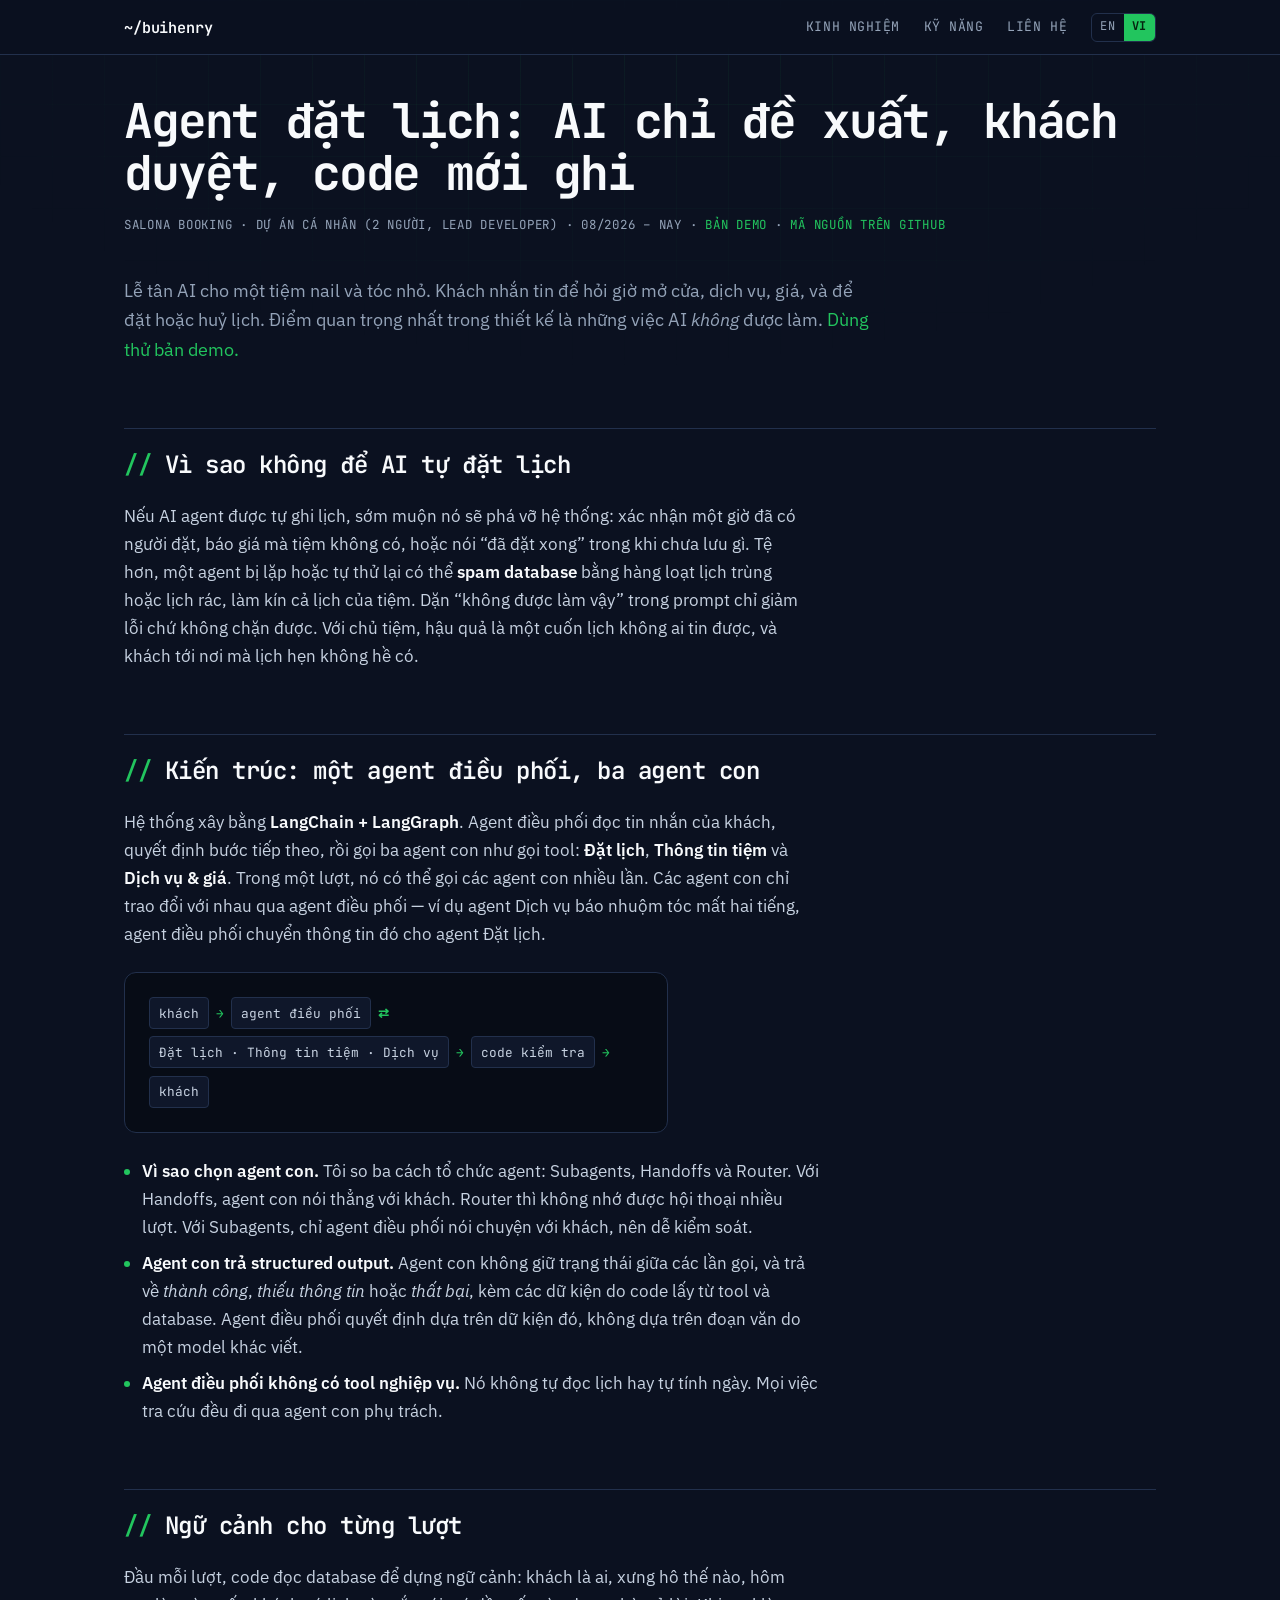
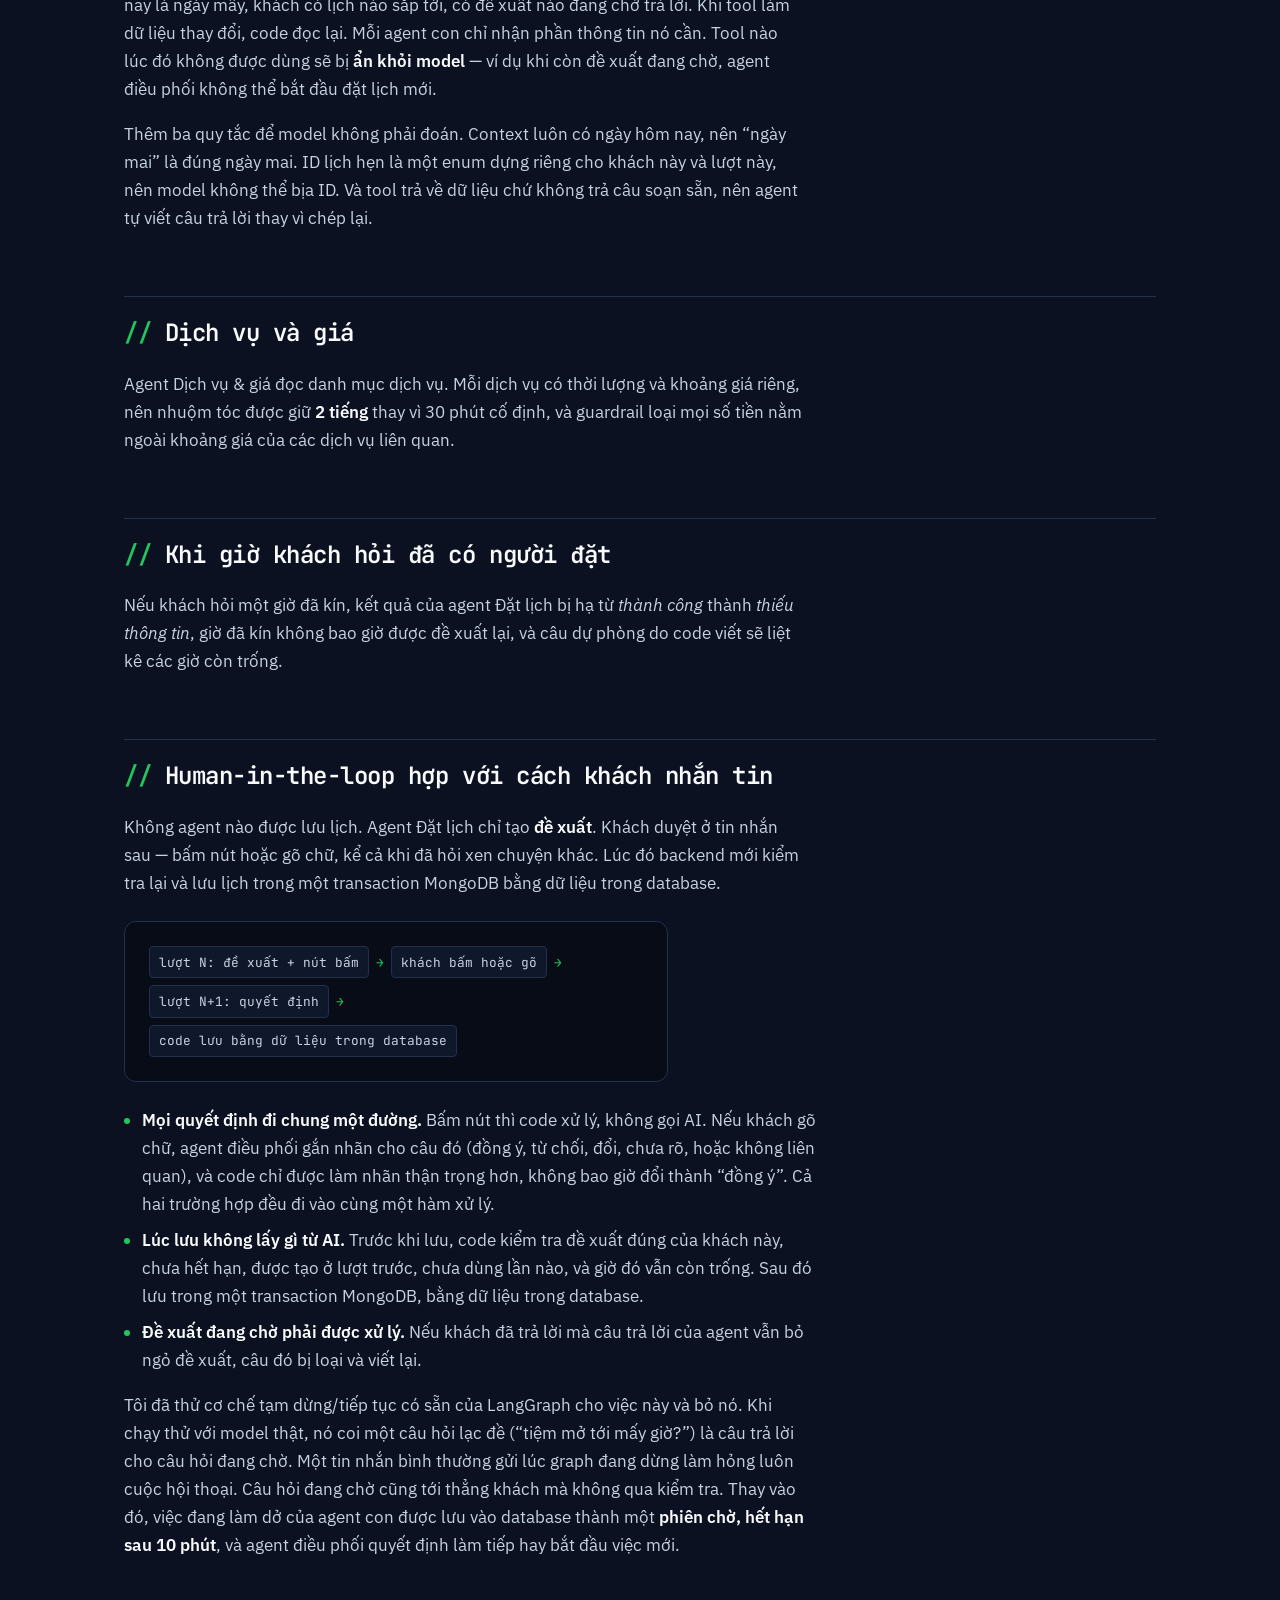
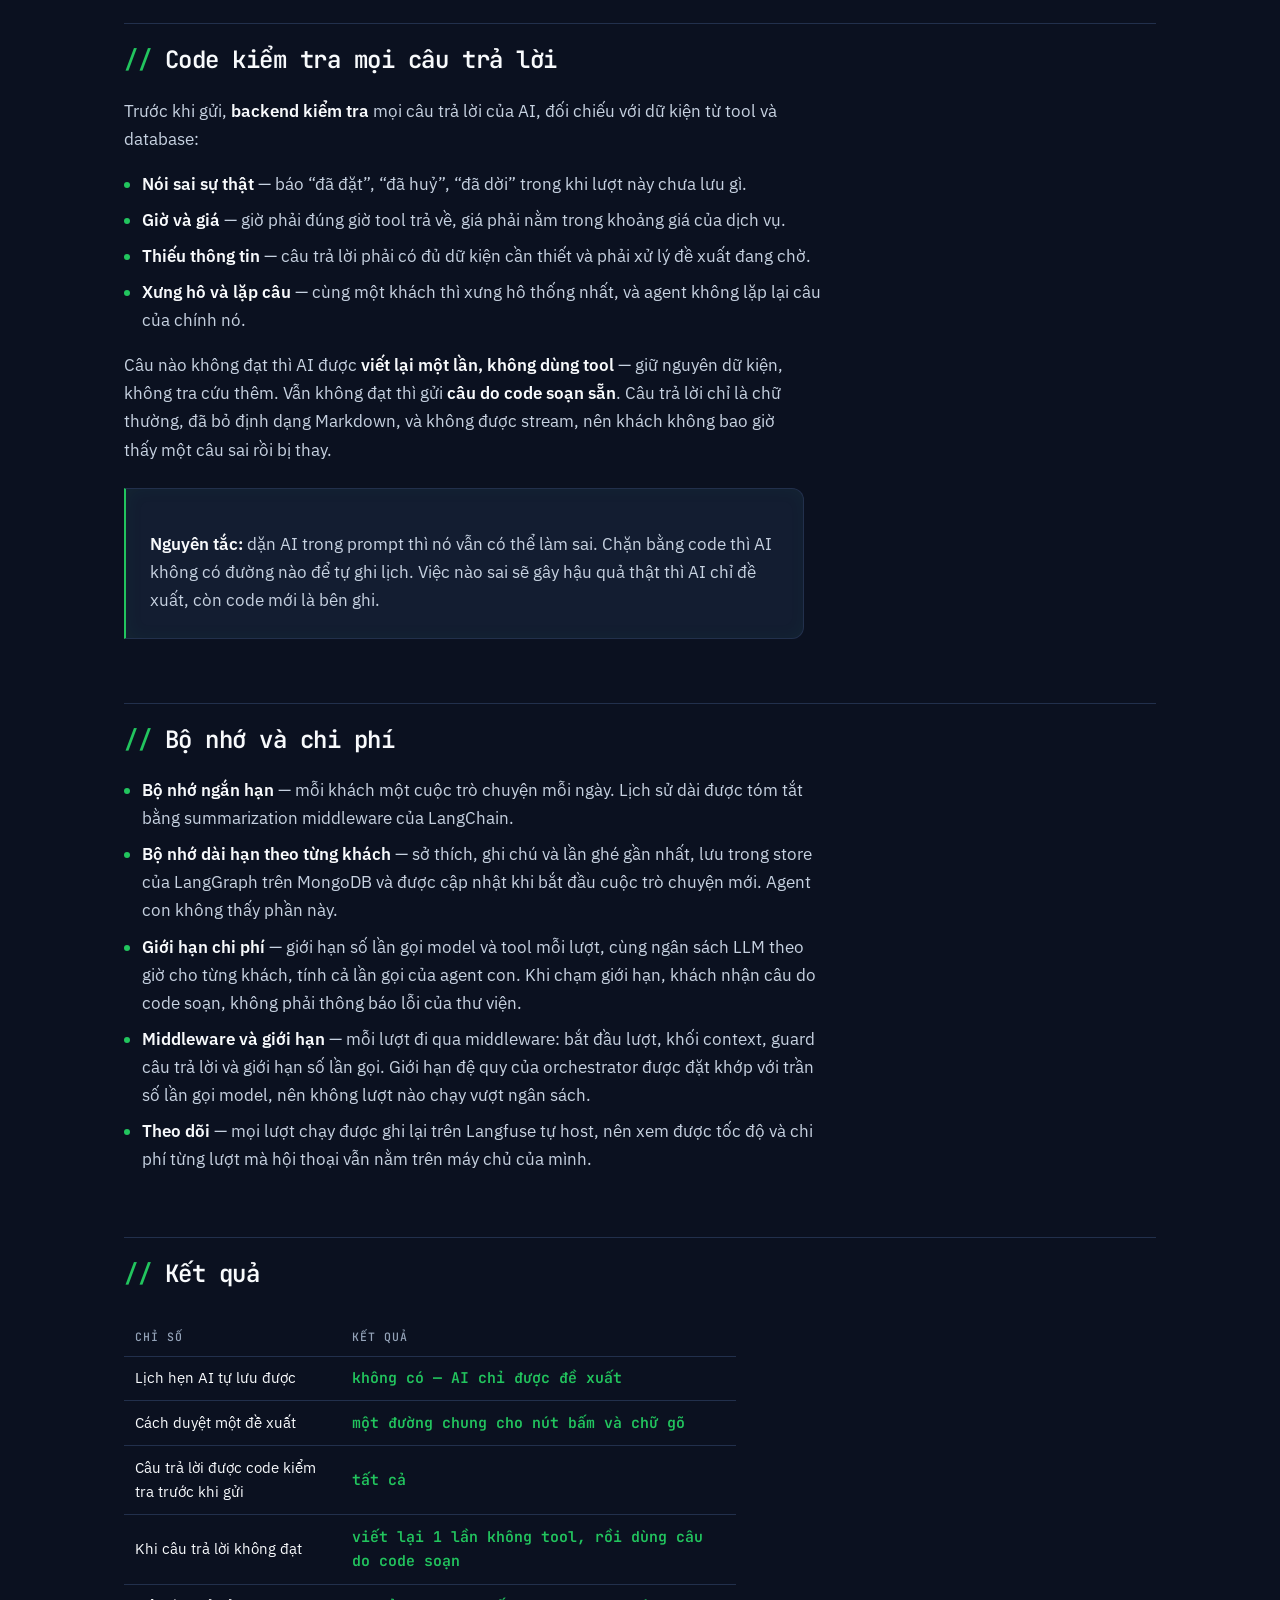
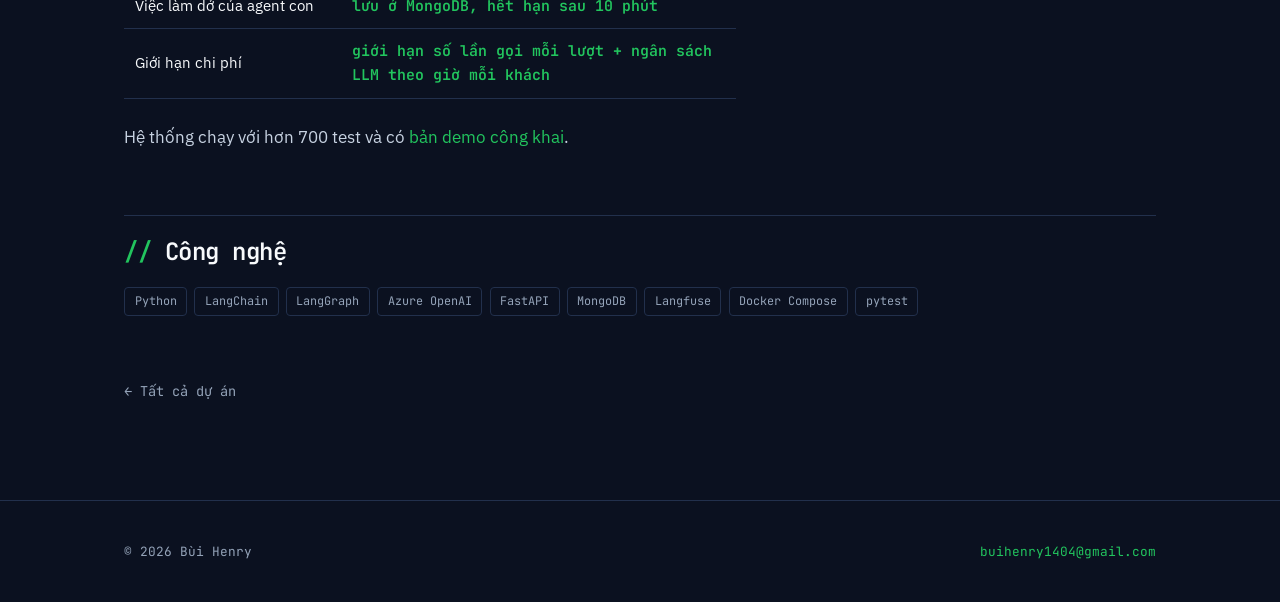
<file: vi/projects/salona.html>
<!doctype html>
<html lang="vi">
<head>
<meta charset="utf-8">
<meta name="viewport" content="width=device-width, initial-scale=1">
<title>Salona — agent đặt lịch: AI đề xuất, khách duyệt, code mới ghi · Bùi Henry</title>
<meta name="description" content="Một agent điều phối và ba agent con xây bằng LangChain + LangGraph. AI chỉ được đề xuất lịch; khách duyệt, code mới ghi, và mọi câu trả lời đều được code kiểm tra trước khi gửi.">
<meta property="og:title" content="Salona — agent đặt lịch: AI đề xuất, khách duyệt, code mới ghi · Bùi Henry">
<meta property="og:description" content="Một agent điều phối và ba agent con xây bằng LangChain + LangGraph. AI chỉ được đề xuất lịch; khách duyệt, code mới ghi, và mọi câu trả lời đều được code kiểm tra trước khi gửi.">
<meta property="og:type" content="website">
<meta property="og:url" content="https://buihenry1404.github.io/vi/projects/salona.html">
<meta property="og:image" content="https://buihenry1404.github.io/assets/henry.jpg">
<link rel="canonical" href="https://buihenry1404.github.io/vi/projects/salona.html">
<link rel="alternate" hreflang="vi" href="https://buihenry1404.github.io/vi/projects/salona.html">
<link rel="alternate" hreflang="en" href="https://buihenry1404.github.io/projects/salona.html">
<link rel="icon" href="data:image/svg+xml,<svg xmlns='http://www.w3.org/2000/svg' viewBox='0 0 100 100'><rect width='100' height='100' rx='18' fill='%230B1120'/><text x='50' y='72' font-size='64' font-family='monospace' font-weight='bold' fill='%2322C55E' text-anchor='middle'>H</text></svg>">
<link rel="stylesheet" href="../../assets/style.css">
<noscript><style>.reveal{opacity:1!important;transform:none!important}</style></noscript>
</head>
<body>

<nav class="nav">
  <div class="wrap nav__inner">
    <a class="nav__home" href="../">~/buihenry</a>
    <div class="nav__links">
      <a href="../#work">Kinh nghiệm</a>
      <a href="../#skills">Kỹ năng</a>
      <a href="../#contact">Liên hệ</a>
      <span class="lang"><a href="../../projects/salona.html" hreflang="en">EN</a><a href="../" hreflang="vi" aria-current="true">VI</a></span>
    </div>
  </div>
</nav>

<article class="wrap article">
  <h1>Agent đặt lịch: AI chỉ đề xuất, khách duyệt, code mới ghi</h1>
  <div class="article__meta">Salona Booking · Dự án cá nhân (2 người, lead developer) · 08/2026 – nay ·
    <a href="https://buihenry1404.github.io/salona-booking/">bản demo</a> ·
    <a href="https://github.com/BuiHenry1404/salona-booking">mã nguồn trên GitHub</a></div>

  <p class="lead">
    Lễ tân AI cho một tiệm nail và tóc nhỏ. Khách nhắn tin để hỏi giờ mở cửa, dịch vụ, giá, và để
    đặt hoặc huỷ lịch. Điểm quan trọng nhất trong thiết kế là những việc AI <em>không</em> được làm.
    <a href="https://buihenry1404.github.io/salona-booking/">Dùng thử bản demo.</a>
  </p>

  <h2>Vì sao không để AI tự đặt lịch</h2>
  <p>
    Nếu AI agent được tự ghi lịch, sớm muộn nó sẽ phá vỡ hệ thống: xác nhận một giờ đã có người đặt,
    báo giá mà tiệm không có, hoặc nói &ldquo;đã đặt xong&rdquo; trong khi chưa lưu gì. Tệ hơn, một
    agent bị lặp hoặc tự thử lại có thể <strong>spam database</strong> bằng hàng loạt lịch trùng hoặc lịch
    rác, làm kín cả lịch của tiệm. Dặn &ldquo;không được làm vậy&rdquo; trong prompt chỉ giảm lỗi chứ không
    chặn được. Với chủ tiệm, hậu quả là một cuốn lịch không ai tin được, và khách tới nơi mà lịch hẹn
    không hề có.
  </p>

  <h2>Kiến trúc: một agent điều phối, ba agent con</h2>
  <p>
    Hệ thống xây bằng <strong>LangChain + LangGraph</strong>. Agent điều phối đọc tin nhắn của khách,
    quyết định bước tiếp theo, rồi gọi ba agent con như gọi tool: <strong>Đặt lịch</strong>,
    <strong>Thông tin tiệm</strong> và <strong>Dịch vụ &amp; giá</strong>. Trong một lượt, nó có thể
    gọi các agent con nhiều lần. Các agent con chỉ trao đổi với nhau qua agent điều phối — ví dụ agent
    Dịch vụ báo nhuộm tóc mất hai tiếng, agent điều phối chuyển thông tin đó cho agent Đặt lịch.
  </p>
  <div class="flow">
    <span>khách</span> <b>→</b>
    <span>agent điều phối</span> <b>⇄</b>
    <span>Đặt lịch · Thông tin tiệm · Dịch vụ</span> <b>→</b>
    <span>code kiểm tra</span> <b>→</b>
    <span>khách</span>
  </div>
  <ul>
    <li><strong>Vì sao chọn agent con.</strong> Tôi so ba cách tổ chức agent: Subagents, Handoffs và Router. Với Handoffs, agent con nói thẳng với khách. Router thì không nhớ được hội thoại nhiều lượt. Với Subagents, chỉ agent điều phối nói chuyện với khách, nên dễ kiểm soát.</li>
    <li><strong>Agent con trả structured output.</strong> Agent con không giữ trạng thái giữa các lần gọi, và trả về <em>thành công</em>, <em>thiếu thông tin</em> hoặc <em>thất bại</em>, kèm các dữ kiện do code lấy từ tool và database. Agent điều phối quyết định dựa trên dữ kiện đó, không dựa trên đoạn văn do một model khác viết.</li>
    <li><strong>Agent điều phối không có tool nghiệp vụ.</strong> Nó không tự đọc lịch hay tự tính ngày. Mọi việc tra cứu đều đi qua agent con phụ trách.</li>
  </ul>

  <h2>Ngữ cảnh cho từng lượt</h2>
  <p>
    Đầu mỗi lượt, code đọc database để dựng ngữ cảnh: khách là ai, xưng hô thế nào, hôm nay là ngày
    mấy, khách có lịch nào sắp tới, có đề xuất nào đang chờ trả lời. Khi tool làm dữ liệu thay đổi,
    code đọc lại. Mỗi agent con chỉ nhận phần thông tin nó cần. Tool nào lúc đó không được dùng sẽ bị
    <strong>ẩn khỏi model</strong> — ví dụ khi còn đề xuất đang chờ, agent điều phối không thể bắt đầu
    đặt lịch mới.
  </p>
  <p>
    Thêm ba quy tắc để model không phải đoán. Context luôn có ngày hôm nay, nên &ldquo;ngày
    mai&rdquo; là đúng ngày mai. ID lịch hẹn là một enum dựng riêng cho khách này và lượt này, nên model
    không thể bịa ID. Và tool trả về dữ liệu chứ không trả câu soạn sẵn, nên agent tự viết câu trả lời
    thay vì chép lại.
  </p>

  <h2>Dịch vụ và giá</h2>
  <p>
    Agent Dịch vụ &amp; giá đọc danh mục dịch vụ. Mỗi dịch vụ có thời lượng và khoảng giá riêng, nên
    nhuộm tóc được giữ <strong>2 tiếng</strong> thay vì 30 phút cố định, và guardrail loại mọi số tiền
    nằm ngoài khoảng giá của các dịch vụ liên quan.
  </p>

  <h2>Khi giờ khách hỏi đã có người đặt</h2>
  <p>
    Nếu khách hỏi một giờ đã kín, kết quả của agent Đặt lịch bị hạ từ <em>thành công</em> thành
    <em>thiếu thông tin</em>, giờ đã kín không bao giờ được đề xuất lại, và câu dự phòng do code viết sẽ
    liệt kê các giờ còn trống.
  </p>

  <h2>Human-in-the-loop hợp với cách khách nhắn tin</h2>
  <p>
    Không agent nào được lưu lịch. Agent Đặt lịch chỉ tạo <strong>đề xuất</strong>. Khách duyệt ở tin
    nhắn sau — bấm nút hoặc gõ chữ, kể cả khi đã hỏi xen chuyện khác. Lúc đó backend mới kiểm tra lại và lưu lịch trong một
    transaction MongoDB bằng dữ liệu trong database.
  </p>
  <div class="flow">
    <span>lượt N: đề xuất + nút bấm</span> <b>→</b>
    <span>khách bấm hoặc gõ</span> <b>→</b>
    <span>lượt N+1: quyết định</span> <b>→</b>
    <span>code lưu bằng dữ liệu trong database</span>
  </div>
  <ul>
    <li><strong>Mọi quyết định đi chung một đường.</strong> Bấm nút thì code xử lý, không gọi AI. Nếu khách gõ chữ, agent điều phối gắn nhãn cho câu đó (đồng ý, từ chối, đổi, chưa rõ, hoặc không liên quan), và code chỉ được làm nhãn thận trọng hơn, không bao giờ đổi thành &ldquo;đồng ý&rdquo;. Cả hai trường hợp đều đi vào cùng một hàm xử lý.</li>
    <li><strong>Lúc lưu không lấy gì từ AI.</strong> Trước khi lưu, code kiểm tra đề xuất đúng của khách này, chưa hết hạn, được tạo ở lượt trước, chưa dùng lần nào, và giờ đó vẫn còn trống. Sau đó lưu trong một transaction MongoDB, bằng dữ liệu trong database.</li>
    <li><strong>Đề xuất đang chờ phải được xử lý.</strong> Nếu khách đã trả lời mà câu trả lời của agent vẫn bỏ ngỏ đề xuất, câu đó bị loại và viết lại.</li>
  </ul>
  <p>
    Tôi đã thử cơ chế tạm dừng/tiếp tục có sẵn của LangGraph cho việc này và bỏ nó. Khi chạy thử với
    model thật, nó coi một câu hỏi lạc đề (&ldquo;tiệm mở tới mấy giờ?&rdquo;) là câu trả lời cho câu
    hỏi đang chờ. Một tin nhắn bình thường gửi lúc graph đang dừng làm hỏng luôn cuộc hội thoại. Câu
    hỏi đang chờ cũng tới thẳng khách mà không qua kiểm tra. Thay vào đó, việc đang làm dở của agent
    con được lưu vào database thành một <strong>phiên chờ, hết hạn sau 10 phút</strong>, và agent điều
    phối quyết định làm tiếp hay bắt đầu việc mới.
  </p>

  <h2>Code kiểm tra mọi câu trả lời</h2>
  <p>
    Trước khi gửi, <strong>backend kiểm tra</strong> mọi câu trả lời của AI, đối chiếu với dữ kiện từ
    tool và database:
  </p>
  <ul>
    <li><strong>Nói sai sự thật</strong> — báo &ldquo;đã đặt&rdquo;, &ldquo;đã huỷ&rdquo;, &ldquo;đã dời&rdquo; trong khi lượt này chưa lưu gì.</li>
    <li><strong>Giờ và giá</strong> — giờ phải đúng giờ tool trả về, giá phải nằm trong khoảng giá của dịch vụ.</li>
    <li><strong>Thiếu thông tin</strong> — câu trả lời phải có đủ dữ kiện cần thiết và phải xử lý đề xuất đang chờ.</li>
    <li><strong>Xưng hô và lặp câu</strong> — cùng một khách thì xưng hô thống nhất, và agent không lặp lại câu của chính nó.</li>
  </ul>
  <p>
    Câu nào không đạt thì AI được <strong>viết lại một lần, không dùng tool</strong> — giữ nguyên dữ
    kiện, không tra cứu thêm. Vẫn không đạt thì gửi <strong>câu do code soạn sẵn</strong>. Câu trả lời
    chỉ là chữ thường, đã bỏ định dạng Markdown, và không được stream, nên khách không bao giờ thấy một
    câu sai rồi bị thay.
  </p>
  <div class="callout">
    <p>
      <strong>Nguyên tắc:</strong> dặn AI trong prompt thì nó vẫn có thể làm sai. Chặn bằng code thì AI
      không có đường nào để tự ghi lịch. Việc nào sai sẽ gây hậu quả thật thì AI chỉ đề xuất, còn code
      mới là bên ghi.
    </p>
  </div>

  <h2>Bộ nhớ và chi phí</h2>
  <ul>
    <li><strong>Bộ nhớ ngắn hạn</strong> — mỗi khách một cuộc trò chuyện mỗi ngày. Lịch sử dài được tóm tắt bằng summarization middleware của LangChain.</li>
    <li><strong>Bộ nhớ dài hạn theo từng khách</strong> — sở thích, ghi chú và lần ghé gần nhất, lưu trong store của LangGraph trên MongoDB và được cập nhật khi bắt đầu cuộc trò chuyện mới. Agent con không thấy phần này.</li>
    <li><strong>Giới hạn chi phí</strong> — giới hạn số lần gọi model và tool mỗi lượt, cùng ngân sách LLM theo giờ cho từng khách, tính cả lần gọi của agent con. Khi chạm giới hạn, khách nhận câu do code soạn, không phải thông báo lỗi của thư viện.</li>
    <li><strong>Middleware và giới hạn</strong> — mỗi lượt đi qua middleware: bắt đầu lượt, khối context, guard câu trả lời và giới hạn số lần gọi. Giới hạn đệ quy của orchestrator được đặt khớp với trần số lần gọi model, nên không lượt nào chạy vượt ngân sách.</li>
    <li><strong>Theo dõi</strong> — mọi lượt chạy được ghi lại trên Langfuse tự host, nên xem được tốc độ và chi phí từng lượt mà hội thoại vẫn nằm trên máy chủ của mình.</li>
  </ul>

  <h2>Kết quả</h2>
  <table class="res">
    <tr><th>Chỉ số</th><th>Kết quả</th></tr>
    <tr><td>Lịch hẹn AI tự lưu được</td><td>không có — AI chỉ được đề xuất</td></tr>
    <tr><td>Cách duyệt một đề xuất</td><td>một đường chung cho nút bấm và chữ gõ</td></tr>
    <tr><td>Câu trả lời được code kiểm tra trước khi gửi</td><td>tất cả</td></tr>
    <tr><td>Khi câu trả lời không đạt</td><td>viết lại 1 lần không tool, rồi dùng câu do code soạn</td></tr>
    <tr><td>Việc làm dở của agent con</td><td>lưu ở MongoDB, hết hạn sau 10 phút</td></tr>
    <tr><td>Giới hạn chi phí</td><td>giới hạn số lần gọi mỗi lượt + ngân sách LLM theo giờ mỗi khách</td></tr>
  </table>
  <p>
    Hệ thống chạy với hơn 700 test và có <a href="https://buihenry1404.github.io/salona-booking/">bản demo công khai</a>.
  </p>

  <h2>Công nghệ</h2>
  <div class="tags">
    <span class="tag">Python</span><span class="tag">LangChain</span><span class="tag">LangGraph</span>
    <span class="tag">Azure OpenAI</span><span class="tag">FastAPI</span><span class="tag">MongoDB</span>
    <span class="tag">Langfuse</span><span class="tag">Docker Compose</span><span class="tag">pytest</span>
  </div>

  <a class="backlink" href="../#work">← Tất cả dự án</a>
</article>

<footer>
  <div class="wrap">
    <span>© 2026 Bùi Henry</span>
    <span><a href="https://mail.google.com/mail/?view=cm&amp;fs=1&amp;to=buihenry1404@gmail.com&amp;su=Opportunity%20for%20B%C3%B9i%20Henry" target="_blank" rel="noopener">buihenry1404@gmail.com</a></span>
  </div>
</footer>

<script>
(function () {
  var rm = window.matchMedia('(prefers-reduced-motion: reduce)').matches;
  var els = document.querySelectorAll('.reveal');
  if (!rm && 'IntersectionObserver' in window) {
    var io = new IntersectionObserver(function (es) {
      es.forEach(function (e) { if (e.isIntersecting) { e.target.classList.add('in'); io.unobserve(e.target); } });
    }, { rootMargin: '0px 0px -10% 0px' });
    els.forEach(function (el) { io.observe(el); });
  } else {
    els.forEach(function (el) { el.classList.add('in'); });
  }

})();
</script>
</body>
</html>
</file>
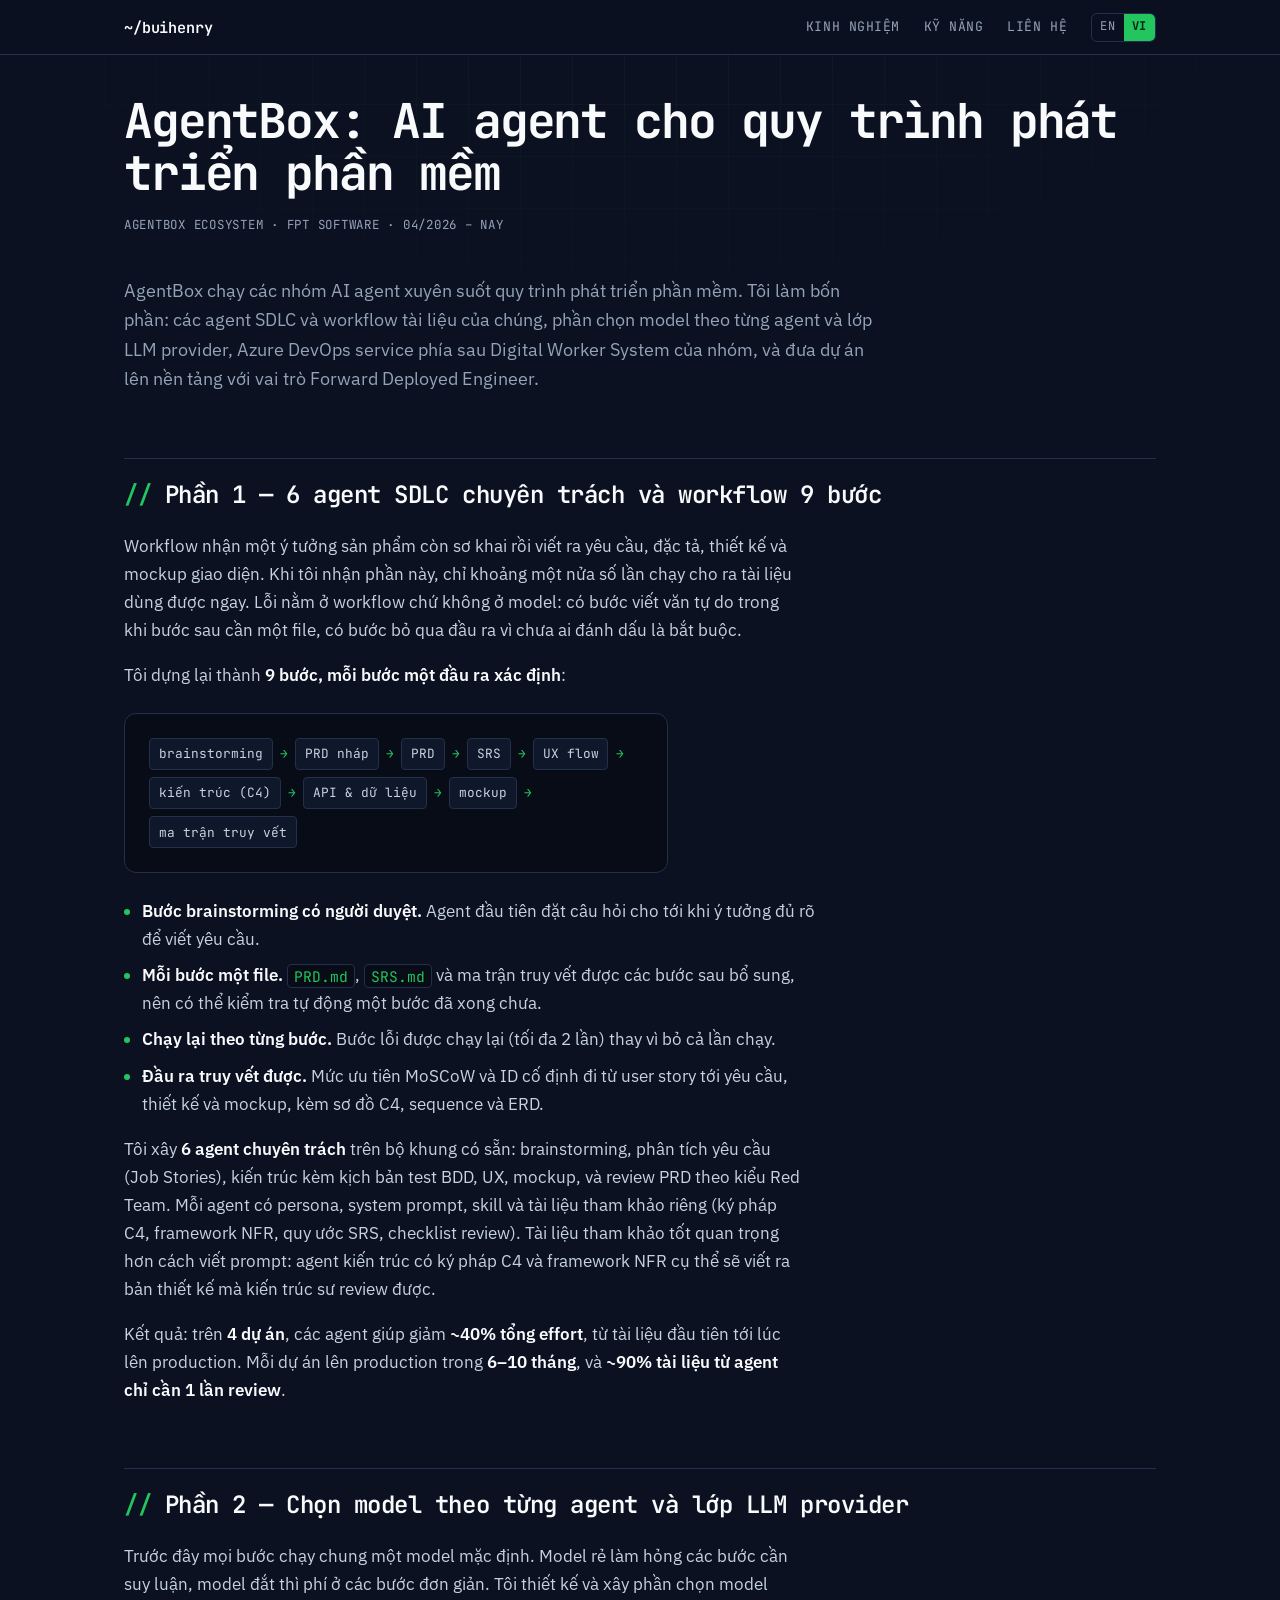
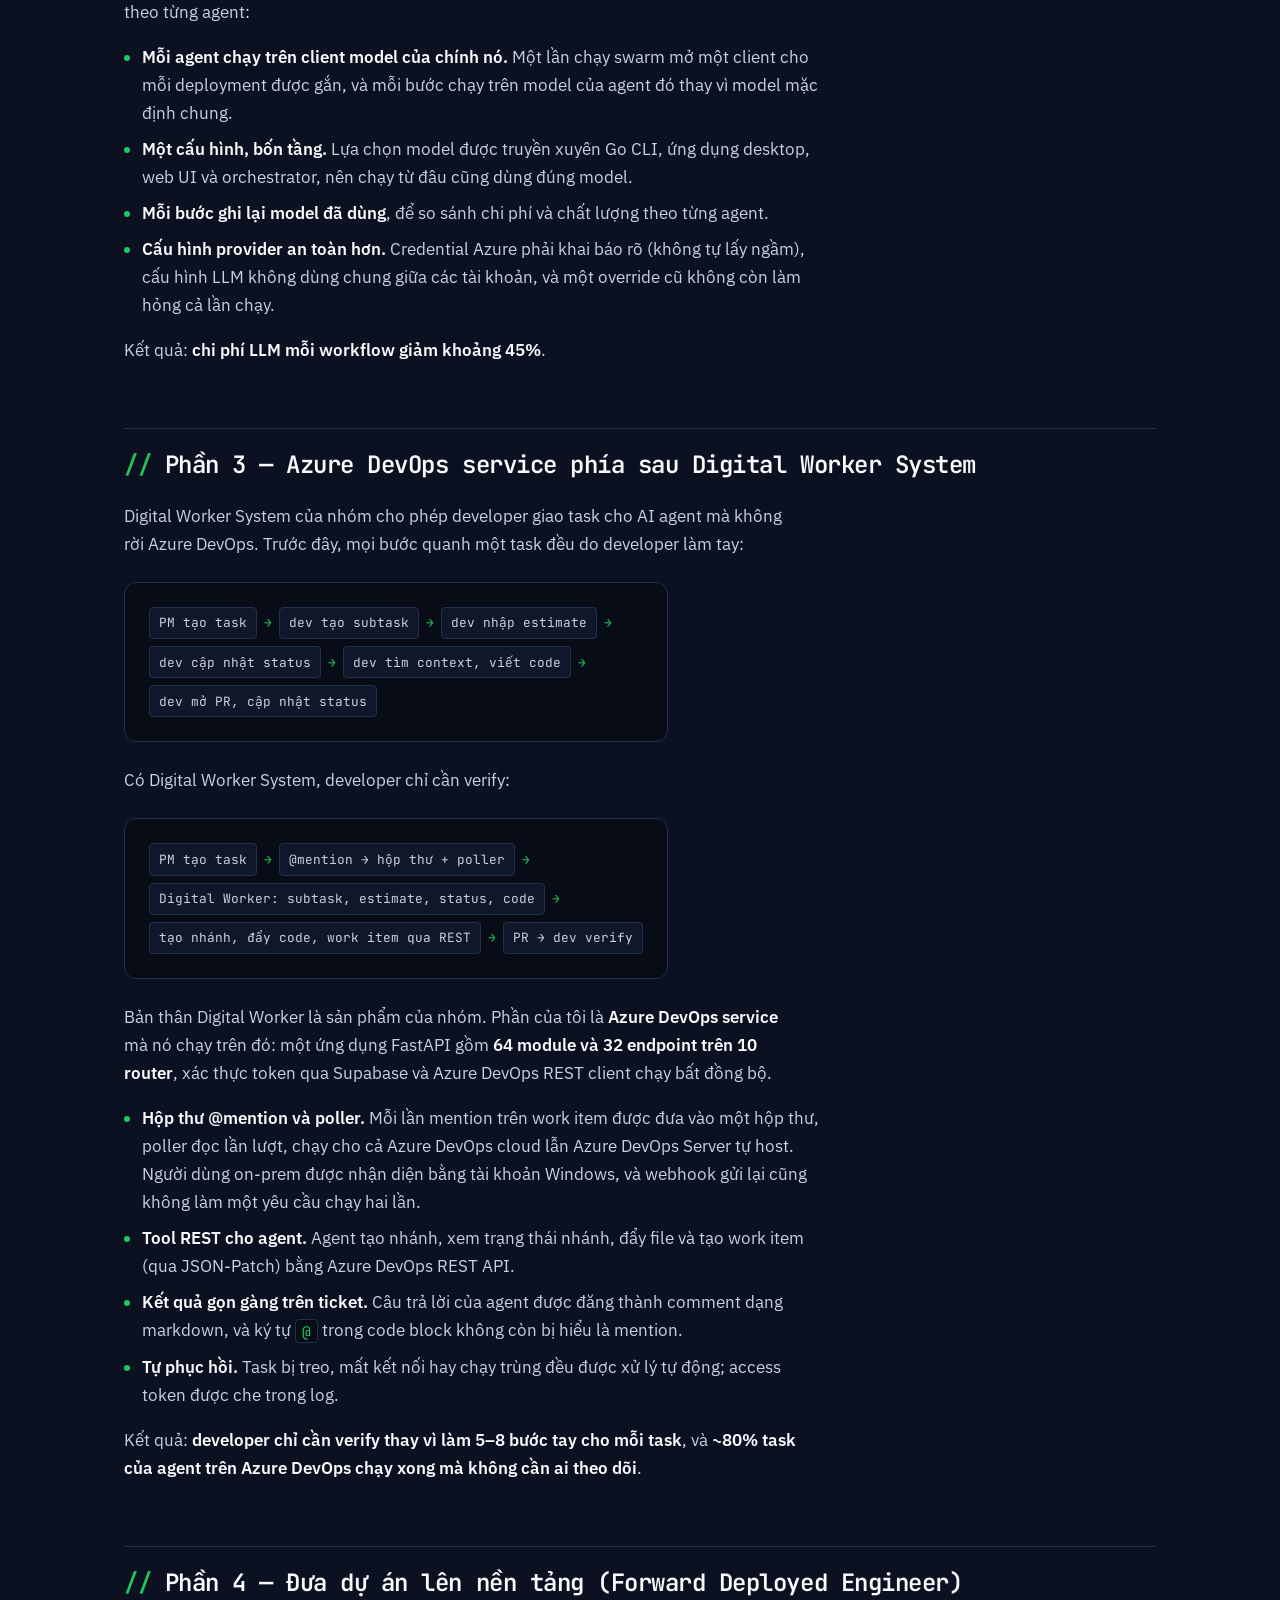
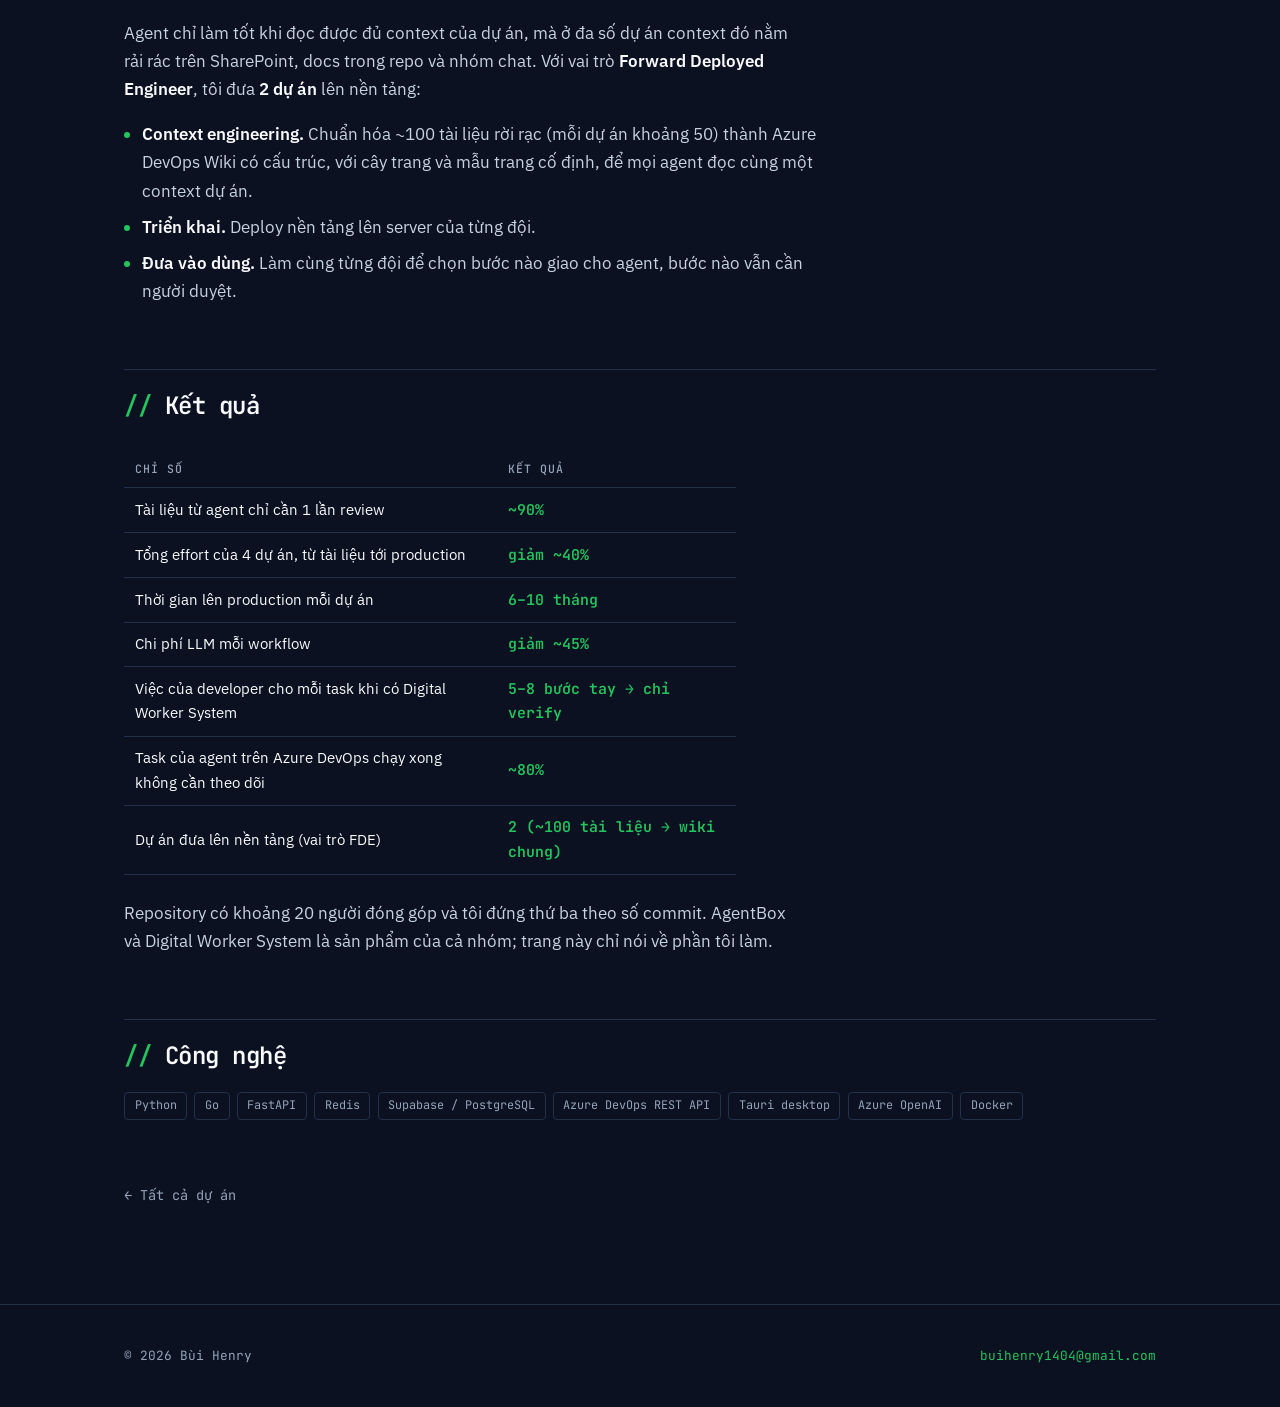
<file: vi/projects/sdlc-platform.html>
<!doctype html>
<html lang="vi">
<head>
<meta charset="utf-8">
<meta name="viewport" content="width=device-width, initial-scale=1">
<title>AgentBox — AI agent cho quy trình phát triển phần mềm · Bùi Henry</title>
<meta name="description" content="Sáu agent SDLC chuyên trách và workflow tài liệu 9 bước giúp giảm ~40% tổng effort trên 4 dự án, chọn model theo từng agent giúp giảm ~45% chi phí LLM, Azure DevOps service phía sau Digital Worker System của nhóm, và đưa dự án lên nền tảng với vai trò Forward Deployed Engineer.">
<meta property="og:title" content="AgentBox — AI agent cho quy trình phát triển phần mềm · Bùi Henry">
<meta property="og:description" content="Sáu agent SDLC chuyên trách và workflow tài liệu 9 bước giúp giảm ~40% tổng effort trên 4 dự án, chọn model theo từng agent giúp giảm ~45% chi phí LLM, Azure DevOps service phía sau Digital Worker System của nhóm, và đưa dự án lên nền tảng với vai trò Forward Deployed Engineer.">
<meta property="og:type" content="website">
<meta property="og:url" content="https://buihenry1404.github.io/vi/projects/sdlc-platform.html">
<meta property="og:image" content="https://buihenry1404.github.io/assets/henry.jpg">
<link rel="canonical" href="https://buihenry1404.github.io/vi/projects/sdlc-platform.html">
<link rel="alternate" hreflang="vi" href="https://buihenry1404.github.io/vi/projects/sdlc-platform.html">
<link rel="alternate" hreflang="en" href="https://buihenry1404.github.io/projects/sdlc-platform.html">
<link rel="icon" href="data:image/svg+xml,<svg xmlns='http://www.w3.org/2000/svg' viewBox='0 0 100 100'><rect width='100' height='100' rx='18' fill='%230B1120'/><text x='50' y='72' font-size='64' font-family='monospace' font-weight='bold' fill='%2322C55E' text-anchor='middle'>H</text></svg>">
<link rel="stylesheet" href="../../assets/style.css">
<noscript><style>.reveal{opacity:1!important;transform:none!important}</style></noscript>
</head>
<body>

<nav class="nav">
  <div class="wrap nav__inner">
    <a class="nav__home" href="../">~/buihenry</a>
    <div class="nav__links">
      <a href="../#work">Kinh nghiệm</a>
      <a href="../#skills">Kỹ năng</a>
      <a href="../#contact">Liên hệ</a>
      <span class="lang"><a href="../../projects/sdlc-platform.html" hreflang="en">EN</a><a href="../" hreflang="vi" aria-current="true">VI</a></span>
    </div>
  </div>
</nav>

<article class="wrap article">
  <h1>AgentBox: AI agent cho quy trình phát triển phần mềm</h1>
  <div class="article__meta">AgentBox Ecosystem · FPT Software · 04/2026 – nay</div>

  <p class="lead">
    AgentBox chạy các nhóm AI agent xuyên suốt quy trình phát triển phần mềm. Tôi làm bốn phần: các
    agent SDLC và workflow tài liệu của chúng, phần chọn model theo từng agent và lớp LLM provider,
    Azure DevOps service phía sau Digital Worker System của nhóm, và đưa dự án lên nền tảng với vai
    trò Forward Deployed Engineer.
  </p>

  <h2>Phần 1 — 6 agent SDLC chuyên trách và workflow 9 bước</h2>
  <p>
    Workflow nhận một ý tưởng sản phẩm còn sơ khai rồi viết ra yêu cầu, đặc tả, thiết kế và mockup
    giao diện. Khi tôi nhận phần này, chỉ khoảng một nửa số lần chạy cho ra tài liệu dùng được ngay.
    Lỗi nằm ở workflow chứ không ở model: có bước viết văn tự do trong khi bước sau cần một file, có
    bước bỏ qua đầu ra vì chưa ai đánh dấu là bắt buộc.
  </p>
  <p>Tôi dựng lại thành <strong>9 bước, mỗi bước một đầu ra xác định</strong>:</p>
  <div class="flow">
    <span>brainstorming</span> <b>→</b>
    <span>PRD nháp</span> <b>→</b>
    <span>PRD</span> <b>→</b>
    <span>SRS</span> <b>→</b>
    <span>UX flow</span> <b>→</b>
    <span>kiến trúc (C4)</span> <b>→</b>
    <span>API &amp; dữ liệu</span> <b>→</b>
    <span>mockup</span> <b>→</b>
    <span>ma trận truy vết</span>
  </div>
  <ul>
    <li><strong>Bước brainstorming có người duyệt.</strong> Agent đầu tiên đặt câu hỏi cho tới khi ý tưởng đủ rõ để viết yêu cầu.</li>
    <li><strong>Mỗi bước một file.</strong> <code>PRD.md</code>, <code>SRS.md</code> và ma trận truy vết được các bước sau bổ sung, nên có thể kiểm tra tự động một bước đã xong chưa.</li>
    <li><strong>Chạy lại theo từng bước.</strong> Bước lỗi được chạy lại (tối đa 2 lần) thay vì bỏ cả lần chạy.</li>
    <li><strong>Đầu ra truy vết được.</strong> Mức ưu tiên MoSCoW và ID cố định đi từ user story tới yêu cầu, thiết kế và mockup, kèm sơ đồ C4, sequence và ERD.</li>
  </ul>
  <p>
    Tôi xây <strong>6 agent chuyên trách</strong> trên bộ khung có sẵn: brainstorming, phân tích yêu
    cầu (Job Stories), kiến trúc kèm kịch bản test BDD, UX, mockup, và review PRD theo kiểu Red Team.
    Mỗi agent có persona, system prompt, skill và tài liệu tham khảo riêng (ký pháp C4, framework NFR,
    quy ước SRS, checklist review). Tài liệu tham khảo tốt quan trọng hơn cách viết prompt: agent kiến
    trúc có ký pháp C4 và framework NFR cụ thể sẽ viết ra bản thiết kế mà kiến trúc sư review được.
  </p>
  <p>
    Kết quả: trên <strong>4 dự án</strong>, các agent giúp giảm <strong>~40% tổng effort</strong>, từ
    tài liệu đầu tiên tới lúc lên production. Mỗi dự án lên production trong <strong>6–10
    tháng</strong>, và <strong>~90% tài liệu từ agent chỉ cần 1 lần review</strong>.
  </p>

  <h2>Phần 2 — Chọn model theo từng agent và lớp LLM provider</h2>
  <p>
    Trước đây mọi bước chạy chung một model mặc định. Model rẻ làm hỏng các bước cần suy luận, model
    đắt thì phí ở các bước đơn giản. Tôi thiết kế và xây phần chọn model theo từng agent:
  </p>
  <ul>
    <li><strong>Mỗi agent chạy trên client model của chính nó.</strong> Một lần chạy swarm mở một client cho mỗi deployment được gắn, và mỗi bước chạy trên model của agent đó thay vì model mặc định chung.</li>
    <li><strong>Một cấu hình, bốn tầng.</strong> Lựa chọn model được truyền xuyên Go CLI, ứng dụng desktop, web UI và orchestrator, nên chạy từ đâu cũng dùng đúng model.</li>
    <li><strong>Mỗi bước ghi lại model đã dùng</strong>, để so sánh chi phí và chất lượng theo từng agent.</li>
    <li><strong>Cấu hình provider an toàn hơn.</strong> Credential Azure phải khai báo rõ (không tự lấy ngầm), cấu hình LLM không dùng chung giữa các tài khoản, và một override cũ không còn làm hỏng cả lần chạy.</li>
  </ul>
  <p>Kết quả: <strong>chi phí LLM mỗi workflow giảm khoảng 45%</strong>.</p>

  <h2>Phần 3 — Azure DevOps service phía sau Digital Worker System</h2>
  <p>
    Digital Worker System của nhóm cho phép developer giao task cho AI agent mà không rời Azure
    DevOps. Trước đây, mọi bước quanh một task đều do developer làm tay:
  </p>
  <div class="flow">
    <span>PM tạo task</span> <b>→</b>
    <span>dev tạo subtask</span> <b>→</b>
    <span>dev nhập estimate</span> <b>→</b>
    <span>dev cập nhật status</span> <b>→</b>
    <span>dev tìm context, viết code</span> <b>→</b>
    <span>dev mở PR, cập nhật status</span>
  </div>
  <p>Có Digital Worker System, developer chỉ cần verify:</p>
  <div class="flow">
    <span>PM tạo task</span> <b>→</b>
    <span>@mention → hộp thư + poller</span> <b>→</b>
    <span>Digital Worker: subtask, estimate, status, code</span> <b>→</b>
    <span>tạo nhánh, đẩy code, work item qua REST</span> <b>→</b>
    <span>PR → dev verify</span>
  </div>
  <p>
    Bản thân Digital Worker là sản phẩm của nhóm. Phần của tôi là <strong>Azure DevOps service</strong>
    mà nó chạy trên đó: một ứng dụng FastAPI gồm <strong>64 module và 32 endpoint trên 10
    router</strong>, xác thực token qua Supabase và Azure DevOps REST client chạy bất đồng bộ.
  </p>
  <ul>
    <li><strong>Hộp thư @mention và poller.</strong> Mỗi lần mention trên work item được đưa vào một hộp thư, poller đọc lần lượt, chạy cho cả Azure DevOps cloud lẫn Azure DevOps Server tự host. Người dùng on-prem được nhận diện bằng tài khoản Windows, và webhook gửi lại cũng không làm một yêu cầu chạy hai lần.</li>
    <li><strong>Tool REST cho agent.</strong> Agent tạo nhánh, xem trạng thái nhánh, đẩy file và tạo work item (qua JSON-Patch) bằng Azure DevOps REST API.</li>
    <li><strong>Kết quả gọn gàng trên ticket.</strong> Câu trả lời của agent được đăng thành comment dạng markdown, và ký tự <code>@</code> trong code block không còn bị hiểu là mention.</li>
    <li><strong>Tự phục hồi.</strong> Task bị treo, mất kết nối hay chạy trùng đều được xử lý tự động; access token được che trong log.</li>
  </ul>
  <p>
    Kết quả: <strong>developer chỉ cần verify thay vì làm 5–8 bước tay cho mỗi task</strong>, và
    <strong>~80% task của agent trên Azure DevOps chạy xong mà không cần ai theo dõi</strong>.
  </p>

  <h2>Phần 4 — Đưa dự án lên nền tảng (Forward Deployed Engineer)</h2>
  <p>
    Agent chỉ làm tốt khi đọc được đủ context của dự án, mà ở đa số dự án context đó nằm rải rác trên
    SharePoint, docs trong repo và nhóm chat. Với vai trò <strong>Forward Deployed Engineer</strong>,
    tôi đưa <strong>2 dự án</strong> lên nền tảng:
  </p>
  <ul>
    <li><strong>Context engineering.</strong> Chuẩn hóa ~100 tài liệu rời rạc (mỗi dự án khoảng 50) thành Azure DevOps Wiki có cấu trúc, với cây trang và mẫu trang cố định, để mọi agent đọc cùng một context dự án.</li>
    <li><strong>Triển khai.</strong> Deploy nền tảng lên server của từng đội.</li>
    <li><strong>Đưa vào dùng.</strong> Làm cùng từng đội để chọn bước nào giao cho agent, bước nào vẫn cần người duyệt.</li>
  </ul>

  <h2>Kết quả</h2>
  <table class="res">
    <tr><th>Chỉ số</th><th>Kết quả</th></tr>
    <tr><td>Tài liệu từ agent chỉ cần 1 lần review</td><td>~90%</td></tr>
    <tr><td>Tổng effort của 4 dự án, từ tài liệu tới production</td><td>giảm ~40%</td></tr>
    <tr><td>Thời gian lên production mỗi dự án</td><td>6–10 tháng</td></tr>
    <tr><td>Chi phí LLM mỗi workflow</td><td>giảm ~45%</td></tr>
    <tr><td>Việc của developer cho mỗi task khi có Digital Worker System</td><td>5–8 bước tay → chỉ verify</td></tr>
    <tr><td>Task của agent trên Azure DevOps chạy xong không cần theo dõi</td><td>~80%</td></tr>
    <tr><td>Dự án đưa lên nền tảng (vai trò FDE)</td><td>2 (~100 tài liệu → wiki chung)</td></tr>
  </table>
  <p>
    Repository có khoảng 20 người đóng góp và tôi đứng thứ ba theo số commit. AgentBox và Digital Worker
    System là sản phẩm của cả nhóm; trang này chỉ nói về phần tôi làm.
  </p>

  <h2>Công nghệ</h2>
  <div class="tags">
    <span class="tag">Python</span><span class="tag">Go</span><span class="tag">FastAPI</span>
    <span class="tag">Redis</span><span class="tag">Supabase / PostgreSQL</span>
    <span class="tag">Azure DevOps REST API</span><span class="tag">Tauri desktop</span>
    <span class="tag">Azure OpenAI</span><span class="tag">Docker</span>
  </div>

  <a class="backlink" href="../#work">← Tất cả dự án</a>
</article>

<footer>
  <div class="wrap">
    <span>© 2026 Bùi Henry</span>
    <span><a href="https://mail.google.com/mail/?view=cm&amp;fs=1&amp;to=buihenry1404@gmail.com&amp;su=Opportunity%20for%20B%C3%B9i%20Henry" target="_blank" rel="noopener">buihenry1404@gmail.com</a></span>
  </div>
</footer>

<script>
(function () {
  var rm = window.matchMedia('(prefers-reduced-motion: reduce)').matches;
  var els = document.querySelectorAll('.reveal');
  if (!rm && 'IntersectionObserver' in window) {
    var io = new IntersectionObserver(function (es) {
      es.forEach(function (e) { if (e.isIntersecting) { e.target.classList.add('in'); io.unobserve(e.target); } });
    }, { rootMargin: '0px 0px -10% 0px' });
    els.forEach(function (el) { io.observe(el); });
  } else {
    els.forEach(function (el) { el.classList.add('in'); });
  }

})();
</script>
</body>
</html>
</file>
<file: assets/style.css>
/* Henry Bui — portfolio
   Style: Exaggerated Minimalism + dev-tool / terminal accents (dark only)
   Type: JetBrains Mono (headings, meta, data) + IBM Plex Sans (prose) */

@import url('https://fonts.googleapis.com/css2?family=IBM+Plex+Sans:wght@300;400;500;600;700&family=JetBrains+Mono:wght@400;500;600;700&display=swap');

:root {
  --bg:        #0B1120;
  --bg-2:      #0F172A;
  --fg:        #F8FAFC;
  --muted-bg:  #131D31;
  --muted:     #94A3B8;
  --border:    #22304C;
  --accent:    #22C55E;
  --accent-dim:#16A34A;
  --accent-glow: rgba(34,197,94,.35);

  --mono: 'JetBrains Mono', ui-monospace, Menlo, monospace;
  --sans: 'IBM Plex Sans', system-ui, -apple-system, "Segoe UI", sans-serif;

  --measure: 68ch;
  --wrap: 1080px;

  --s1: .5rem;  --s2: 1rem;   --s3: 1.5rem;
  --s4: 2.5rem; --s5: 4rem;   --s6: 6rem;

  --radius: 12px;
}

* { box-sizing: border-box; }
html { scroll-behavior: smooth; }

body {
  margin: 0;
  background: var(--bg);
  color: var(--fg);
  font-family: var(--sans);
  font-size: 17px;
  line-height: 1.65;
  -webkit-font-smoothing: antialiased;
  position: relative;
}

/* dot grid, fading out down the page */
body::before {
  content: ''; position: fixed; inset: 0; z-index: -2; pointer-events: none;
  background-image:
    linear-gradient(rgba(34,197,94,.07) 1px, transparent 1px),
    linear-gradient(90deg, rgba(34,197,94,.07) 1px, transparent 1px);
  background-size: 52px 52px;
  -webkit-mask-image: radial-gradient(ellipse 80% 55% at 50% 0%, #000 0%, transparent 75%);
          mask-image: radial-gradient(ellipse 80% 55% at 50% 0%, #000 0%, transparent 75%);
}

@media (prefers-reduced-motion: reduce) {
  html { scroll-behavior: auto; }
  *, *::before, *::after { animation-duration: .01ms !important; animation-iteration-count: 1 !important; transition-duration: .01ms !important; }
}

.wrap { width: 100%; max-width: var(--wrap); margin-inline: auto; padding-inline: var(--s3); }

a { color: var(--accent); text-decoration: none; }
a:hover { text-decoration: underline; text-underline-offset: 3px; }
a:focus-visible, button:focus-visible {
  outline: 2px solid var(--accent); outline-offset: 3px; border-radius: 3px;
}
img { max-width: 100%; display: block; }

/* ---------- nav ---------- */
.nav {
  position: sticky; top: 0; z-index: 30;
  background: rgba(11,17,32,.85);
  backdrop-filter: blur(10px);
  border-bottom: 1px solid var(--border);
}
.nav__inner { display: flex; align-items: center; justify-content: space-between; gap: var(--s2); padding-block: .8rem; }
.nav__home { color: var(--fg); font-weight: 600; font-family: var(--mono); font-size: .95rem; letter-spacing: -.01em; }
.nav__links { display: flex; align-items: center; gap: var(--s3); flex-wrap: wrap; font-family: var(--mono); font-size: .82rem; letter-spacing: .04em; text-transform: uppercase; }
.nav__links a { color: var(--muted); }
.nav__links a:hover { color: var(--accent); text-decoration: none; }

/* language switch */
.lang { display: inline-flex; border: 1px solid var(--border); border-radius: 6px; overflow: hidden; }
.lang a {
  font-family: var(--mono); font-size: .75rem; letter-spacing: .06em;
  padding: .22rem .5rem; color: var(--muted); background: transparent;
}
.lang a:hover { color: var(--accent); text-decoration: none; background: rgba(34,197,94,.07); }
.lang a[aria-current="true"] { background: var(--accent); color: #05240F; font-weight: 700; }

@media (max-width: 580px) {
  .nav__inner { flex-wrap: wrap; row-gap: .45rem; padding-block: .6rem; }
  .nav__home { flex: 1 0 100%; }
  .nav__links { width: 100%; justify-content: space-between; gap: .75rem; font-size: .72rem; }
}

/* ---------- hero ---------- */
.hero { position: relative; padding-block: var(--s5) var(--s4); overflow: hidden; }
.hero::after { /* finer grid behind the hero content */
  content: ''; position: absolute; inset: 0; z-index: 0; pointer-events: none;
  background-image:
    linear-gradient(rgba(34,197,94,.075) 1px, transparent 1px),
    linear-gradient(90deg, rgba(34,197,94,.075) 1px, transparent 1px);
  background-size: 26px 26px;
  -webkit-mask-image: linear-gradient(to bottom, #000 0%, transparent 90%);
          mask-image: linear-gradient(to bottom, #000 0%, transparent 90%);
}
.hero__grid { position: relative; z-index: 1; display: grid; grid-template-columns: 1fr auto; gap: var(--s5); align-items: center; }
.hero h1 {
  font-size: clamp(2.6rem, 8.5vw, 6rem);
  font-weight: 700; font-family: var(--mono);
  letter-spacing: -.055em; line-height: .96;
  margin: 0 0 var(--s2);
}
.hero__role {
  font-family: var(--mono); color: var(--accent); font-weight: 600;
  font-size: clamp(.9rem, 2vw, 1.1rem); letter-spacing: .22em; text-transform: uppercase;
  margin-bottom: var(--s3); text-shadow: 0 0 18px var(--accent-glow);
}
.hero__lede { color: var(--muted); max-width: 54ch; font-size: 1.05rem; margin: 0 0 var(--s3); }
.hero__photo {
  width: clamp(140px, 22vw, 210px); height: clamp(140px, 22vw, 210px);
  border-radius: 50%; object-fit: cover; object-position: center 20%;
  border: 2px solid var(--accent);
  box-shadow: 0 0 0 5px rgba(34,197,94,.09), 0 0 40px rgba(34,197,94,.14);
}
@media (max-width: 760px) {
  .hero { padding-block: var(--s4); }
  .hero__grid { grid-template-columns: 1fr; gap: var(--s3); }
  .hero__grid picture { order: -1; }
  .hero__photo { width: 118px; height: 118px; }
}


/* ---------- buttons ---------- */
.btns { display: flex; gap: var(--s2); flex-wrap: wrap; }
.btn {
  display: inline-flex; align-items: center; gap: .5rem;
  font-family: var(--mono); font-size: .85rem; letter-spacing: .04em;
  padding: .65rem 1.15rem; border-radius: 7px; font-weight: 600; cursor: pointer;
  transition: background .2s ease, border-color .2s ease, color .2s ease, box-shadow .2s ease;
}
.btn--primary { background: var(--accent); color: #05240F; box-shadow: 0 0 22px rgba(34,197,94,.22); }
.btn--primary:hover { background: var(--accent-dim); text-decoration: none; box-shadow: 0 0 30px rgba(34,197,94,.4); }
.btn--ghost { border: 1px solid var(--border); color: var(--fg); }
.btn--ghost:hover { border-color: var(--accent); color: var(--accent); text-decoration: none; box-shadow: 0 0 20px rgba(34,197,94,.14); }

/* ---------- stats ---------- */
.stats { display: grid; grid-template-columns: repeat(auto-fit, minmax(190px, 1fr)); gap: var(--s2); padding-block: var(--s4); border-block: 1px solid var(--border); }
.stat__n {
  font-family: var(--mono); font-size: clamp(1.7rem, 4vw, 2.5rem); font-weight: 700;
  letter-spacing: -.045em; color: var(--accent); line-height: 1.05;
  text-shadow: 0 0 24px var(--accent-glow);
}
.stat__l { color: var(--muted); font-size: .9rem; margin-top: .35rem; }

/* ---------- sections ---------- */
section { padding-block: var(--s5); }
.h2 {
  font-family: var(--mono); font-size: clamp(1.35rem, 3.2vw, 1.9rem); font-weight: 700;
  letter-spacing: -.03em; margin: 0 0 var(--s1);
}
.h2::before { content: attr(data-n) " "; color: var(--accent); font-weight: 500; }
.sub { color: var(--muted); margin: 0 0 var(--s4); max-width: var(--measure); }

/* ---------- project cards ---------- */
.cards { display: grid; grid-template-columns: repeat(auto-fit, minmax(300px, 1fr)); gap: var(--s2); }
.card {
  position: relative; display: block; padding: var(--s3);
  background: var(--muted-bg); border: 1px solid var(--border); border-radius: var(--radius);
  color: var(--fg);
  transition: border-color .2s ease, transform .2s ease, box-shadow .2s ease;
}
/* corner brackets */
.card::before, .card::after {
  content: ''; position: absolute; width: 12px; height: 12px;
  border-color: var(--accent); opacity: 0; transition: opacity .2s ease;
}
.card::before { top: 6px; left: 6px; border-top: 2px solid; border-left: 2px solid; }
.card::after  { bottom: 6px; right: 6px; border-bottom: 2px solid; border-right: 2px solid; }
.card:hover { border-color: var(--accent); transform: translateY(-3px); text-decoration: none; box-shadow: 0 0 34px rgba(34,197,94,.1); }
.card:hover::before, .card:hover::after { opacity: 1; }
.card__meta { font-family: var(--mono); color: var(--muted); font-size: .72rem; letter-spacing: .09em; text-transform: uppercase; }
.card__t { font-family: var(--mono); font-size: 1.1rem; font-weight: 600; margin: .5rem 0; letter-spacing: -.02em; }
.card__d { color: var(--muted); font-size: .95rem; margin: 0 0 var(--s2); }
.card__k { font-family: var(--mono); color: var(--accent); font-weight: 600; font-size: .85rem; }

/* ---------- tags ---------- */
.tags { display: flex; flex-wrap: wrap; gap: .45rem; margin-top: var(--s2); }
.tag {
  font-family: var(--mono); font-size: .74rem; color: var(--muted);
  border: 1px solid var(--border); border-radius: 4px; padding: .22rem .6rem;
}

/* ---------- skills ---------- */
.skills { display: grid; gap: var(--s2); }
.skill { display: grid; grid-template-columns: 175px 1fr; gap: var(--s2); padding-block: .8rem; border-top: 1px solid var(--border); }
.skill__k { font-family: var(--mono); color: var(--accent); font-weight: 600; font-size: .82rem; letter-spacing: .06em; text-transform: uppercase; }
.skill__v { color: var(--muted); }
@media (max-width: 640px) { .skill { grid-template-columns: 1fr; gap: .25rem; } }

/* ---------- article ---------- */
.article { padding-block: var(--s4) var(--s6); }
.article h1 { font-family: var(--mono); font-size: clamp(1.8rem, 5vw, 3rem); font-weight: 700; letter-spacing: -.045em; line-height: 1.08; margin: 0 0 var(--s2); }
.article__meta { font-family: var(--mono); color: var(--muted); font-size: .78rem; letter-spacing: .06em; text-transform: uppercase; margin-bottom: var(--s4); }
.article h2 {
  font-family: var(--mono); font-size: clamp(1.15rem, 2.6vw, 1.5rem); font-weight: 600; letter-spacing: -.02em;
  margin: var(--s5) 0 var(--s2); padding-top: var(--s2); border-top: 1px solid var(--border);
}
.article h2::before { content: "// "; color: var(--accent); }
.article h3 { font-family: var(--mono); font-size: 1.02rem; font-weight: 600; margin: var(--s3) 0 var(--s1); color: var(--fg); }
.article p, .article li { max-width: var(--measure); color: #C7D2E1; }
.article strong { color: var(--fg); font-weight: 600; }
.article ul { padding-left: 1.1rem; }
.article li { margin-bottom: .5rem; }
.article li::marker { color: var(--accent); }
.lead { font-size: 1.12rem; color: var(--muted) !important; max-width: var(--measure); }

code {
  font-family: var(--mono); font-size: .86em;
  background: #070C16; border: 1px solid var(--border); border-radius: 4px;
  padding: .1rem .38rem; color: var(--accent);
}

.callout {
  max-width: var(--measure);
  background: var(--muted-bg); border: 1px solid var(--border);
  border-left: 2px solid var(--accent);
  border-radius: 0 var(--radius) var(--radius) 0;
  padding: var(--s3); margin: var(--s3) 0;
  box-shadow: inset 2px 0 18px rgba(34,197,94,.05);
}
.callout p:last-child { margin-bottom: 0; }

.flow {
  max-width: var(--measure);
  display: flex; flex-wrap: wrap; align-items: center; gap: .45rem;
  font-family: var(--mono); font-size: .8rem;
  background: #070C16; border: 1px solid var(--border); border-radius: var(--radius);
  padding: var(--s3); margin: var(--s3) 0; color: #C7D2E1;
}
.flow span { border: 1px solid var(--border); border-radius: 4px; padding: .28rem .55rem; background: var(--bg-2); }
.flow b { color: var(--accent); font-weight: 700; }

.res { max-width: var(--measure); width: 100%; border-collapse: collapse; margin: var(--s3) 0; font-size: .93rem; }
.res th, .res td { text-align: left; padding: .6rem .7rem; border-bottom: 1px solid var(--border); }
.res th { font-family: var(--mono); color: var(--muted); font-weight: 500; font-size: .72rem; letter-spacing: .08em; text-transform: uppercase; }
.res td:last-child { font-family: var(--mono); color: var(--accent); font-weight: 600; }

.backlink { display: inline-block; margin-top: var(--s5); font-family: var(--mono); font-size: .85rem; color: var(--muted); }
.backlink:hover { color: var(--accent); }

/* ---------- footer ---------- */
footer { border-top: 1px solid var(--border); padding-block: var(--s4); color: var(--muted); font-family: var(--mono); font-size: .8rem; }
footer .wrap { display: flex; justify-content: space-between; gap: var(--s2); flex-wrap: wrap; }

/* ---------- reveal ---------- */
.reveal { opacity: 0; transform: translateY(12px); transition: opacity .35s ease-out, transform .35s ease-out; }
.reveal.in { opacity: 1; transform: none; }
@media (prefers-reduced-motion: reduce) { .reveal { opacity: 1; transform: none; } }

.article pre {
  max-width: var(--measure); overflow-x: auto; margin: 0 0 1.2rem;
  background: #070C16; border: 1px solid var(--border); border-radius: 6px; padding: .9rem 1rem;
}
.article pre code { background: none; border: 0; padding: 0; color: #C7D2E1; font-size: .85rem; }
</file>
